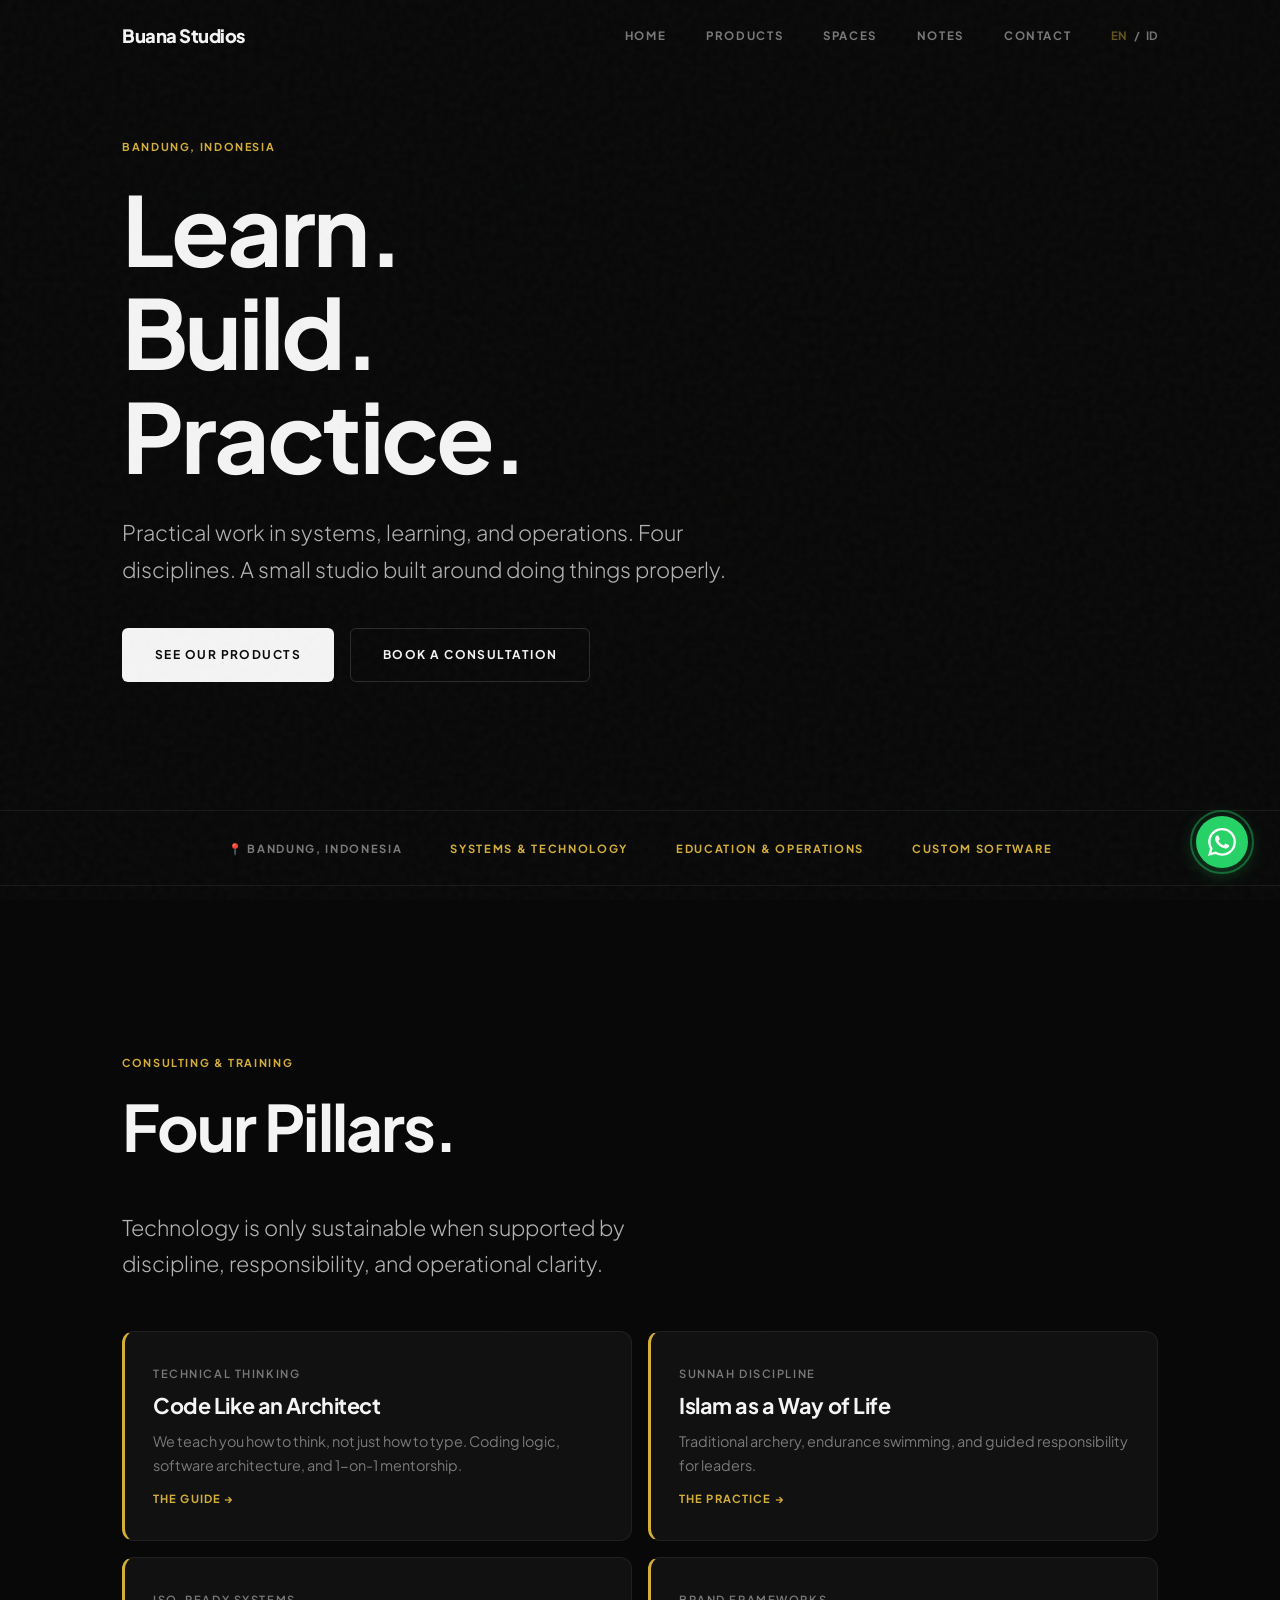
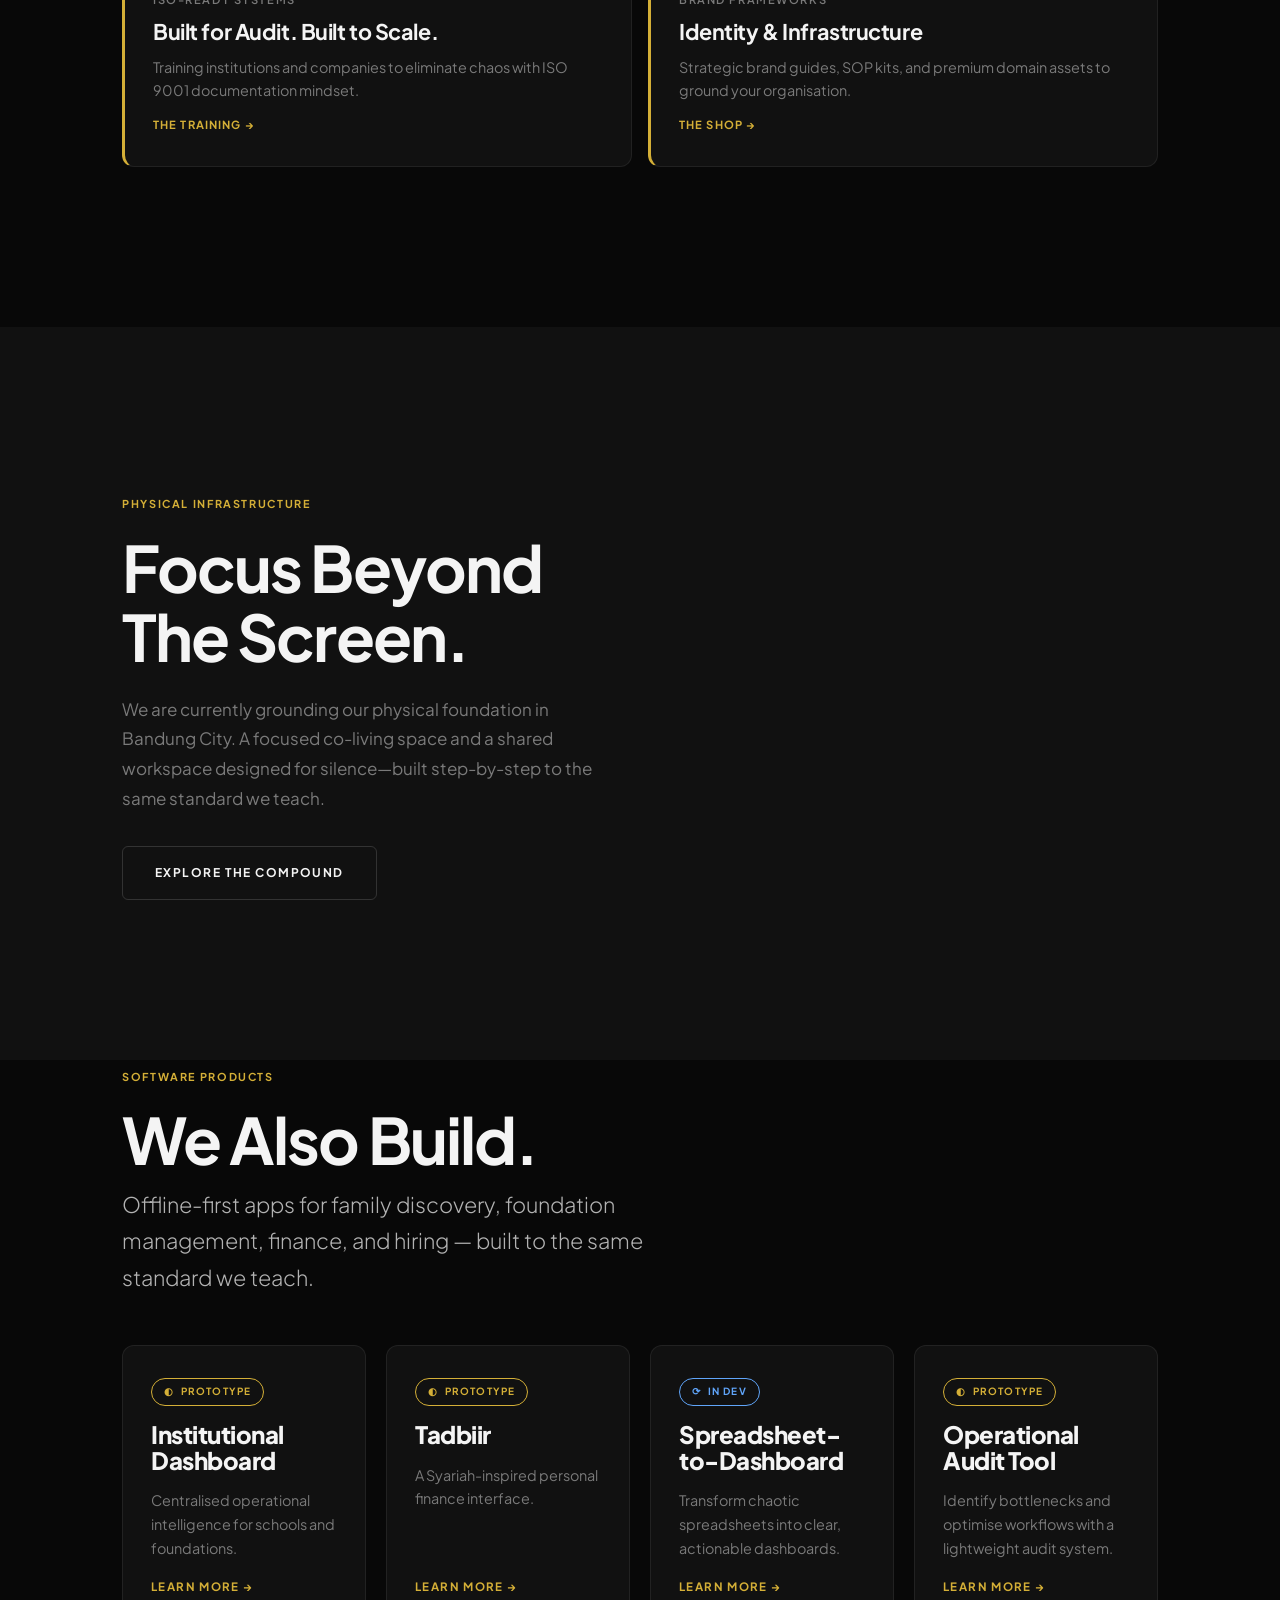
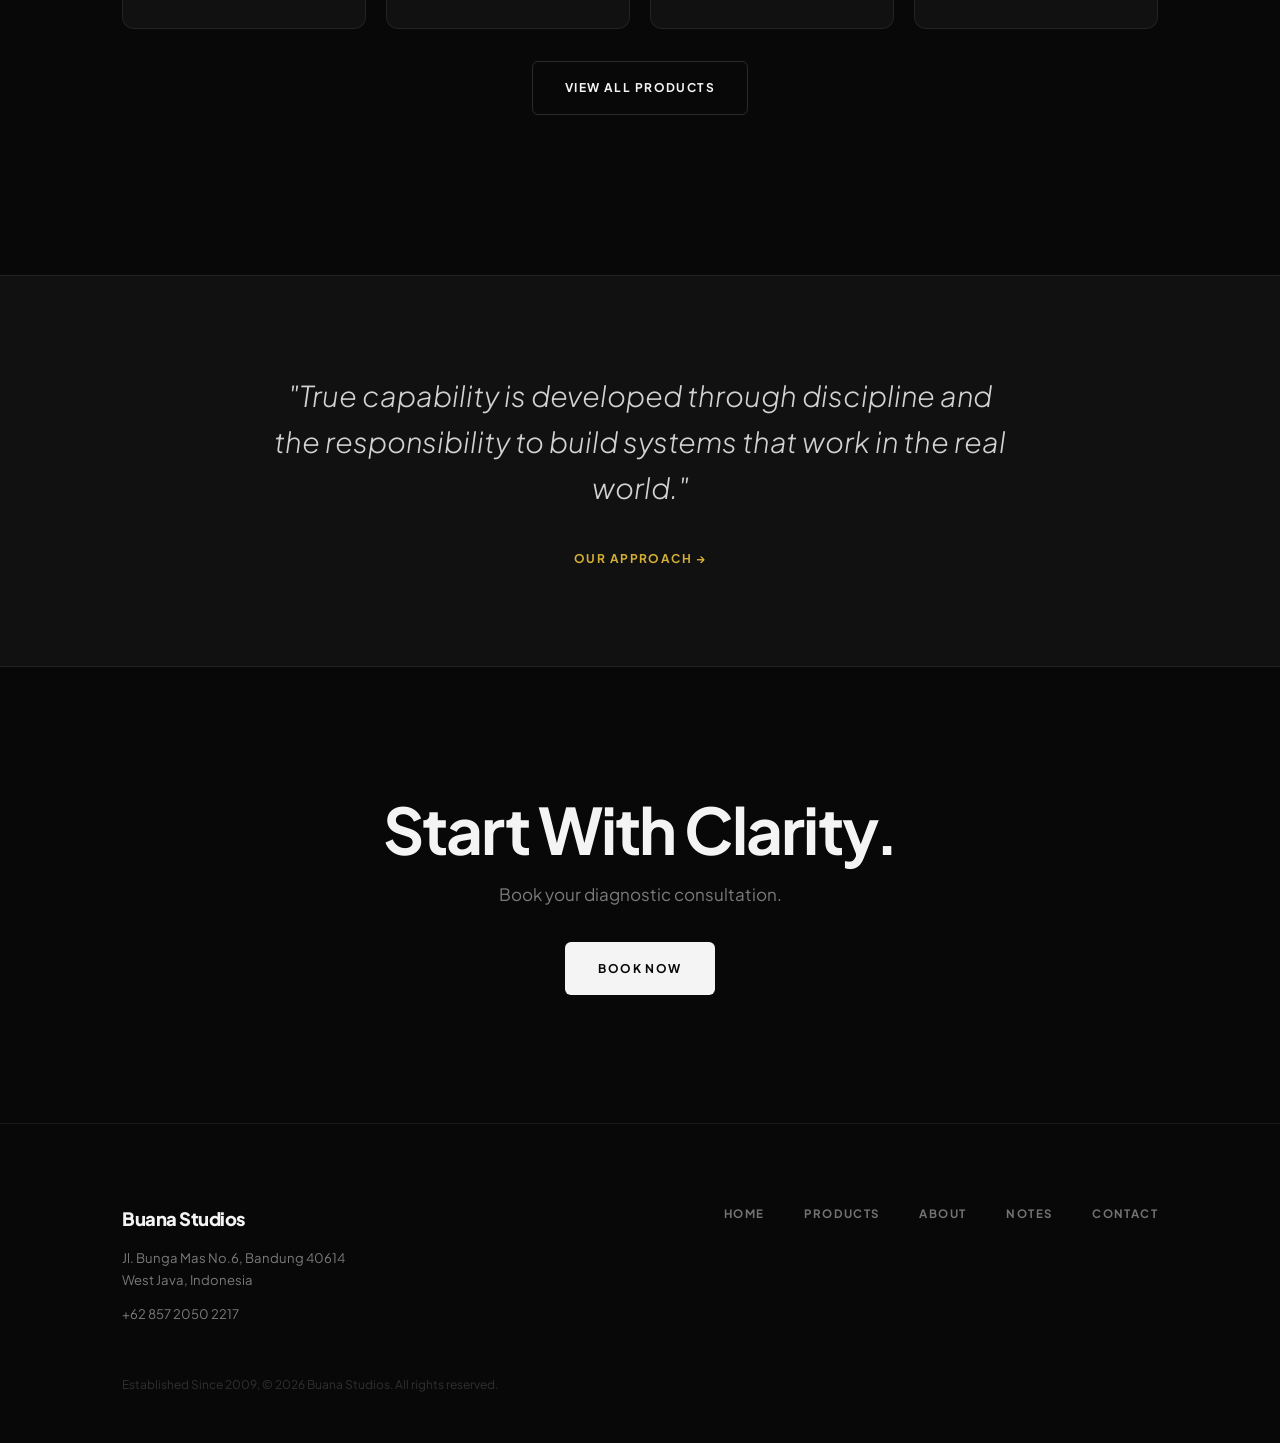
<file: v1/index.html>
<!DOCTYPE html>
<html lang="en">

<head>
  <meta charset="UTF-8">
  <meta name="viewport" content="width=device-width, initial-scale=1.0, maximum-scale=1.0, user-scalable=no">
  <title>Buana Studios | Learn. Build. Practice.</title>
  <meta name="description"
    content="Buana Studios — a focused studio offering technical mentorship, ISO systems consulting, Sunnah discipline training, and custom software products from Bandung, Indonesia.">
  <link href="https://fonts.googleapis.com/css2?family=Plus+Jakarta+Sans:wght@300;400;500;600;700;800&display=swap"
    rel="stylesheet">
  <link rel="stylesheet" href="css/style.css">
  <link rel="manifest" href="manifest.json">

  <!-- SEO & Social -->
  <meta property="og:title" content="Buana Studios | Learn. Build. Practice.">
  <meta property="og:description"
    content="Technical thinking, ISO-ready systems, and Sunnah discipline. A focused studio built around doing things properly.">
  <meta property="og:url" content="https://buanastudios.github.io/">
  <meta property="og:type" content="website">
  <meta name="twitter:card" content="summary_large_image">
  <meta name="theme-color" content="#080808">
</head>

<body data-lang="en">

  <!-- Navbar -->
  <nav class="navbar">
    <div class="container nav-inner">
      <a href="index.html" class="logo">Buana Studios</a>
      <div class="nav-links">
        <a href="index.html"><span class="en">Home</span><span class="id">Beranda</span></a>
        <a href="products.html"><span class="en">Products</span><span class="id">Produk</span></a>
        <a href="spaces.html"><span class="en">Spaces</span><span class="id">Ruang</span></a>
        <a href="journal.html"><span class="en">Notes</span><span class="id">Catatan</span></a>
        <a href="contact.html"><span class="en">Contact</span><span class="id">Kontak</span></a>
        <div class="lang-toggle" onclick="toggleLang()">
          <span id="btn-en">EN</span> / <span id="btn-id">ID</span>
        </div>
      </div>
    </div>
  </nav>

  <!-- Hero -->
  <section class="page-hero">
    <div class="container reveal">
      <span class="label"><span class="en">Bandung, Indonesia</span><span class="id">Bandung, Indonesia</span></span>
      <h1>
        <span class="en">Learn.<br>Build.<br>Practice.</span>
        <span class="id">Belajar.<br>Membangun.<br>Mengerjakan.</span>
      </h1>
      <p class="lead" style="max-width:620px; margin-top:1.75rem;">
        <span class="en">Practical work in systems, learning, and operations. Four disciplines. A small studio built
          around doing things properly.</span>
        <span class="id">Kerja nyata dalam sistem, pembelajaran, dan operasional. Empat disiplin. Di bangunan studio
          kecil inilah kita belajar mengerjakan sesuatu dengan baik &amp; benar.</span>
      </p>
      <div class="btn-group">
        <a href="products.html" class="btn btn-primary">
          <span class="en">See Our Products</span><span class="id">Lihat Produk</span>
        </a>
        <a href="contact.html" class="btn btn-ghost">
          <span class="en">Book a Consultation</span><span class="id">Konsultasi</span>
        </a>
      </div>
    </div>
  </section>

  <!-- Trust Bar -->
  <div class="trust-bar">
    <div class="container">
      <div class="trust-bar-inner">
        <span class="trust-item">📍 Bandung, Indonesia</span>
        <span class="trust-item"><span class="en">Systems &amp; Technology</span><span class="id">Sistem &amp;
            Teknologi</span></span>
        <span class="trust-item"><span class="en">Education &amp; Operations</span><span class="id">Pendidikan &amp;
            Operasional</span></span>
        <span class="trust-item"><span class="en">Custom Software</span><span class="id">Perangkat
            Lunak Sesuai Kebutuhan</span></span>
      </div>
    </div>
  </div>

  <!-- Wing 1: Consulting Pillars -->
  <section class="section">
    <div class="container reveal">
      <span class="label"><span class="en">Consulting &amp; Training</span><span class="id">Konsultasi &amp;
          Pelatihan</span></span>
      <h2 style="margin-bottom:3rem;">
        <span class="en">Four Pillars.</span>
        <span class="id">Empat Pilar.</span>
      </h2>
      <p class="lead" style="max-width:600px; margin-bottom:3rem;">
        <span class="en">Technology is only sustainable when supported by discipline, responsibility, and operational
          clarity.</span>
        <span class="id">Teknologi hanya bertahan jika didukung dengan kedisiplinan, tanggung-jawab, dan kejelasan
          operasional.</span>
      </p>
      <div class="pillar-grid">
        <a href="learning.html" class="pillar-card">
          <h4><span class="en">Technical Thinking</span><span class="id">Logika Berpikir</span></h4>
          <h3><span class="en">Code Like an Architect</span><span class="id">Menulis <i>code</i> layaknya Arsitek</span>
          </h3>
          <p><span class="en">We teach you how to think, not just how to type. Coding logic, software architecture, and
              1-on-1 mentorship.</span><span class="id">Kami mengajarkan cara berpikir, bukan sekadar mengetik. Logika
              kode, arsitektur, dan pendampingan 1-on-1.</span></p>
          <span class="go"><span class="en">The Guide →</span><span class="id">Panduan →</span></span>
        </a>
        <a href="practice.html" class="pillar-card">
          <h4><span class="en">Sunnah Discipline</span><span class="id">Disiplin Menerapkan Sunnah</span></h4>
          <h3><span class="en">Islam as a Way of Life</span><span class="id">Islam Sebagai Cara Hidup</span></h3>
          <p><span class="en">Traditional archery, endurance swimming, and guided responsibility for
              leaders.</span><span class="id">Solat Tepat Waktu, Memanah, Berenang, dan Bimbingan tanggung jawab bagi
              pemimpin.</span></p>
          <span class="go"><span class="en">The Practice →</span><span class="id">Praktik →</span></span>
        </a>
        <a href="systems.html" class="pillar-card">
          <h4><span class="en">ISO-Ready Systems</span><span class="id">Sistem Standar ISO</span></h4>
          <h3><span class="en">Built for Audit. Built to Scale.</span><span class="id">Siap Audit. Siap Tumbuh.</span>
          </h3>
          <p><span class="en">Training institutions and companies to eliminate chaos with ISO 9001 documentation
              mindset.</span><span class="id">Melatih institusi dan perusahaan menghilangkan kekacauan dengan pola pikir
              dokumentasi ISO 9001.</span></p>
          <span class="go"><span class="en">The Training →</span><span class="id">Pelatihan →</span></span>
        </a>
        <a href="essentials.html" class="pillar-card">
          <h4><span class="en">Brand Frameworks</span><span class="id">Kerangka Brand</span></h4>
          <h3><span class="en">Identity &amp; Infrastructure</span><span class="id">Identitas &amp; Infrastruktur</span>
          </h3>
          <p><span class="en">Strategic brand guides, SOP kits, and premium domain assets to ground your
              organisation.</span><span class="id">Panduan brand strategis, paket SOP, dan aset domain premium untuk
              memantapkan organisasi Anda.</span></p>
          <span class="go"><span class="en">The Shop →</span><span class="id">Produk →</span></span>
        </a>
      </div>
    </div>
  </section>

  <!-- Wing 2: Spaces & Infrastructure -->
  <section class="section" style="background:var(--bg-card); overflow:hidden;">
    <div class="container reveal">
      <div style="display:grid; grid-template-columns: 1fr; gap:3rem; align-items:center;">
        <div style="max-width:500px;">
          <span class="label"><span class="en">Physical Infrastructure</span><span class="id">Infrastruktur
              Fisik</span></span>
          <h2 style="margin-bottom:1.5rem;">
            <span class="en">Focus Beyond<br>The Screen.</span>
            <span class="id">Lebih Dari<br>Sekedar Layar.</span>
          </h2>
          <p class="text-muted" style="margin-bottom:2rem;">
            <span class="en">We are currently grounding our physical foundation in Bandung City. A focused co-living
              space
              and a shared workspace designed for silence—built step-by-step to the same standard we teach.</span>
            <span class="id">Kami sedang memantapkan fondasi fisik kami di Kota Bandung. Ruang hunian terfokus dan ruang
              kerja bersama yang dirancang untuk ketenangan—dibangun selangkah demi selangkah dengan standar yang sama
              dengan yang kami ajarkan.</span>
          </p>
          <a href="spaces.html" class="btn btn-ghost">
            <span class="en">Explore the Compound</span><span class="id">Jelajahi Kompleks</span>
          </a>
        </div>
      </div>
    </div>
  </section>

   <!-- Wing 2: Software Products teaser -->
   <section class="section" style="padding-top:0;">
     <div class="container reveal">
       <span class="label"><span class="en">Software Products</span><span class="id">Produk Perangkat Lunak</span></span>
       <h2 style="margin-bottom:0.75rem;">
         <span class="en">We Also Build.</span>
         <span class="id">Kami Juga Membangun.</span>
       </h2>
       <p class="lead" style="max-width:600px; margin-bottom:3rem;">
         <span class="en">Offline-first apps for family discovery, foundation management, finance, and hiring — built to
           the same standard we teach.</span>
         <span class="id">Aplikasi offline-first untuk silsilah keluarga, manajemen yayasan, keuangan, dan rekrutmen —
           dibangun dengan standar yang sama yang kami ajarkan.</span>
       </p>
       <div class="product-grid" id="home-product-grid">
         <!-- Products injected by JavaScript -->
       </div>
       <div style="margin-top:2rem; text-align:center;">
         <a href="products.html" class="btn btn-ghost"><span class="en">View All Products</span><span class="id">Semua
             Produk</span></a>
       </div>
     </div>
   </section>

  <!-- Quote -->
  <div class="quote-band reveal">
    <div class="container">
      <blockquote>
        <span class="en">"True capability is developed through discipline and the responsibility to build systems that
          work in the real world."</span>
        <span class="id">"Kemampuan sejati dikembangkan melalui disiplin dan tanggung jawab membangun sistem yang
          benar-benar bekerja di dunia nyata."</span>
      </blockquote>
      <a href="about.html" class="text-accent"
        style="font-size:0.75rem; font-weight:700; text-transform:uppercase; letter-spacing:0.12em;">
        <span class="en">Our Approach →</span><span class="id">Pendekatan Kami →</span>
      </a>
    </div>
  </div>

  <!-- CTA -->
  <section class="cta-section reveal">
    <div class="container">
      <h2><span class="en">Start With Clarity.</span><span class="id">Mulai Dengan Kejelasan.</span></h2>
      <p class="text-muted" style="margin-bottom:2rem;">
        <span class="en">Book your diagnostic consultation.</span>
        <span class="id">Jadwalkan konsultasi diagnostik Anda.</span>
      </p>
      <a href="contact.html" class="btn btn-primary">
        <span class="en">Book Now</span><span class="id">Pesan Sekarang</span>
      </a>
    </div>
  </section>

  <!-- Footer -->
  <footer class="footer">
    <div class="container">
      <div class="footer-inner">
        <div class="footer-brand">
          <span class="logo">Buana Studios</span>
          <span class="addr">Jl. Bunga Mas No.6, Bandung 40614<br>West Java, Indonesia</span>
          <a href="tel:+6285720502217" class="addr">+62 857 2050 2217</a>
        </div>
        <nav class="footer-nav">
          <a href="index.html"><span class="en">Home</span><span class="id">Beranda</span></a>
          <a href="products.html"><span class="en">Products</span><span class="id">Produk</span></a>
          <a href="about.html"><span class="en">About</span><span class="id">Tentang</span></a>
          <a href="journal.html"><span class="en">Notes</span><span class="id">Catatan</span></a>
          <a href="contact.html"><span class="en">Contact</span><span class="id">Kontak</span></a>
        </nav>
      </div>
      <p class="footer-copy">Established Since 2009, © 2026 Buana Studios. All rights reserved.</p>
    </div>
  </footer>

  <!-- Bottom Tab Bar -->
  <nav class="bottom-tab-bar">
    <a href="index.html" class="tab-item"><svg fill="none" viewBox="0 0 24 24" stroke="currentColor" stroke-width="1.8">
        <path stroke-linecap="round" stroke-linejoin="round"
          d="M3 9.75L12 3l9 6.75V21a.75.75 0 01-.75.75H15.75A.75.75 0 0115 21v-5.25H9V21a.75.75 0 01-.75.75H3.75A.75.75 0 013 21V9.75z" />
      </svg><span class="en">Home</span><span class="id">Beranda</span></a>
    <a href="products.html" class="tab-item"><svg fill="none" viewBox="0 0 24 24" stroke="currentColor"
        stroke-width="1.8">
        <path stroke-linecap="round" stroke-linejoin="round"
          d="M20.25 7.5l-.625 10.632a2.25 2.25 0 01-2.247 2.118H6.622a2.25 2.25 0 01-2.247-2.118L3.75 7.5M10 11.25h4M3.375 7.5h17.25c.621 0 1.125-.504 1.125-1.125v-1.5c0-.621-.504-1.125-1.125-1.125H3.375c-.621 0-1.125.504-1.125 1.125v1.5c0 .621.504 1.125 1.125 1.125z" />
      </svg><span class="en">Products</span><span class="id">Produk</span></a>
    <a href="spaces.html" class="tab-item"><svg fill="none" viewBox="0 0 24 24" stroke="currentColor"
        stroke-width="1.8">
        <path stroke-linecap="round" stroke-linejoin="round"
          d="M2.25 12l8.954-8.955c.44-.439 1.152-.439 1.591 0L21.75 12M4.5 9.75v10.125c0 .621.504 1.125 1.125 1.125H9.75v-4.875c0-.621.504-1.125 1.125-1.125h2.25c.621 0 1.125.504 1.125 1.125V21h4.125c.621 0 1.125-.504 1.125-1.125V9.75M8.25 21h8.25" />
      </svg><span class="en">Spaces</span><span class="id">Ruang</span></a>
    <a href="journal.html" class="tab-item"><svg fill="none" viewBox="0 0 24 24" stroke="currentColor"
        stroke-width="1.8">
        <path stroke-linecap="round" stroke-linejoin="round"
          d="M16.862 4.487l1.687-1.688a1.875 1.875 0 112.652 2.652L10.582 16.07a4.5 4.5 0 01-1.897 1.13L6 18l.8-2.685a4.5 4.5 0 011.13-1.897l8.932-8.931z" />
      </svg><span class="en">Notes</span><span class="id">Catatan</span></a>
    <a href="contact.html" class="tab-item"><svg fill="none" viewBox="0 0 24 24" stroke="currentColor"
        stroke-width="1.8">
        <path stroke-linecap="round" stroke-linejoin="round"
          d="M21.75 6.75v10.5a2.25 2.25 0 01-2.25 2.25h-15a2.25 2.25 0 01-2.25-2.25V6.75m19.5 0A2.25 2.25 0 0019.5 4.5h-15a2.25 2.25 0 00-2.25 2.25m19.5 0v.243a2.25 2.25 0 01-1.07 1.916l-7.5 4.615a2.25 2.25 0 01-2.36 0L3.32 8.91a2.25 2.25 0 01-1.07-1.916V6.75" />
      </svg><span class="en">Contact</span><span class="id">Kontak</span></a>
  </nav>

  <!-- WhatsApp FAB -->
  <a href="https://wa.me/628511778517?text=Hello%20Buana%20Studios%2C%20I%20found%20your%20website%20and%20would%20like%20to%20inquire."
    class="whatsapp-fab" target="_blank" rel="noopener" aria-label="WhatsApp">
    <svg viewBox="0 0 24 24" fill="white">
      <path
        d="M17.472 14.382c-.297-.149-1.758-.867-2.03-.967-.273-.099-.471-.148-.67.15-.197.297-.767.966-.94 1.164-.173.199-.347.223-.644.075-.297-.15-1.255-.463-2.39-1.475-.883-.788-1.48-1.761-1.653-2.059-.173-.297-.018-.458.13-.606.134-.133.298-.347.446-.52.149-.174.198-.298.298-.497.099-.198.05-.371-.025-.52-.075-.149-.669-1.612-.916-2.207-.242-.579-.487-.5-.669-.51-.173-.008-.371-.01-.57-.01-.198 0-.52.074-.792.372-.272.297-1.04 1.016-1.04 2.479 0 1.462 1.065 2.875 1.213 3.074.149.198 2.096 3.2 5.077 4.487.709.306 1.262.489 1.694.625.712.227 1.36.195 1.871.118.571-.085 1.758-.719 2.006-1.413.248-.694.248-1.289.173-1.413-.074-.124-.272-.198-.57-.347m-5.421 7.403h-.004a9.87 9.87 0 01-5.031-1.378l-.361-.214-3.741.982.998-3.648-.235-.374a9.86 9.86 0 01-1.51-5.26c.001-5.45 4.436-9.884 9.888-9.884 2.64 0 5.122 1.03 6.988 2.898a9.825 9.825 0 012.893 6.994c-.003 5.45-4.437 9.884-9.885 9.884m8.413-18.297A11.815 11.815 0 0012.05 0C5.495 0 .16 5.335.157 11.892c0 2.096.547 4.142 1.588 5.945L.057 24l6.305-1.654a11.882 11.882 0 005.683 1.448h.005c6.554 0 11.89-5.335 11.893-11.893a11.821 11.821 0 00-3.48-8.413z" />
    </svg>
  </a>

  <script src="js/main.js"></script>
</body>

</html>
</file>
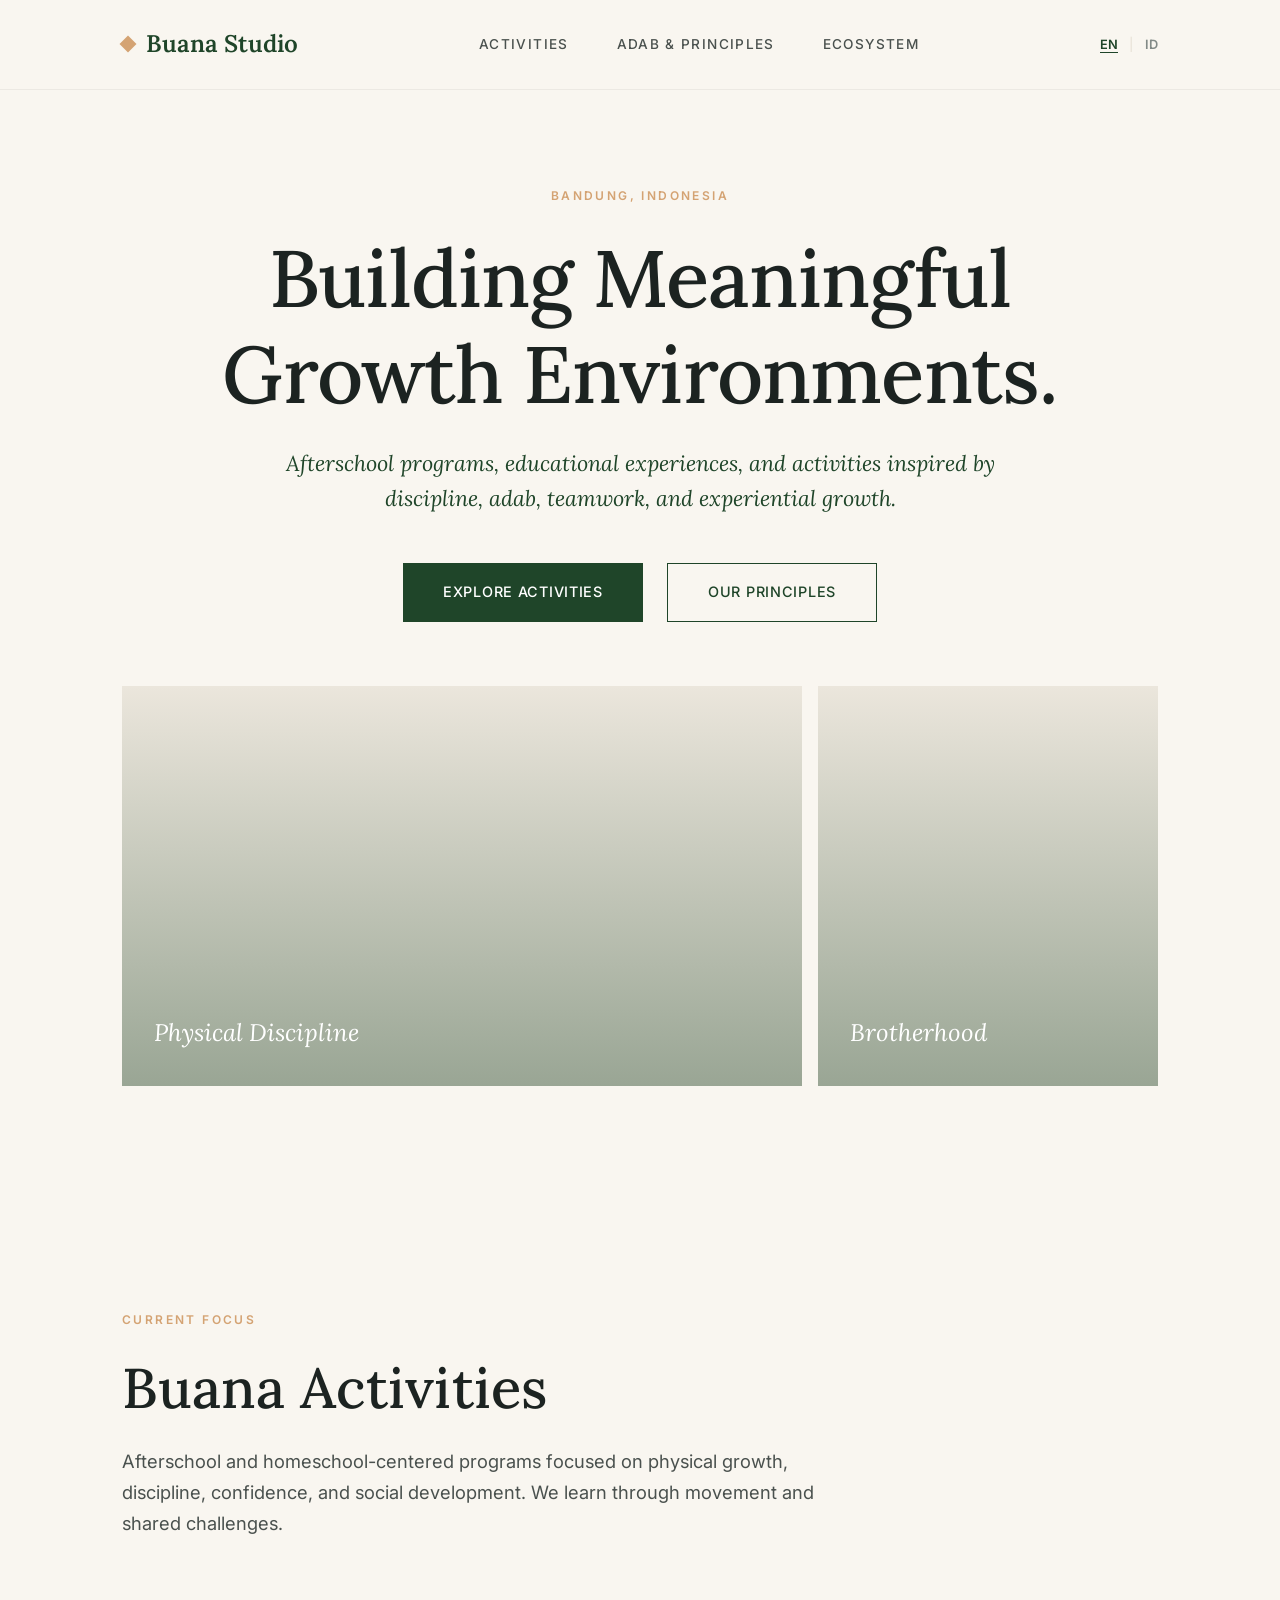
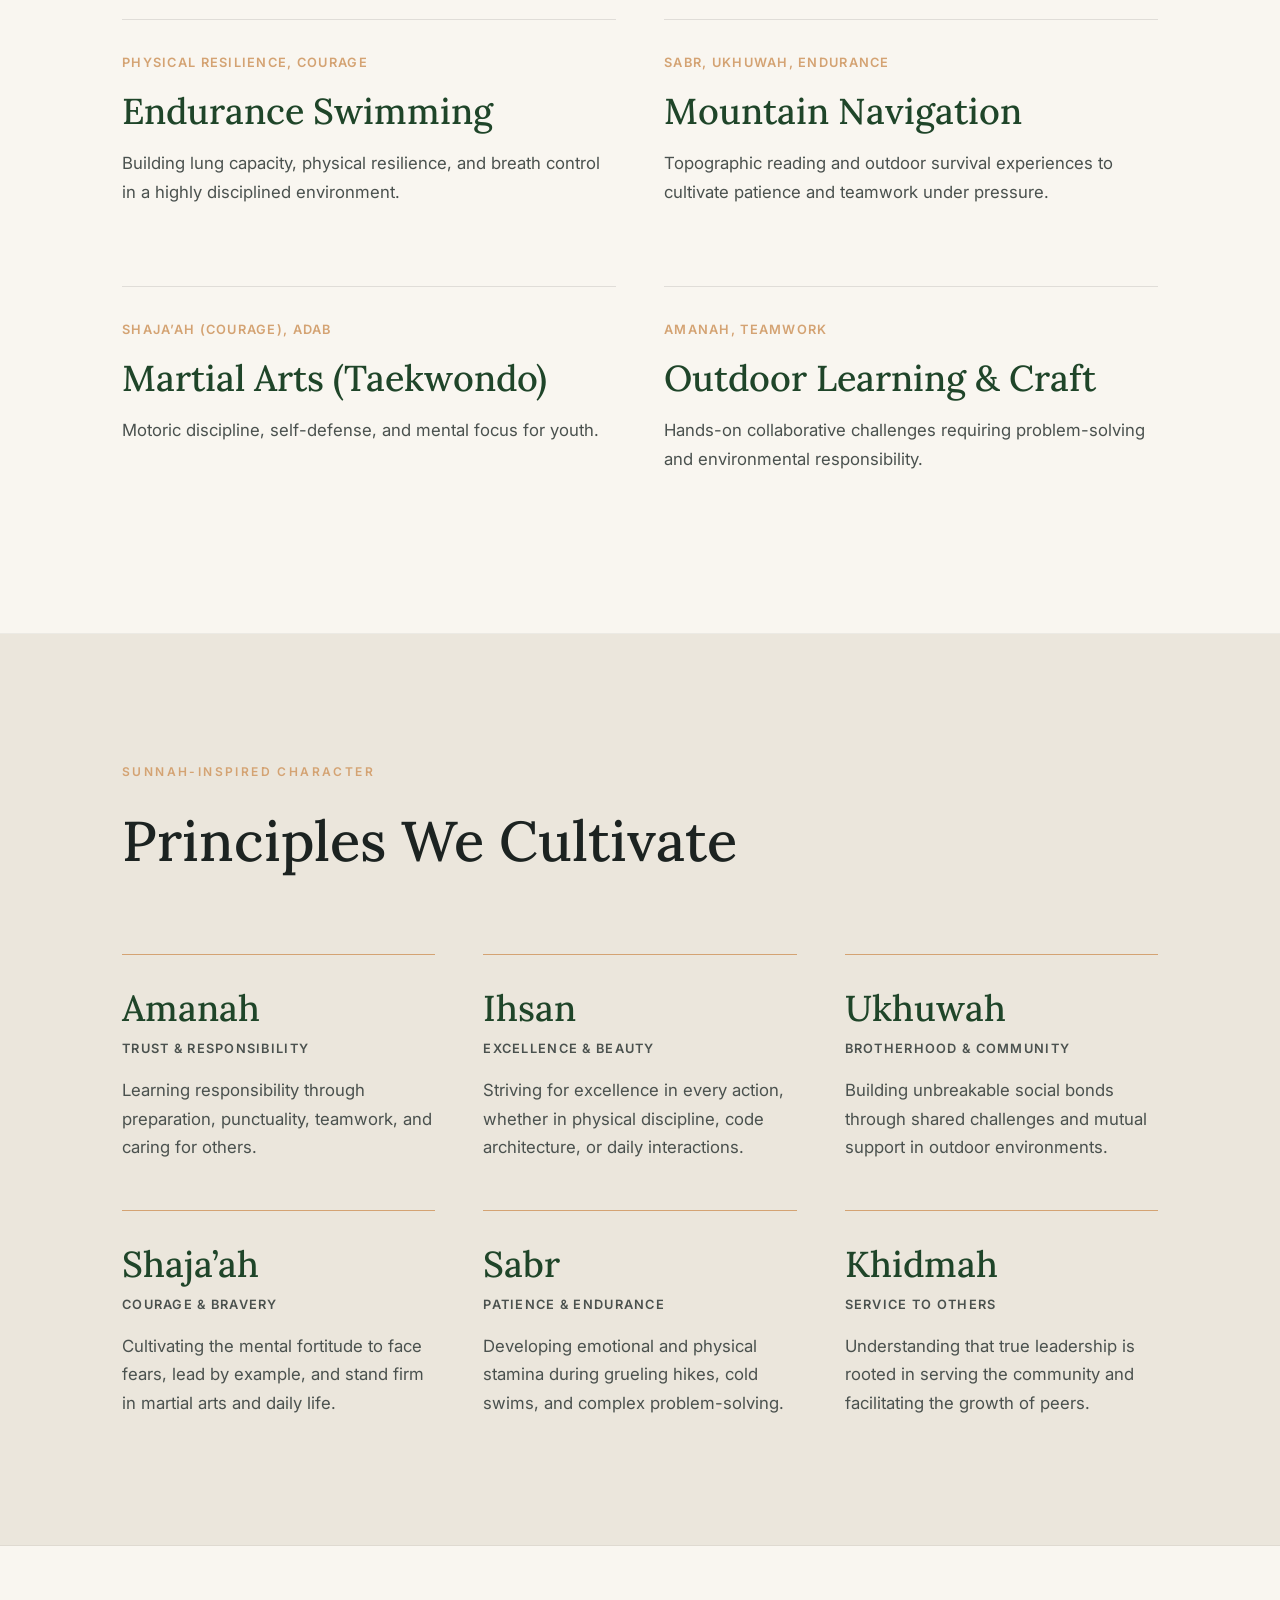
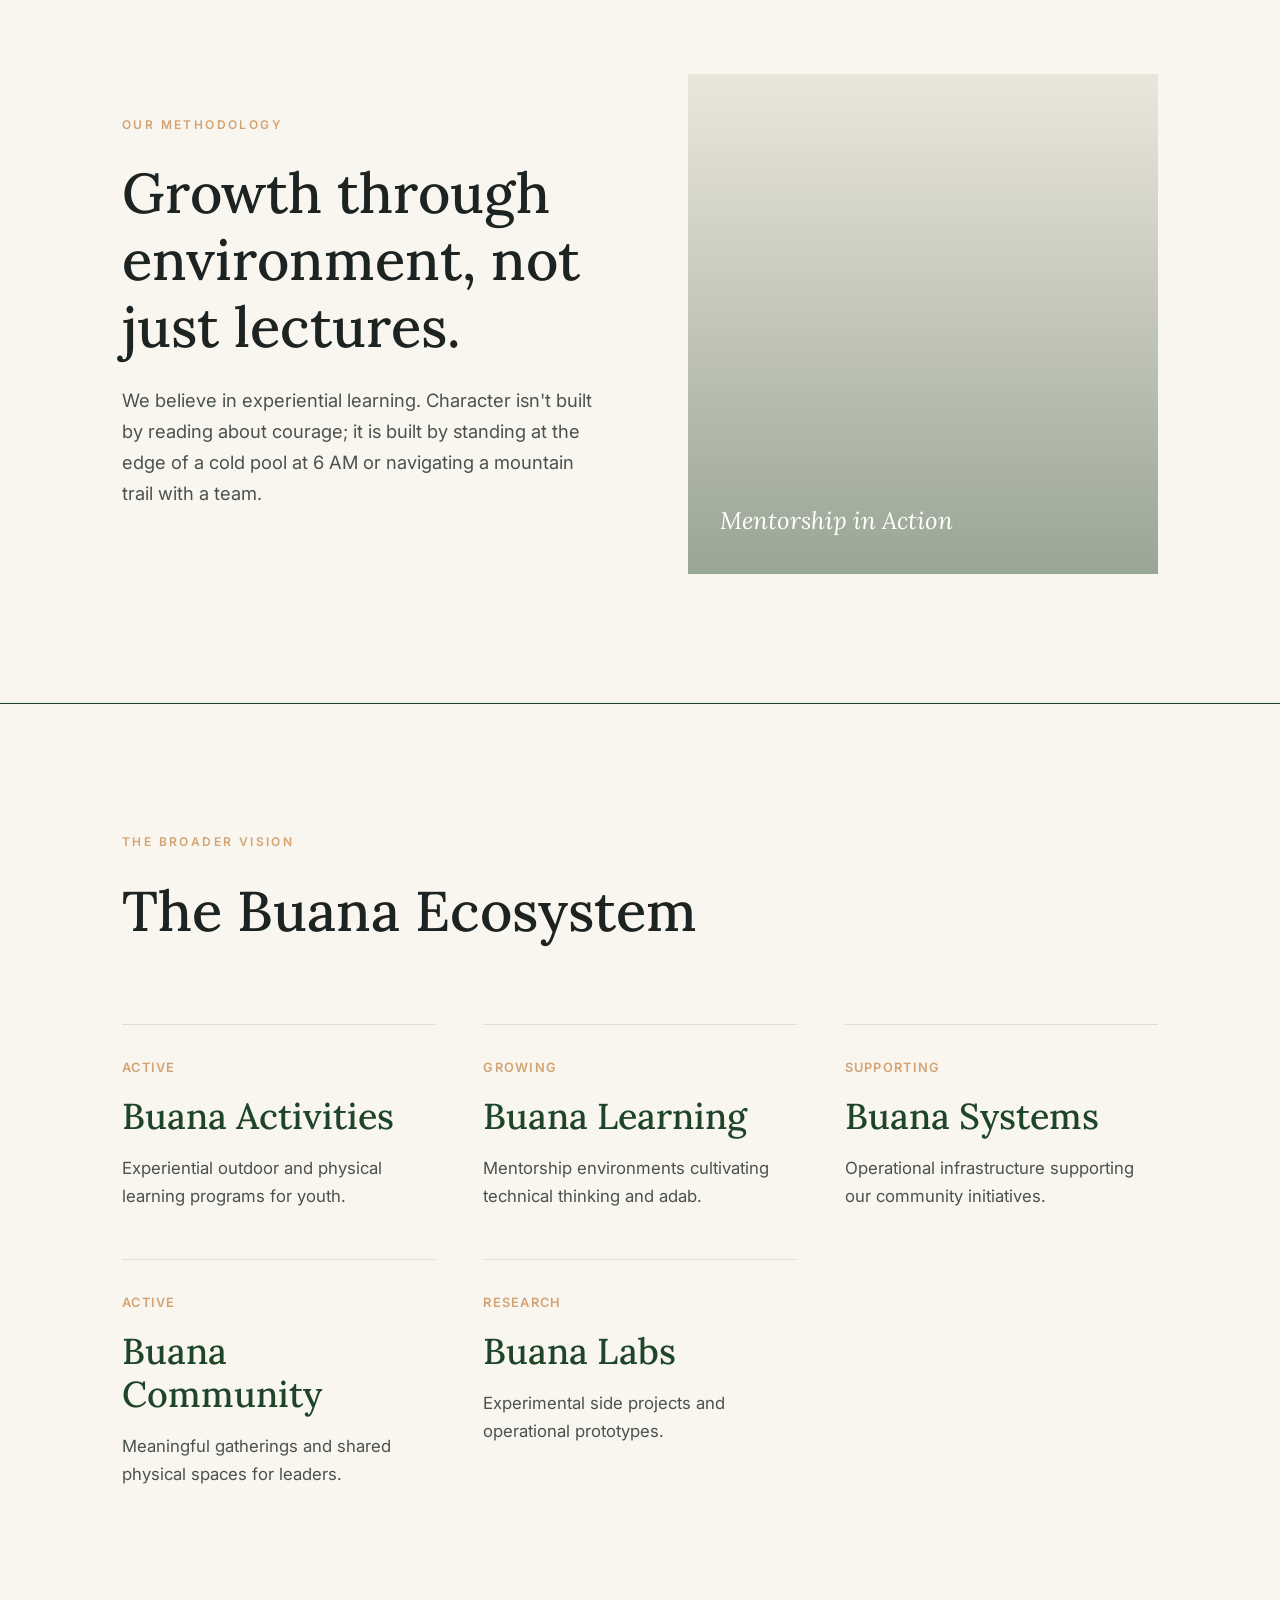
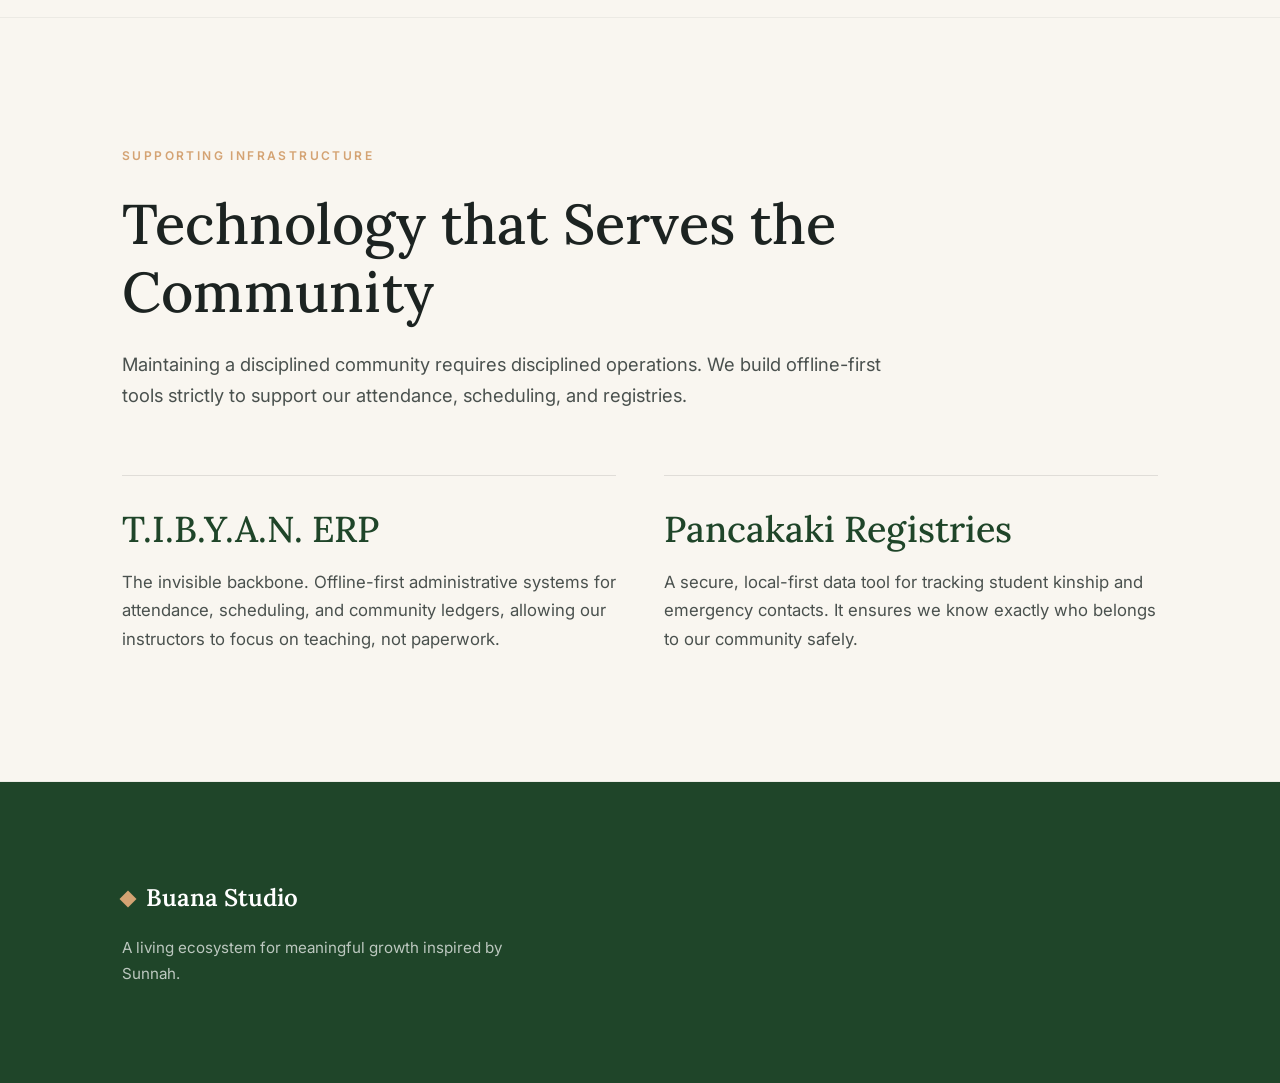
<file: v2/index.html>
<!DOCTYPE html>
<html lang="en">
<head>
  <meta charset="UTF-8">
  <meta name="viewport" content="width=device-width, initial-scale=1.0">
  <title>Buana Studio | Sunnah-Inspired Ecosystem</title>
  <link rel="stylesheet" href="style.css">
</head>
<body data-lang="en">

  <nav class="navbar">
    <div class="container flex-between">
      <a href="#" class="logo">
        <span class="logo-mark"></span>
        Buana Studio
      </a>
      <div class="nav-links">
        <a href="#activities"><span class="en">Activities</span><span class="id">Aktivitas</span></a>
        <a href="#principles"><span class="en">Adab & Principles</span><span class="id">Adab & Prinsip</span></a>
        <a href="#ecosystem"><span class="en">Ecosystem</span><span class="id">Ekosistem</span></a>
      </div>
      <div class="lang-switch" id="lang-switch">
        <span id="btn-en" class="active">EN</span> <span style="color:var(--bg-secondary); margin:0 0.5rem;">|</span> <span id="btn-id">ID</span>
      </div>
    </div>
  </nav>

  <!-- Hero Section -->
  <header class="section hero">
    <div class="container">
      <div class="hero-content reveal">
        <span class="section-label">
          <span class="en">Bandung, Indonesia</span><span class="id">Bandung, Indonesia</span>
        </span>
        <h1>
          <span class="en">Building Meaningful Growth Environments.</span>
          <span class="id">Membangun Lingkungan Pertumbuhan Bermakna.</span>
        </h1>
        <p class="lead" style="margin: 0 auto 3rem;">
          <span class="en">Afterschool programs, educational experiences, and activities inspired by discipline, adab, teamwork, and experiential growth.</span>
          <span class="id">Program pascasekolah, pengalaman pendidikan, dan kegiatan yang terinspirasi oleh disiplin, adab, kerja sama tim, dan pertumbuhan berbasis pengalaman.</span>
        </p>
        <div style="display: flex; gap: 1.5rem; justify-content: center; flex-wrap: wrap;">
          <a href="#activities" class="btn btn-primary">
            <span class="en">Explore Activities</span><span class="id">Jelajahi Aktivitas</span>
          </a>
          <a href="#principles" class="btn btn-outline">
            <span class="en">Our Principles</span><span class="id">Prinsip Kami</span>
          </a>
        </div>
      </div>

      <div class="photo-showcase reveal" style="transition-delay: 0.2s;">
        <div class="photo-frame">
          <div class="pf-label"><span class="en">Physical Discipline</span><span class="id">Disiplin Fisik</span></div>
        </div>
        <div class="photo-frame">
          <div class="pf-label"><span class="en">Brotherhood</span><span class="id">Persaudaraan</span></div>
        </div>
      </div>
    </div>
  </header>

  <!-- Current Initiative -->
  <section id="activities" class="section">
    <div class="container">
      <div class="reveal" style="max-width: 800px; margin-bottom: 5rem;">
        <span class="section-label">
          <span class="en">Current Focus</span><span class="id">Fokus Saat Ini</span>
        </span>
        <h2>
          <span class="en">Buana Activities</span><span class="id">Aktivitas Buana</span>
        </h2>
        <p style="font-size: 1.15rem; max-width: 700px;">
          <span class="en">Afterschool and homeschool-centered programs focused on physical growth, discipline, confidence, and social development. We learn through movement and shared challenges.</span>
          <span class="id">Program berpusat pada pascasekolah dan homeschool yang difokuskan pada pertumbuhan fisik, disiplin, kepercayaan diri, dan perkembangan sosial. Kami belajar melalui gerakan dan tantangan bersama.</span>
        </p>
      </div>
      <div id="activities-container" class="grid grid-2"></div>
    </div>
  </section>

  <!-- Principles We Cultivate -->
  <section id="principles" class="section" style="background: var(--bg-secondary);">
    <div class="container">
      <div class="reveal" style="margin-bottom: 5rem;">
        <span class="section-label">
          <span class="en">Sunnah-Inspired Character</span><span class="id">Karakter Terinspirasi Sunnah</span>
        </span>
        <h2>
          <span class="en">Principles We Cultivate</span><span class="id">Prinsip yang Kami Tanamkan</span>
        </h2>
      </div>
      <div id="principles-container" class="grid grid-3"></div>
    </div>
  </section>

  <!-- How We Learn -->
  <section class="section">
    <div class="container">
      <div class="grid grid-2" style="align-items: center; gap: 6rem;">
        <div class="reveal">
          <span class="section-label">
            <span class="en">Our Methodology</span><span class="id">Metodologi Kami</span>
          </span>
          <h2>
            <span class="en">Growth through environment, not just lectures.</span>
            <span class="id">Pertumbuhan melalui lingkungan, bukan sekadar ceramah.</span>
          </h2>
          <p style="font-size: 1.15rem; margin-bottom: 1.5rem;">
            <span class="en">We believe in experiential learning. Character isn't built by reading about courage; it is built by standing at the edge of a cold pool at 6 AM or navigating a mountain trail with a team.</span>
            <span class="id">Kami percaya pada pembelajaran berbasis pengalaman. Karakter tidak dibangun dengan membaca tentang keberanian; ia dibangun dengan berdiri di tepi kolam dingin pada jam 6 pagi atau menavigasi jalur pegunungan bersama tim.</span>
          </p>
        </div>
        <div class="photo-frame reveal" style="height: 500px;">
          <div class="pf-label"><span class="en">Mentorship in Action</span><span class="id">Mentorship Beraksi</span></div>
        </div>
      </div>
    </div>
  </section>

  <!-- Ecosystem Pillars -->
  <section id="ecosystem" class="section" style="border-top: 1px solid var(--accent-pine);">
    <div class="container reveal">
      <div style="margin-bottom: 5rem;">
        <span class="section-label">
          <span class="en">The Broader Vision</span><span class="id">Visi yang Lebih Luas</span>
        </span>
        <h2>
          <span class="en">The Buana Ecosystem</span><span class="id">Ekosistem Buana</span>
        </h2>
      </div>
      <div id="pillars-container" class="grid grid-3"></div>
    </div>
  </section>

  <!-- Systems (Supporting Layer) -->
  <section id="systems" class="section">
    <div class="container">
      <div class="reveal" style="max-width: 800px; margin-bottom: 4rem;">
        <span class="section-label">
          <span class="en">Supporting Infrastructure</span><span class="id">Infrastruktur Pendukung</span>
        </span>
        <h2>
          <span class="en">Technology that Serves the Community</span><span class="id">Teknologi yang Melayani Komunitas</span>
        </h2>
        <p style="font-size: 1.15rem;">
          <span class="en">Maintaining a disciplined community requires disciplined operations. We build offline-first tools strictly to support our attendance, scheduling, and registries.</span>
          <span class="id">Menjaga komunitas yang disiplin membutuhkan operasi yang disiplin. Kami membangun alat offline-first secara khusus untuk mendukung kehadiran, penjadwalan, dan registri kami.</span>
        </p>
      </div>
      <div id="systems-container" class="grid grid-2"></div>
    </div>
  </section>

  <!-- Footer -->
  <footer style="background: var(--accent-pine); color: #fff; padding: 6rem 0;">
    <div class="container flex-between" style="flex-wrap: wrap; gap: 2rem;">
      <div>
        <div class="logo" style="margin-bottom: 1rem; color: #fff;">
          <span class="logo-mark"></span> Buana Studio
        </div>
        <p style="color: rgba(255,255,255,0.7); font-size: 0.95rem; max-width: 400px;">
          <span class="en">A living ecosystem for meaningful growth inspired by Sunnah.</span>
          <span class="id">Ekosistem hidup untuk pertumbuhan bermakna yang terinspirasi oleh Sunnah.</span>
        </p>
      </div>
    </div>
  </footer>

  <script src="data.js"></script>
  <script src="app.js"></script>
</body>
</html>
</file>
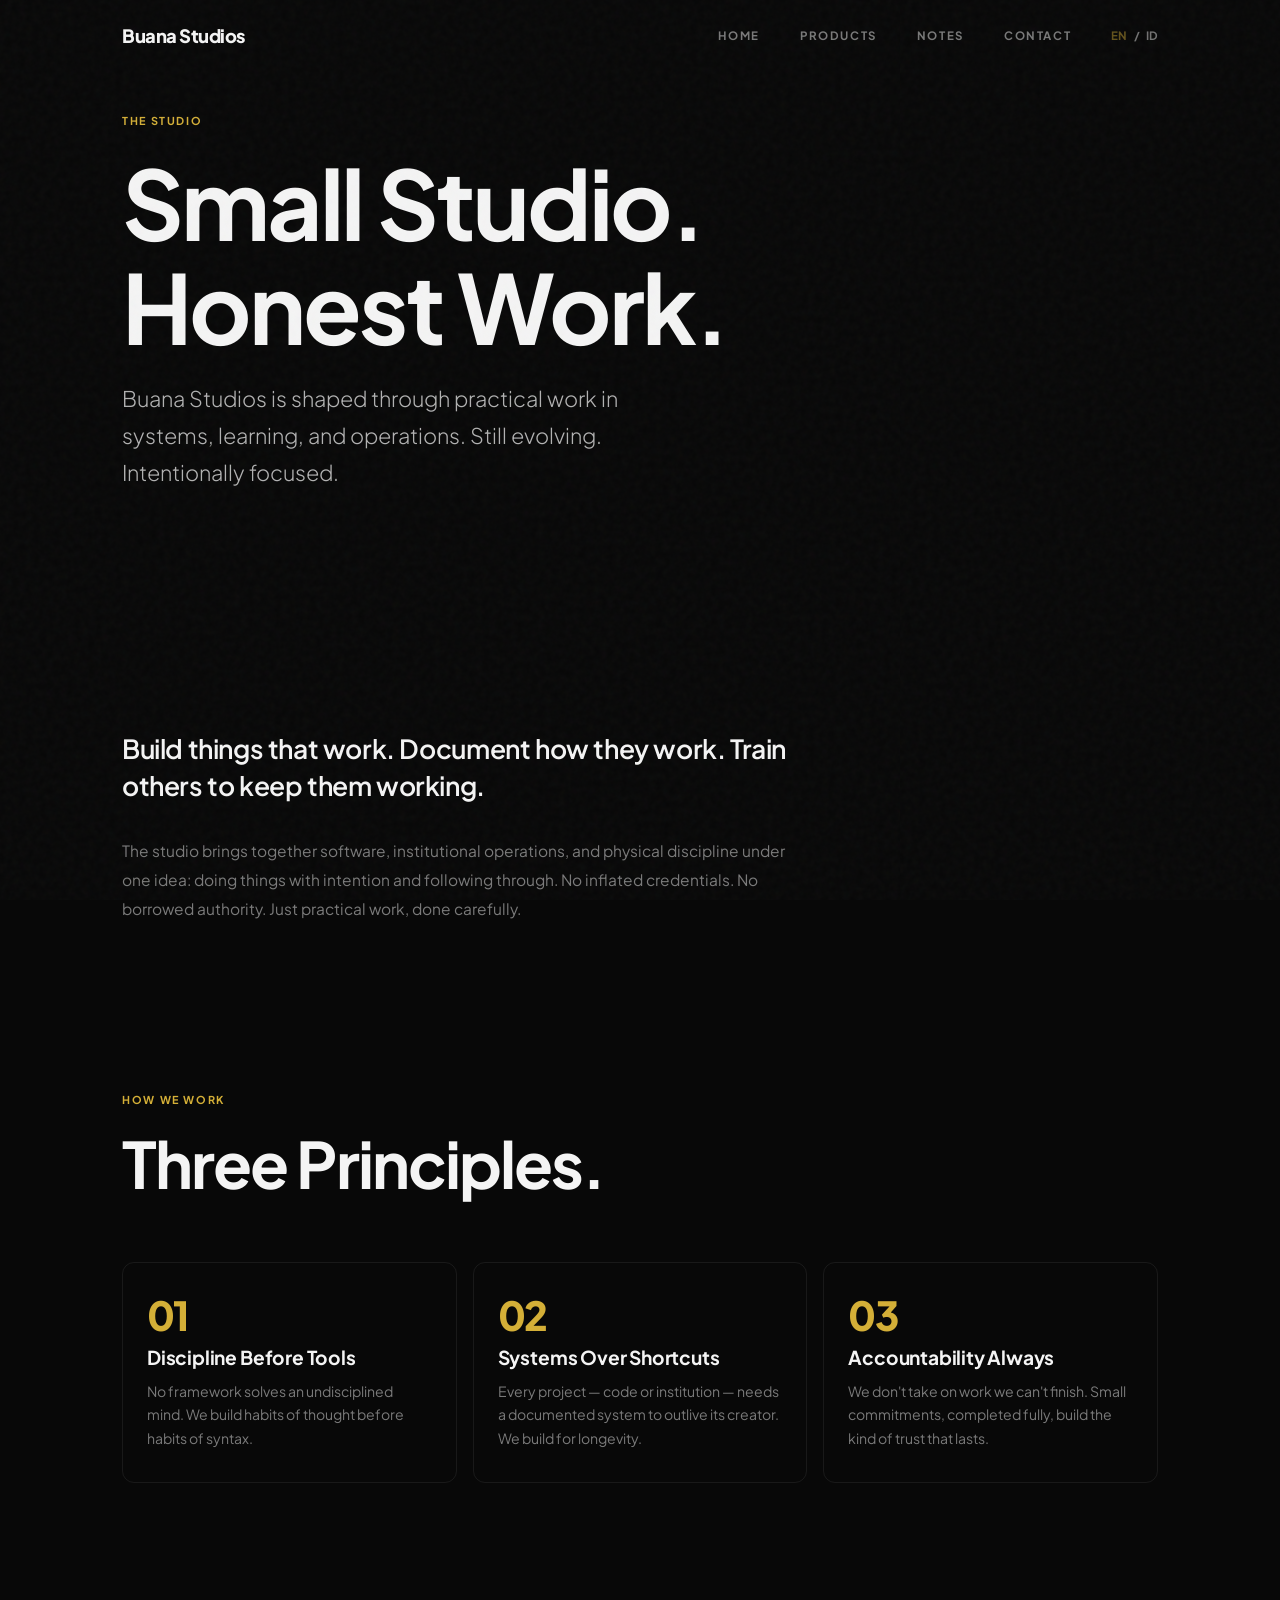
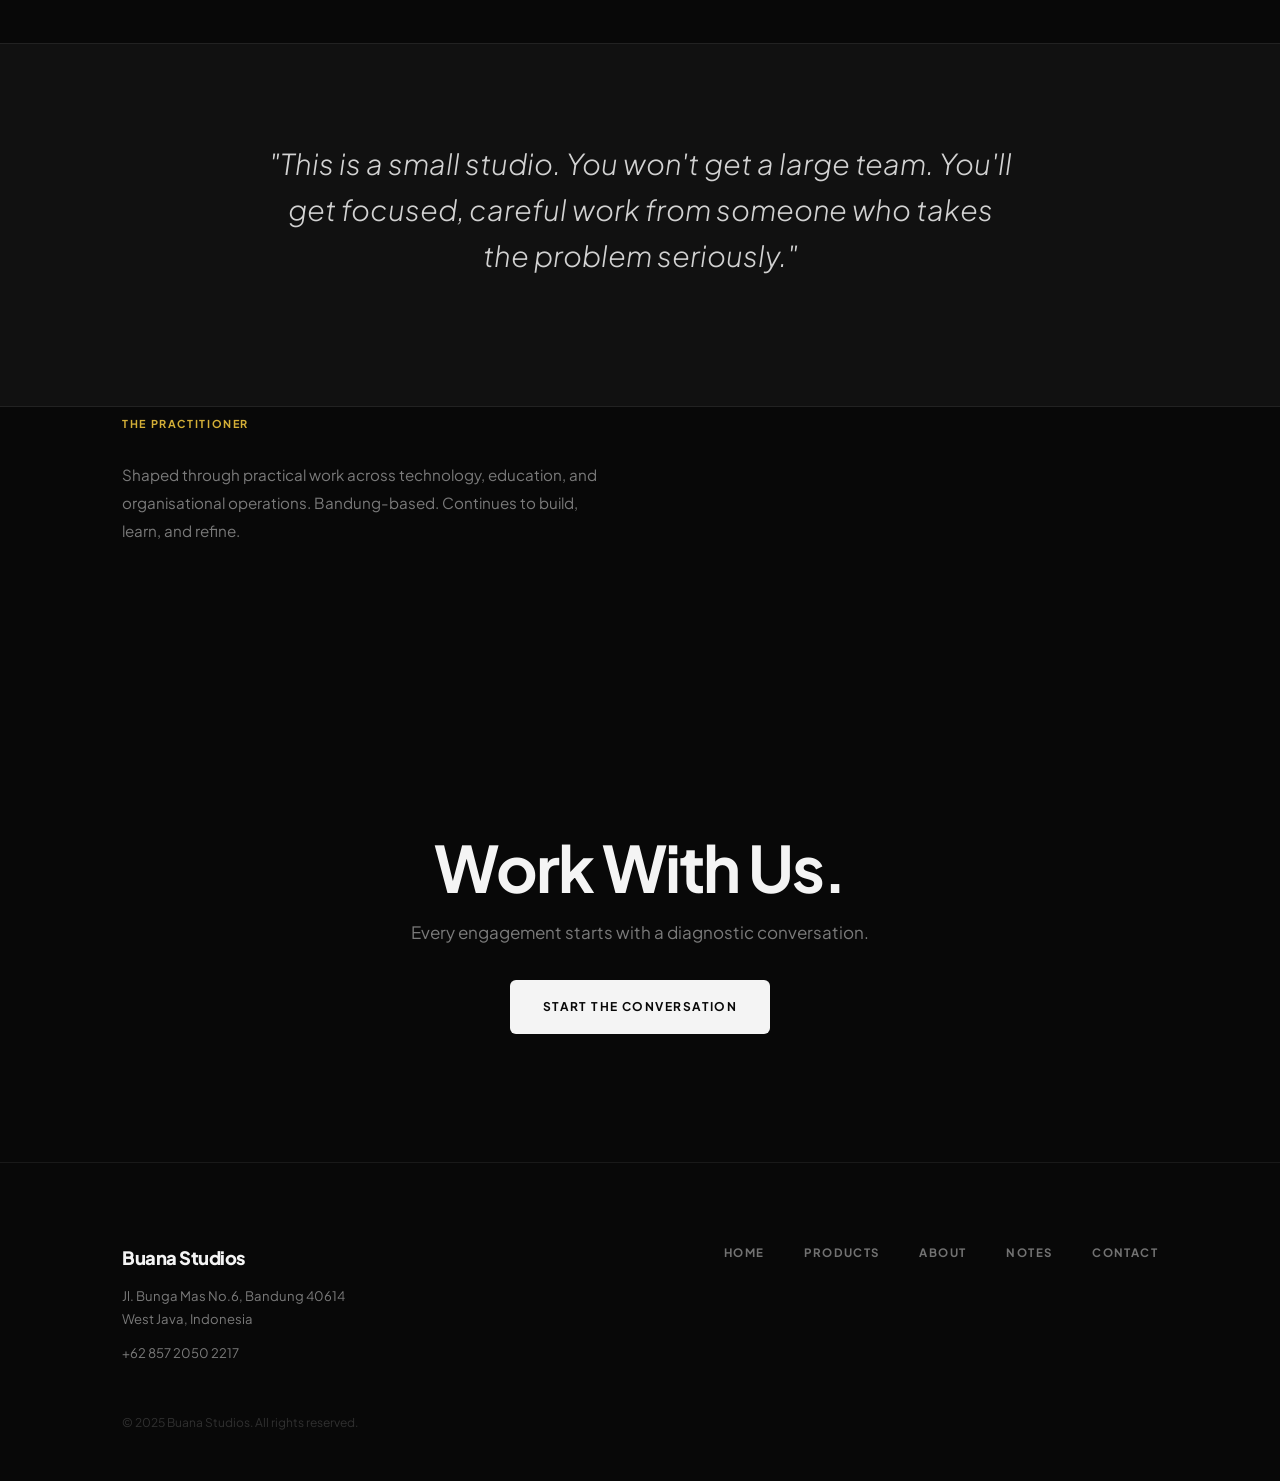
<file: v1/about.html>
<!DOCTYPE html>
<html lang="en">
<head>
  <meta charset="UTF-8">
  <meta name="viewport" content="width=device-width, initial-scale=1.0, maximum-scale=1.0, user-scalable=no">
  <title>Buana Studios | About the Studio</title>
  <meta name="description" content="Buana Studios — a small, focused studio with 18+ years spanning banking architecture, institutional administration, and technical mentorship.">
  <link href="https://fonts.googleapis.com/css2?family=Plus+Jakarta+Sans:wght@300;400;500;600;700;800&display=swap" rel="stylesheet">
  <link rel="stylesheet" href="css/style.css">
  <link rel="manifest" href="manifest.json">
</head>
<body data-lang="en">

  <nav class="navbar scrolled">
    <div class="container nav-inner">
      <a href="index.html" class="logo">Buana Studios</a>
      <div class="nav-links">
        <a href="index.html"><span class="en">Home</span><span class="id">Beranda</span></a>
        <a href="products.html"><span class="en">Products</span><span class="id">Produk</span></a>
        <a href="journal.html"><span class="en">Notes</span><span class="id">Catatan</span></a>
        <a href="contact.html"><span class="en">Contact</span><span class="id">Kontak</span></a>
        <div class="lang-toggle" onclick="toggleLang()">
          <span id="btn-en">EN</span> / <span id="btn-id">ID</span>
        </div>
      </div>
    </div>
  </nav>

  <!-- Hero -->
  <section class="subpage-hero">
    <div class="container reveal">
      <span class="label"><span class="en">The Studio</span><span class="id">Studio Kami</span></span>
      <h1>
        <span class="en">Small Studio.<br>Honest Work.</span>
        <span class="id">Studio Kecil.<br>Kerja Jujur.</span>
      </h1>
      <p class="lead" style="max-width:540px; margin-top:1.5rem;">
        <span class="en">Buana Studios is shaped through practical work in systems, learning, and operations. Still evolving. Intentionally focused.</span>
        <span class="id">Buana Studios dibentuk melalui kerja nyata dalam sistem, pembelajaran, dan operasional. Masih berkembang. Terfokus dengan niat.</span>
      </p>
    </div>
  </section>

  <!-- Philosophy -->
  <section class="section">
    <div class="container reveal">
      <div style="max-width:680px;">
        <p style="font-size:clamp(1.1rem, 2.5vw, 1.65rem); font-weight:600; line-height:1.4; letter-spacing:-0.015em; margin-bottom:2rem;">
          <span class="en">Build things that work. Document how they work. Train others to keep them working.</span>
          <span class="id">Bangun sesuatu yang berjalan. Dokumentasikan cara kerjanya. Latih orang lain untuk mempertahankannya.</span>
        </p>
        <p class="text-muted" style="line-height:1.85; font-size:0.97rem;">
          <span class="en">The studio brings together software, institutional operations, and physical discipline under one idea: doing things with intention and following through. No inflated credentials. No borrowed authority. Just practical work, done carefully.</span>
          <span class="id">Studio ini menyatukan perangkat lunak, operasional institusional, dan disiplin fisik dalam satu gagasan: mengerjakan sesuatu dengan niat dan menyelesaikannya. Tanpa kredensial berlebihan. Tanpa otoritas pinjaman. Hanya kerja nyata, dilakukan dengan teliti.</span>
        </p>
      </div>
    </div>
  </section>

  <!-- Three Principles -->
  <section class="section" style="padding-top:0;">
    <div class="container">
      <div class="reveal">
        <span class="label"><span class="en">How We Work</span><span class="id">Cara Kami Bekerja</span></span>
        <h2><span class="en">Three Principles.</span><span class="id">Tiga Prinsip.</span></h2>
      </div>
      <div class="principle-grid">
        <div class="principle-card reveal">
          <span class="num">01</span>
          <h3><span class="en">Discipline Before Tools</span><span class="id">Disiplin Sebelum Alat</span></h3>
          <p><span class="en">No framework solves an undisciplined mind. We build habits of thought before habits of syntax.</span><span class="id">Tidak ada framework yang bisa mengatasi pikiran yang tidak disiplin. Kami membangun kebiasaan berpikir sebelum kebiasaan sintaksis.</span></p>
        </div>
        <div class="principle-card reveal">
          <span class="num">02</span>
          <h3><span class="en">Systems Over Shortcuts</span><span class="id">Sistem di Atas Jalan Pintas</span></h3>
          <p><span class="en">Every project — code or institution — needs a documented system to outlive its creator. We build for longevity.</span><span class="id">Setiap proyek — kode maupun institusi — membutuhkan sistem yang terdokumentasi untuk bertahan melampaui penciptanya. Kami membangun untuk ketahanan jangka panjang.</span></p>
        </div>
        <div class="principle-card reveal">
          <span class="num">03</span>
          <h3><span class="en">Accountability Always</span><span class="id">Akuntabilitas Selalu</span></h3>
          <p><span class="en">We don't take on work we can't finish. Small commitments, completed fully, build the kind of trust that lasts.</span><span class="id">Kami tidak mengambil pekerjaan yang tidak bisa kami selesaikan. Komitmen kecil yang diselesaikan sepenuhnya membangun kepercayaan yang bertahan lama.</span></p>
        </div>
      </div>
    </div>
  </section>

  <!-- Honest note -->
  <div class="quote-band reveal">
    <div class="container">
      <blockquote>
        <span class="en">"This is a small studio. You won't get a large team. You'll get focused, careful work from someone who takes the problem seriously."</span>
        <span class="id">"Ini adalah studio kecil. Anda tidak akan mendapatkan tim besar. Anda akan mendapatkan pekerjaan yang terfokus dan teliti dari seseorang yang menganggap serius masalah Anda."</span>
      </blockquote>
    </div>
  </div>

  <!-- Founder note -->
  <section class="section" style="padding-top:0;">
    <div class="container reveal">
      <div style="max-width:480px;">
        <span class="label"><span class="en">The Practitioner</span><span class="id">Praktisi</span></span>
        <p style="margin-top:0.5rem; font-size:0.95rem; line-height:1.85; color:var(--text-muted);">
          <span class="en">Shaped through practical work across technology, education, and organisational operations. Bandung-based. Continues to build, learn, and refine.</span>
          <span class="id">Dibentuk melalui kerja nyata di bidang teknologi, pendidikan, dan operasional organisasi. Berbasis di Bandung. Terus membangun, belajar, dan menyempurnakan.</span>
        </p>
      </div>
    </div>
  </section>

  <!-- CTA -->
  <section class="cta-section reveal">
    <div class="container">
      <h2><span class="en">Work With Us.</span><span class="id">Bekerja Sama.</span></h2>
      <p class="text-muted" style="margin-bottom:2rem;">
        <span class="en">Every engagement starts with a diagnostic conversation.</span>
        <span class="id">Setiap keterlibatan dimulai dengan percakapan diagnostik.</span>
      </p>
      <a href="contact.html" class="btn btn-primary">
        <span class="en">Start the Conversation</span><span class="id">Mulai Percakapan</span>
      </a>
    </div>
  </section>

  <!-- Footer -->
  <footer class="footer">
    <div class="container">
      <div class="footer-inner">
        <div class="footer-brand">
          <span class="logo">Buana Studios</span>
          <span class="addr">Jl. Bunga Mas No.6, Bandung 40614<br>West Java, Indonesia</span>
          <a href="tel:+6285720502217" class="addr">+62 857 2050 2217</a>
        </div>
        <nav class="footer-nav">
          <a href="index.html"><span class="en">Home</span><span class="id">Beranda</span></a>
          <a href="products.html"><span class="en">Products</span><span class="id">Produk</span></a>
          <a href="about.html"><span class="en">About</span><span class="id">Tentang</span></a>
          <a href="journal.html"><span class="en">Notes</span><span class="id">Catatan</span></a>
          <a href="contact.html"><span class="en">Contact</span><span class="id">Kontak</span></a>
        </nav>
      </div>
      <p class="footer-copy">© 2025 Buana Studios. All rights reserved.</p>
    </div>
  </footer>

  <nav class="bottom-tab-bar">
    <a href="index.html" class="tab-item"><svg fill="none" viewBox="0 0 24 24" stroke="currentColor" stroke-width="1.8"><path stroke-linecap="round" stroke-linejoin="round" d="M3 9.75L12 3l9 6.75V21a.75.75 0 01-.75.75H15.75A.75.75 0 0115 21v-5.25H9V21a.75.75 0 01-.75.75H3.75A.75.75 0 013 21V9.75z"/></svg><span class="en">Home</span><span class="id">Beranda</span></a>
    <a href="products.html" class="tab-item"><svg fill="none" viewBox="0 0 24 24" stroke="currentColor" stroke-width="1.8"><path stroke-linecap="round" stroke-linejoin="round" d="M20.25 7.5l-.625 10.632a2.25 2.25 0 01-2.247 2.118H6.622a2.25 2.25 0 01-2.247-2.118L3.75 7.5M10 11.25h4M3.375 7.5h17.25c.621 0 1.125-.504 1.125-1.125v-1.5c0-.621-.504-1.125-1.125-1.125H3.375c-.621 0-1.125.504-1.125 1.125v1.5c0 .621.504 1.125 1.125 1.125z"/></svg><span class="en">Products</span><span class="id">Produk</span></a>
    <a href="spaces.html" class="tab-item"><svg fill="none" viewBox="0 0 24 24" stroke="currentColor" stroke-width="1.8"><path stroke-linecap="round" stroke-linejoin="round" d="M2.25 12l8.954-8.955c.44-.439 1.152-.439 1.591 0L21.75 12M4.5 9.75v10.125c0 .621.504 1.125 1.125 1.125H9.75v-4.875c0-.621.504-1.125 1.125-1.125h2.25c.621 0 1.125.504 1.125 1.125V21h4.125c.621 0 1.125-.504 1.125-1.125V9.75M8.25 21h8.25"/></svg><span class="en">Spaces</span><span class="id">Ruang</span></a>
    <a href="journal.html" class="tab-item"><svg fill="none" viewBox="0 0 24 24" stroke="currentColor" stroke-width="1.8"><path stroke-linecap="round" stroke-linejoin="round" d="M16.862 4.487l1.687-1.688a1.875 1.875 0 112.652 2.652L10.582 16.07a4.5 4.5 0 01-1.897 1.13L6 18l.8-2.685a4.5 4.5 0 011.13-1.897l8.932-8.931z"/></svg><span class="en">Notes</span><span class="id">Catatan</span></a>
    <a href="contact.html" class="tab-item"><svg fill="none" viewBox="0 0 24 24" stroke="currentColor" stroke-width="1.8"><path stroke-linecap="round" stroke-linejoin="round" d="M21.75 6.75v10.5a2.25 2.25 0 01-2.25 2.25h-15a2.25 2.25 0 01-2.25-2.25V6.75m19.5 0A2.25 2.25 0 0019.5 4.5h-15a2.25 2.25 0 00-2.25 2.25m19.5 0v.243a2.25 2.25 0 01-1.07 1.916l-7.5 4.615a2.25 2.25 0 01-2.36 0L3.32 8.91a2.25 2.25 0 01-1.07-1.916V6.75"/></svg><span class="en">Contact</span><span class="id">Kontak</span></a>

  <a href="https://wa.me/6285720502217?text=Hello%20Buana%20Studios%2C%20I%20found%20your%20website%20and%20would%20like%20to%20inquire." class="whatsapp-fab" target="_blank" rel="noopener" aria-label="WhatsApp">
    <svg viewBox="0 0 24 24" fill="white"><path d="M17.472 14.382c-.297-.149-1.758-.867-2.03-.967-.273-.099-.471-.148-.67.15-.197.297-.767.966-.94 1.164-.173.199-.347.223-.644.075-.297-.15-1.255-.463-2.39-1.475-.883-.788-1.48-1.761-1.653-2.059-.173-.297-.018-.458.13-.606.134-.133.298-.347.446-.52.149-.174.198-.298.298-.497.099-.198.05-.371-.025-.52-.075-.149-.669-1.612-.916-2.207-.242-.579-.487-.5-.669-.51-.173-.008-.371-.01-.57-.01-.198 0-.52.074-.792.372-.272.297-1.04 1.016-1.04 2.479 0 1.462 1.065 2.875 1.213 3.074.149.198 2.096 3.2 5.077 4.487.709.306 1.262.489 1.694.625.712.227 1.36.195 1.871.118.571-.085 1.758-.719 2.006-1.413.248-.694.248-1.289.173-1.413-.074-.124-.272-.198-.57-.347m-5.421 7.403h-.004a9.87 9.87 0 01-5.031-1.378l-.361-.214-3.741.982.998-3.648-.235-.374a9.86 9.86 0 01-1.51-5.26c.001-5.45 4.436-9.884 9.888-9.884 2.64 0 5.122 1.03 6.988 2.898a9.825 9.825 0 012.893 6.994c-.003 5.45-4.437 9.884-9.885 9.884m8.413-18.297A11.815 11.815 0 0012.05 0C5.495 0 .16 5.335.157 11.892c0 2.096.547 4.142 1.588 5.945L.057 24l6.305-1.654a11.882 11.882 0 005.683 1.448h.005c6.554 0 11.89-5.335 11.893-11.893a11.821 11.821 0 00-3.48-8.413z"/></svg>
  </a>

  <script src="js/main.js"></script>
</body>
</html>
</file>
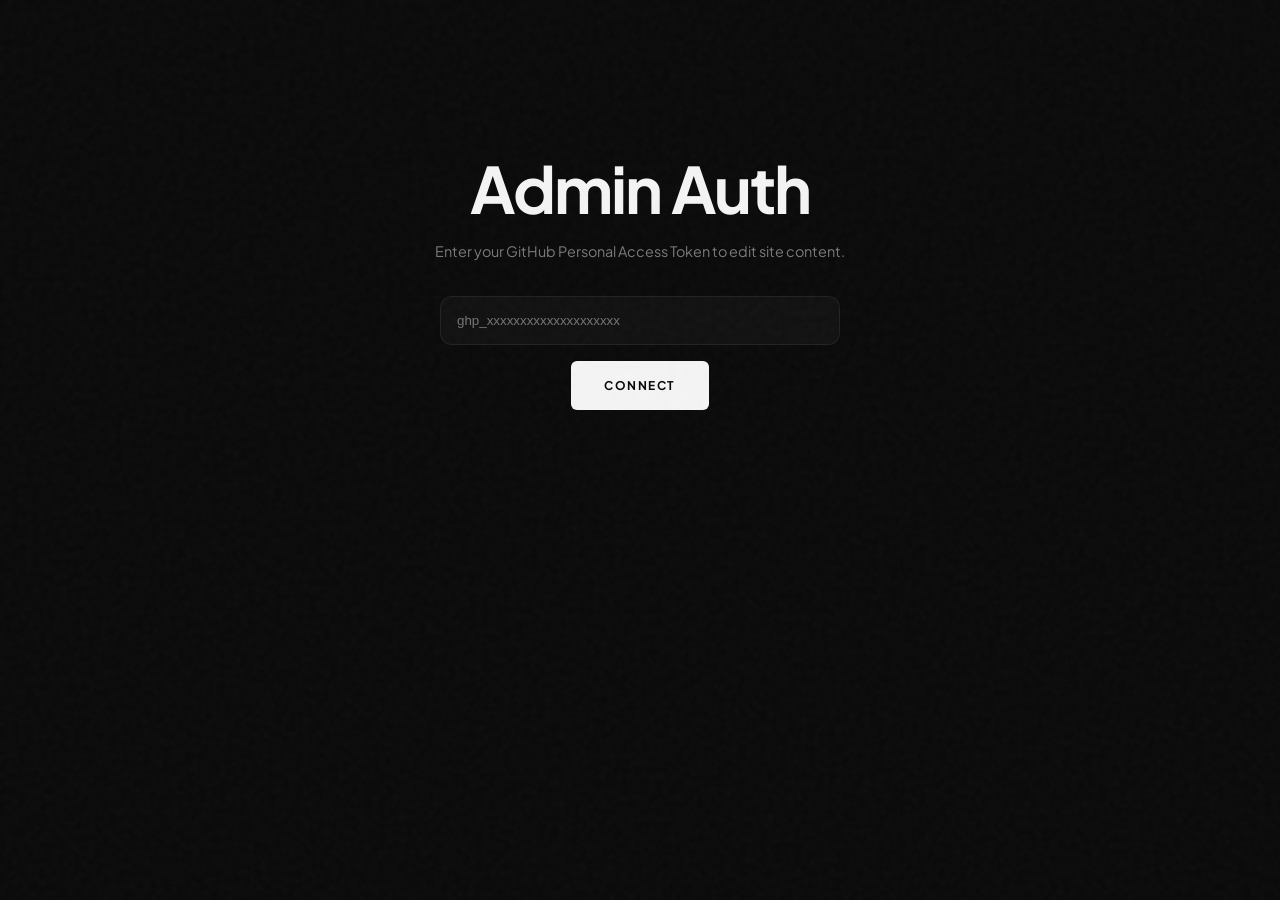
<file: v1/admin.html>
<!DOCTYPE html>
<html lang="en">
<head>
  <meta charset="UTF-8">
  <meta name="viewport" content="width=device-width, initial-scale=1.0">
  <title>Buana Studios | Admin CMS</title>
  <link href="https://fonts.googleapis.com/css2?family=Plus+Jakarta+Sans:wght@400;600;700&display=swap" rel="stylesheet">
  <link rel="stylesheet" href="css/style.css">
  <style>
    /* Admin specific styles */
    body { background: #0a0a0a; display: flex; flex-direction: column; min-height: 100vh; }
    .admin-container { max-width: 800px; margin: 4rem auto; padding: 0 1.5rem; width: 100%; }
    
    #login-screen { text-align: center; margin-top: 10vh; }
    #login-screen input { width: 100%; max-width: 400px; padding: 1rem; margin-bottom: 1rem; background: #111; border: 1px solid var(--border); color: #fff; border-radius: var(--radius); }
    
    #dashboard { display: none; }
    .admin-header { display: flex; justify-content: space-between; align-items: center; margin-bottom: 3rem; padding-bottom: 1.5rem; border-bottom: 1px solid var(--border); }
    
    .editor-section { background: #111; border: 1px solid var(--border); border-radius: var(--radius); padding: 2rem; margin-bottom: 2rem; }
    .editor-section h3 { margin-bottom: 1.5rem; color: var(--accent); }
    
    .form-group { margin-bottom: 1.5rem; }
    .form-group label { display: block; font-size: 0.75rem; font-weight: 700; text-transform: uppercase; color: var(--text-muted); margin-bottom: 0.5rem; letter-spacing: 0.1em; }
    .form-group input, .form-group textarea { width: 100%; padding: 0.75rem; background: #080808; border: 1px solid var(--border-strong); color: #fff; border-radius: 4px; font-family: inherit; }
    .form-group textarea { resize: vertical; min-height: 100px; }
    .form-group input:focus, .form-group textarea:focus { border-color: var(--accent); outline: none; }
    
    .product-list { display: flex; flex-direction: column; gap: 1rem; }
    .product-row { display: flex; justify-content: space-between; align-items: center; padding: 1rem; background: #080808; border: 1px solid var(--border); border-radius: 4px; cursor: pointer; transition: border-color 0.2s; }
    .product-row:hover { border-color: var(--accent); }
    
    #product-editor { display: none; margin-top: 2rem; padding-top: 2rem; border-top: 1px solid var(--border); }
    
    .save-bar { position: sticky; bottom: 0; background: rgba(10,10,10,0.9); backdrop-filter: blur(10px); padding: 1.5rem 0; border-top: 1px solid var(--border); display: flex; justify-content: space-between; align-items: center; z-index: 100; }
    
    .status-msg { font-size: 0.85rem; color: var(--text-muted); }
  </style>
</head>
<body>

  <div class="admin-container">
    
    <!-- Login Screen -->
    <div id="login-screen" class="reveal visible">
      <h2 style="margin-bottom: 1rem;">Admin Auth</h2>
      <p class="text-muted" style="margin-bottom: 2rem; font-size: 0.9rem;">Enter your GitHub Personal Access Token to edit site content.</p>
      <input type="password" id="gh-token" placeholder="ghp_xxxxxxxxxxxxxxxxxxxx">
      <br>
      <button class="btn btn-primary" id="btn-login">Connect</button>
      <p id="login-error" style="color: #e05555; margin-top: 1rem; font-size: 0.85rem; display: none;">Invalid token or repository access denied.</p>
    </div>

    <!-- Dashboard -->
    <div id="dashboard">
      <div class="admin-header">
        <h2>Content Manager</h2>
        <button class="btn btn-ghost" id="btn-logout" style="padding: 0.5rem 1rem; font-size: 0.65rem;">Logout</button>
      </div>
      
      <!-- Global Settings -->
      <div class="editor-section">
        <h3>Global Settings</h3>
        <div id="global-editor"></div>
      </div>
      
      <!-- Products List -->
      <div class="editor-section">
        <h3>Products</h3>
        <div class="product-list" id="products-list"></div>
        
        <!-- Individual Product Editor -->
        <div id="product-editor">
          <div style="display:flex; justify-content:space-between; align-items:center; margin-bottom:1.5rem;">
            <h4 id="editing-product-title" style="color:#fff;">Editing...</h4>
            <button class="btn btn-ghost" id="btn-close-product" style="padding: 0.3rem 0.8rem; font-size: 0.6rem;">Close</button>
          </div>
          <div id="product-form-fields"></div>
        </div>
      </div>

      <!-- Journal List -->
      <div class="editor-section">
        <div style="display:flex; justify-content:space-between; align-items:center; margin-bottom:1.5rem;">
          <h3 style="margin:0;">Journal Notes</h3>
          <button class="btn btn-ghost" id="btn-add-journal" style="padding: 0.3rem 0.8rem; font-size: 0.6rem;">+ Add Note</button>
        </div>
        <div class="product-list" id="journal-list"></div>
        
        <!-- Individual Journal Editor -->
        <div id="journal-editor" style="display:none; margin-top: 2rem; padding-top: 2rem; border-top: 1px solid var(--border);">
          <div style="display:flex; justify-content:space-between; align-items:center; margin-bottom:1.5rem;">
            <h4 id="editing-journal-title" style="color:#fff;">Editing Note...</h4>
            <div style="display:flex; gap:0.5rem;">
              <button class="btn btn-ghost" id="btn-delete-journal" style="padding: 0.3rem 0.8rem; font-size: 0.6rem; color:#e05555; border-color:#e05555;">Delete</button>
              <button class="btn btn-ghost" id="btn-close-journal" style="padding: 0.3rem 0.8rem; font-size: 0.6rem;">Close</button>
            </div>
          </div>
          <div id="journal-form-fields"></div>
        </div>
      </div>
    </div>
    
  </div>

  <!-- Save Bar -->
  <div class="save-bar" id="save-bar" style="display:none;">
    <div class="container" style="display:flex; justify-content:space-between; align-items:center; width:100%; max-width:800px; padding:0 1.5rem;">
      <div class="status-msg" id="save-status">Unsaved changes</div>
      <div style="display:flex; gap:1rem;">
        <button class="btn btn-ghost" id="btn-preview" style="border-color:var(--accent); color:var(--accent);">Preview Locally</button>
        <button class="btn btn-primary" id="btn-save">Commit to GitHub</button>
      </div>
    </div>
  </div>

  <script src="js/admin.js"></script>
</body>
</html>
</file>
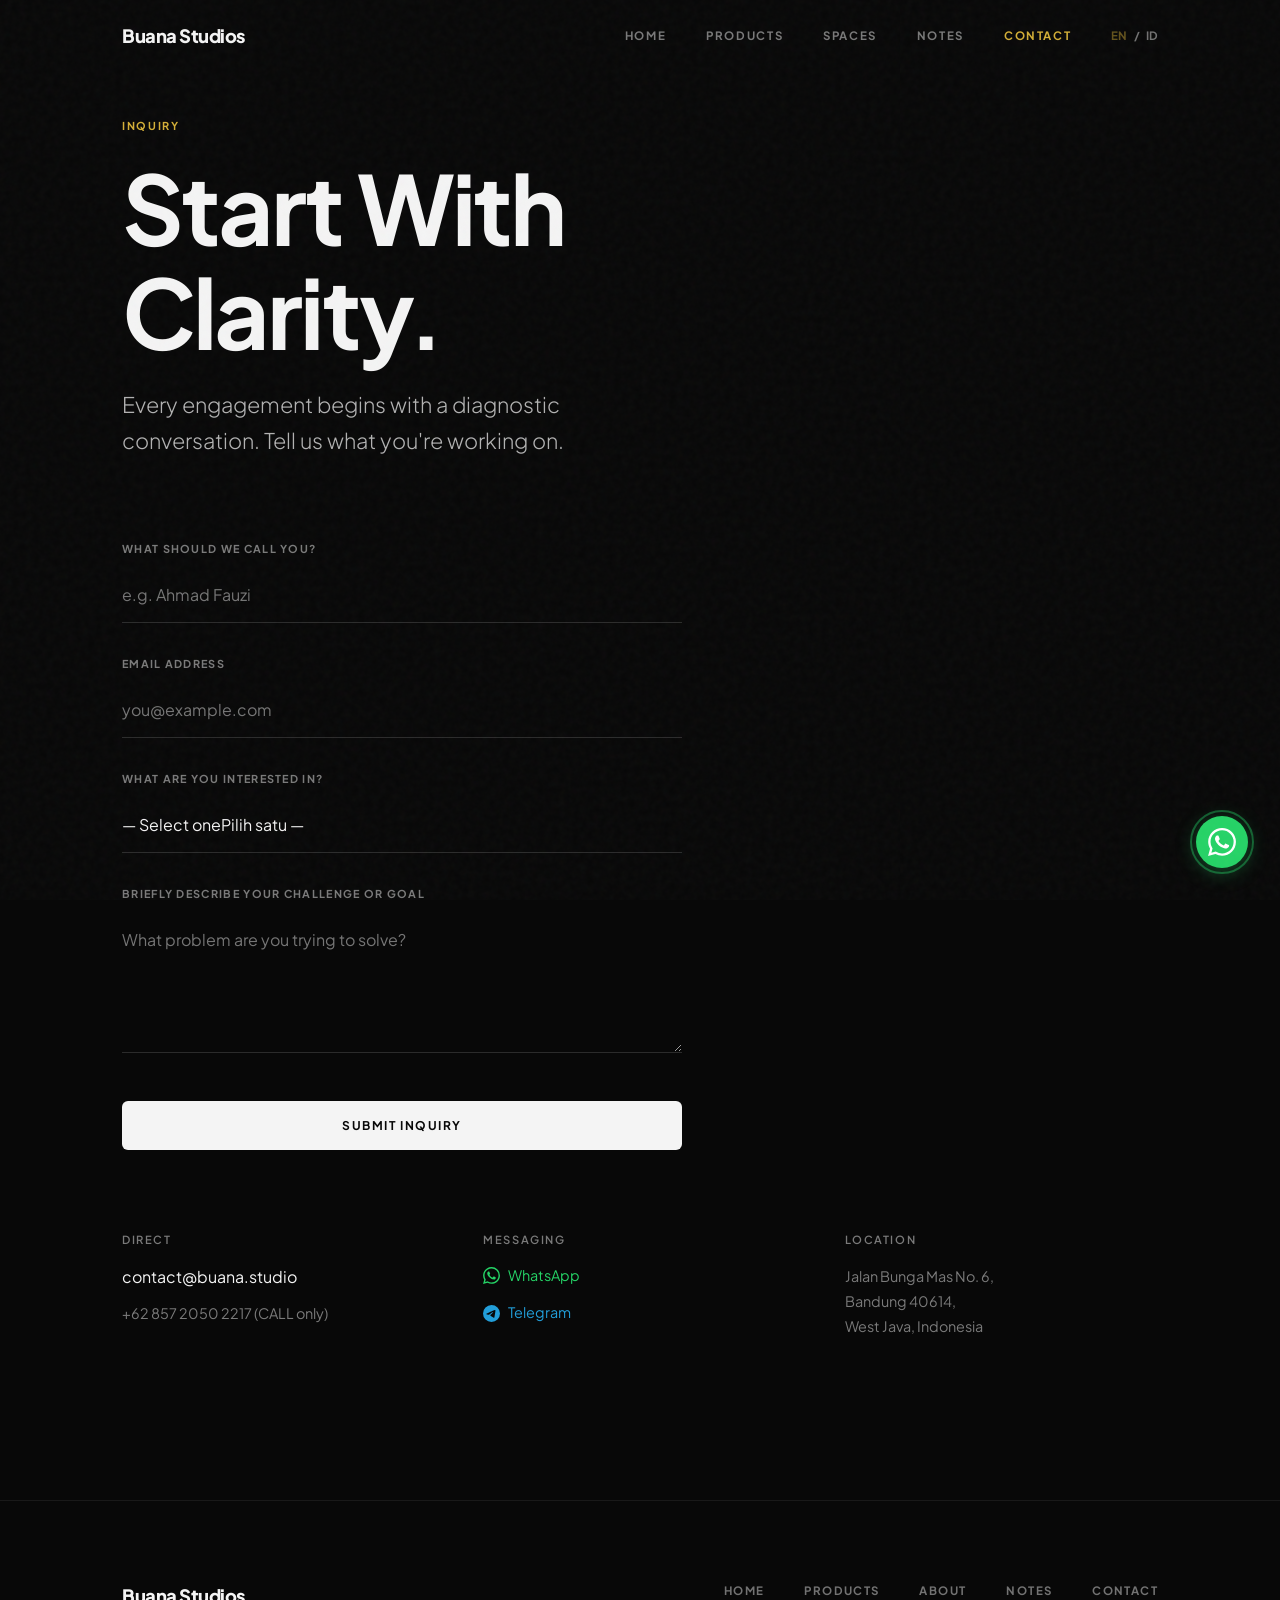
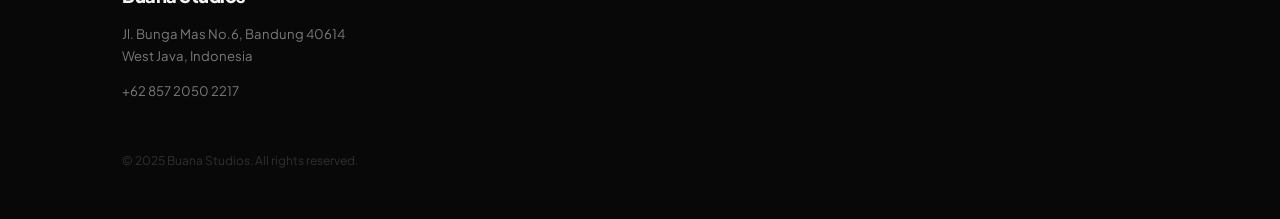
<file: v1/contact.html>
<!DOCTYPE html>
<html lang="en">

<head>
  <meta charset="UTF-8">
  <meta name="viewport" content="width=device-width, initial-scale=1.0, maximum-scale=1.0, user-scalable=no">
  <title>Buana Studios | Contact & Inquiry</title>
  <meta name="description"
    content="Start a conversation with Buana Studios. Book a consultation or request a software demo.">
  <link href="https://fonts.googleapis.com/css2?family=Plus+Jakarta+Sans:wght@300;400;500;600;700;800&display=swap"
    rel="stylesheet">
  <link rel="stylesheet" href="css/style.css">
  <link rel="manifest" href="manifest.json">
</head>

<body data-lang="en">

  <nav class="navbar scrolled">
    <div class="container nav-inner">
      <a href="index.html" class="logo">Buana Studios</a>
      <div class="nav-links">
        <a href="index.html"><span class="en">Home</span><span class="id">Beranda</span></a>
        <a href="products.html"><span class="en">Products</span><span class="id">Produk</span></a>
        <a href="spaces.html"><span class="en">Spaces</span><span class="id">Ruang</span></a>
        <a href="journal.html"><span class="en">Notes</span><span class="id">Catatan</span></a>
        <a href="contact.html" class="active"><span class="en">Contact</span><span class="id">Kontak</span></a>
        <div class="lang-toggle" onclick="toggleLang()">
          <span id="btn-en">EN</span> / <span id="btn-id">ID</span>
        </div>
      </div>
    </div>
  </nav>

  <!-- Hero -->
  <section class="subpage-hero">
    <div class="container reveal">
      <span class="label"><span class="en">Inquiry</span><span class="id">Kontak</span></span>
      <h1>
        <span class="en">Start With<br>Clarity.</span>
        <span class="id">Mulai Dengan<br>Kejelasan.</span>
      </h1>
      <p class="lead" style="max-width:540px; margin-top:1.5rem;">
        <span class="en">Every engagement begins with a diagnostic conversation. Tell us what you're working on.</span>
        <span class="id">Setiap keterlibatan dimulai dengan percakapan diagnostik. Ceritakanlah apa yang sedang Anda
          kerjakan dan apa yang bisa Kami bantu.</span>
      </p>
    </div>
  </section>

  <!-- Form + Info -->
  <section class="section" style="padding-top:0;">
    <div class="container">
      <div style="display:grid; grid-template-columns:1fr; gap:5rem;">

        <!-- Form -->
        <div class="reveal" style="max-width:560px;">
          <form id="inquiry-form">

            <div class="form-field">
              <label for="f-name"><span class="en">What Should We Call You?</span><span class="id">Sebaiknya Kami
                  Memanggil
                  Anda Dengan Nama Apa?</span></label>
              <input type="text" id="f-name" name="name" placeholder="e.g. Ahmad Fauzi" required>
            </div>

            <div class="form-field">
              <label for="f-email"><span class="en">Email Address</span><span class="id">Alamat Email</span></label>
              <input type="email" id="f-email" name="email" placeholder="you@example.com" required>
            </div>

            <div class="form-field">
              <label for="f-service"><span class="en">What are you interested in?</span><span class="id">Apa yang Anda
                  minati?</span></label>
              <select id="f-service" name="service" required>
                <option value="" disabled selected>— <span class="en">Select one</span><span class="id">Pilih
                    satu</span> —</option>
                <optgroup label="── Software Products ──">
                  <option value="pancakaki">Pancakaki — Family Tree App</option>
                  <option value="tibyan">T.I.B.Y.A.N. — Foundation Management</option>
                  <option value="tadbiir">Tadbiir — Personal Finance</option>
                  <option value="hiring">Hiring Platform — Recruitment</option>
                  <option value="custom">Custom Software Development</option>
                </optgroup>
                <optgroup label="── Consulting & Training ──">
                  <option value="technical">Technical Thinking / Mentorship</option>
                  <option value="sunnah">Sunnah Discipline (Archery / Swimming)</option>
                  <option value="iso">ISO-Ready Systems / Documentation</option>
                  <option value="brand">Brand Frameworks / SOP Kits</option>
                </optgroup>
                <optgroup label="── Spaces & Infrastructure ──">
                  <option value="coliving">Buana Co-living — Private Rooms</option>
                  <option value="workspace">Shared Workspace — Studio Hall</option>
                </optgroup>
                <option value="other">Something else</option>
              </select>
            </div>

            <div class="form-field">
              <label for="f-message"><span class="en">Briefly describe your challenge or goal</span><span
                  class="id">Jelaskan tantangan &amp; tujuan Anda dengan singkat</span></label>
              <textarea id="f-message" name="message" rows="5"
                placeholder="What problem are you trying to solve?"></textarea>
            </div>

            <button type="submit" class="btn btn-primary" style="width:100%; margin-top:1rem;">
              <span class="en">Submit Inquiry</span><span class="id">Kirim Sekarang<br /><small>Agar Kita Segera
                  Mulai
                  Berinteraksi</small></span>
            </button>
          </form>

          <div id="form-success" class="form-success">
            <p style="font-size:1.5rem; margin-bottom:0.5rem;">✓</p>
            <span class="en">Thank you. We'll respond within 24 hours.<br>Or reach us directly on WhatsApp below.</span>
            <span class="id">Terima kasih. Kami akan merespons dalam 24 jam.<br>Atau hubungi kami langsung via WhatsApp
              di bawah.</span>
          </div>
        </div>

        <!-- Contact info -->
        <div class="reveal"
          style="display:grid; grid-template-columns:repeat(auto-fit,minmax(200px,1fr)); gap:3rem; align-content:start;">
          <div>
            <h4 style="margin-bottom:1rem;"><span class="en">Direct</span><span class="id">Hubungi Langsung</span></h4>
            <a href="mailto:contact@buana.studio"
              style="display:block; font-size:1rem; margin-bottom:0.5rem;">contact@buana.studio</a>
            <a href="tel:+6285720502217" class="text-muted" style="font-size:0.9rem;">+62 857 2050 2217 (CALL only)</a>
          </div>
          <div>
            <h4 style="margin-bottom:1rem;"><span class="en">Messaging</span><span class="id">Tinggalkan Pesan</span>
            </h4>
            <a href="https://wa.me/628511758517?text=Hello%20Buana%20Studios" target="_blank" rel="noopener"
              style="display:flex; align-items:center; gap:0.5rem; font-size:0.9rem; color:#25D366; margin-bottom:0.85rem;">
              <svg width="17" height="17" viewBox="0 0 24 24" fill="#25D366">
                <path
                  d="M17.472 14.382c-.297-.149-1.758-.867-2.03-.967-.273-.099-.471-.148-.67.15-.197.297-.767.966-.94 1.164-.173.199-.347.223-.644.075-.297-.15-1.255-.463-2.39-1.475-.883-.788-1.48-1.761-1.653-2.059-.173-.297-.018-.458.13-.606.134-.133.298-.347.446-.52.149-.174.198-.298.298-.497.099-.198.05-.371-.025-.52-.075-.149-.669-1.612-.916-2.207-.242-.579-.487-.5-.669-.51-.173-.008-.371-.01-.57-.01-.198 0-.52.074-.792.372-.272.297-1.04 1.016-1.04 2.479 0 1.462 1.065 2.875 1.213 3.074.149.198 2.096 3.2 5.077 4.487.709.306 1.262.489 1.694.625.712.227 1.36.195 1.871.118.571-.085 1.758-.719 2.006-1.413.248-.694.248-1.289.173-1.413-.074-.124-.272-.198-.57-.347m-5.421 7.403h-.004a9.87 9.87 0 01-5.031-1.378l-.361-.214-3.741.982.998-3.648-.235-.374a9.86 9.86 0 01-1.51-5.26c.001-5.45 4.436-9.884 9.888-9.884 2.64 0 5.122 1.03 6.988 2.898a9.825 9.825 0 012.893 6.994c-.003 5.45-4.437 9.884-9.885 9.884m8.413-18.297A11.815 11.815 0 0012.05 0C5.495 0 .16 5.335.157 11.892c0 2.096.547 4.142 1.588 5.945L.057 24l6.305-1.654a11.882 11.882 0 005.683 1.448h.005c6.554 0 11.89-5.335 11.893-11.893a11.821 11.821 0 00-3.48-8.413z" />
              </svg>
              <span class="en">WhatsApp</span><span class="id">WhatsApp</span>
            </a>
            <a href="https://t.me/+PIjyoaALqT5NJUPl" target="_blank" rel="noopener"
              style="display:flex; align-items:center; gap:0.5rem; font-size:0.9rem; color:#229ED9;">
              <svg width="17" height="17" viewBox="0 0 24 24" fill="#229ED9">
                <path
                  d="M11.944 0A12 12 0 0 0 0 12a12 12 0 0 0 12 12 12 12 0 0 0 12-12A12 12 0 0 0 12 0a12 12 0 0 0-.056 0zm4.962 7.224c.1-.002.321.023.465.14a.506.506 0 0 1 .171.325c.016.093.036.306.02.472-.18 1.898-.962 6.502-1.36 8.627-.168.9-.499 1.201-.82 1.23-.696.065-1.225-.46-1.9-.902-1.056-.693-1.653-1.124-2.678-1.8-1.185-.78-.417-1.21.258-1.91.177-.184 3.247-2.977 3.307-3.23.007-.032.014-.15-.056-.212s-.174-.041-.249-.024c-.106.024-1.793 1.14-5.061 3.345-.48.33-.913.49-1.302.48-.428-.008-1.252-.241-1.865-.44-.752-.245-1.349-.374-1.297-.789.027-.216.325-.437.893-.663 3.498-1.524 5.83-2.529 6.998-3.014 3.332-1.386 4.025-1.627 4.476-1.635z" />
              </svg>
              <span class="en">Telegram</span><span class="id">Telegram</span>
            </a>
          </div>
          <div>
            <h4 style="margin-bottom:1rem;"><span class="en">Location</span><span class="id">Lokasi</span></h4>
            <p class="text-muted" style="font-size:0.9rem; line-height:1.75;">
              Jalan Bunga Mas No. 6,<br>
              Bandung 40614,<br>
              West Java, Indonesia
            </p>
          </div>
        </div>

      </div>
    </div>
  </section>

  <!-- Footer -->
  <footer class="footer">
    <div class="container">
      <div class="footer-inner">
        <div class="footer-brand">
          <span class="logo">Buana Studios</span>
          <span class="addr">Jl. Bunga Mas No.6, Bandung 40614<br>West Java, Indonesia</span>
          <a href="tel:+6285720502217" class="addr">+62 857 2050 2217</a>
        </div>
        <nav class="footer-nav">
          <a href="index.html"><span class="en">Home</span><span class="id">Beranda</span></a>
          <a href="products.html"><span class="en">Products</span><span class="id">Produk</span></a>
          <a href="about.html"><span class="en">About</span><span class="id">Tentang</span></a>
          <a href="journal.html"><span class="en">Notes</span><span class="id">Catatan</span></a>
          <a href="contact.html"><span class="en">Contact</span><span class="id">Kontak</span></a>
        </nav>
      </div>
      <p class="footer-copy">© 2025 Buana Studios. All rights reserved.</p>
    </div>
  </footer>

  <nav class="bottom-tab-bar">
    <a href="index.html" class="tab-item"><svg fill="none" viewBox="0 0 24 24" stroke="currentColor" stroke-width="1.8">
        <path stroke-linecap="round" stroke-linejoin="round"
          d="M3 9.75L12 3l9 6.75V21a.75.75 0 01-.75.75H15.75A.75.75 0 0115 21v-5.25H9V21a.75.75 0 01-.75.75H3.75A.75.75 0 013 21V9.75z" />
      </svg><span class="en">Home</span><span class="id">Beranda</span></a>
    <a href="products.html" class="tab-item"><svg fill="none" viewBox="0 0 24 24" stroke="currentColor"
        stroke-width="1.8">
        <path stroke-linecap="round" stroke-linejoin="round"
          d="M20.25 7.5l-.625 10.632a2.25 2.25 0 01-2.247 2.118H6.622a2.25 2.25 0 01-2.247-2.118L3.75 7.5M10 11.25h4M3.375 7.5h17.25c.621 0 1.125-.504 1.125-1.125v-1.5c0-.621-.504-1.125-1.125-1.125H3.375c-.621 0-1.125.504-1.125 1.125v1.5c0 .621.504 1.125 1.125 1.125z" />
      </svg><span class="en">Products</span><span class="id">Produk</span></a>
    <a href="spaces.html" class="tab-item"><svg fill="none" viewBox="0 0 24 24" stroke="currentColor"
        stroke-width="1.8">
        <path stroke-linecap="round" stroke-linejoin="round"
          d="M2.25 12l8.954-8.955c.44-.439 1.152-.439 1.591 0L21.75 12M4.5 9.75v10.125c0 .621.504 1.125 1.125 1.125H9.75v-4.875c0-.621.504-1.125 1.125-1.125h2.25c.621 0 1.125.504 1.125 1.125V21h4.125c.621 0 1.125-.504 1.125-1.125V9.75M8.25 21h8.25" />
      </svg><span class="en">Spaces</span><span class="id">Ruang</span></a>
    <a href="journal.html" class="tab-item"><svg fill="none" viewBox="0 0 24 24" stroke="currentColor"
        stroke-width="1.8">
        <path stroke-linecap="round" stroke-linejoin="round"
          d="M16.862 4.487l1.687-1.688a1.875 1.875 0 112.652 2.652L10.582 16.07a4.5 4.5 0 01-1.897 1.13L6 18l.8-2.685a4.5 4.5 0 011.13-1.897l8.932-8.931z" />
      </svg><span class="en">Notes</span><span class="id">Catatan</span></a>
    <a href="contact.html" class="tab-item"><svg fill="none" viewBox="0 0 24 24" stroke="currentColor"
        stroke-width="1.8">
        <path stroke-linecap="round" stroke-linejoin="round"
          d="M21.75 6.75v10.5a2.25 2.25 0 01-2.25 2.25h-15a2.25 2.25 0 01-2.25-2.25V6.75m19.5 0A2.25 2.25 0 0019.5 4.5h-15a2.25 2.25 0 00-2.25 2.25m19.5 0v.243a2.25 2.25 0 01-1.07 1.916l-7.5 4.615a2.25 2.25 0 01-2.36 0L3.32 8.91a2.25 2.25 0 01-1.07-1.916V6.75" />
      </svg><span class="en">Contact</span><span class="id">Kontak</span></a>
  </nav>

  <a href="https://wa.me/6285720502217?text=Hello%20Buana%20Studios%2C%20I%20found%20your%20website%20and%20would%20like%20to%20inquire."
    class="whatsapp-fab" target="_blank" rel="noopener" aria-label="WhatsApp">
    <svg viewBox="0 0 24 24" fill="white">
      <path
        d="M17.472 14.382c-.297-.149-1.758-.867-2.03-.967-.273-.099-.471-.148-.67.15-.197.297-.767.966-.94 1.164-.173.199-.347.223-.644.075-.297-.15-1.255-.463-2.39-1.475-.883-.788-1.48-1.761-1.653-2.059-.173-.297-.018-.458.13-.606.134-.133.298-.347.446-.52.149-.174.198-.298.298-.497.099-.198.05-.371-.025-.52-.075-.149-.669-1.612-.916-2.207-.242-.579-.487-.5-.669-.51-.173-.008-.371-.01-.57-.01-.198 0-.52.074-.792.372-.272.297-1.04 1.016-1.04 2.479 0 1.462 1.065 2.875 1.213 3.074.149.198 2.096 3.2 5.077 4.487.709.306 1.262.489 1.694.625.712.227 1.36.195 1.871.118.571-.085 1.758-.719 2.006-1.413.248-.694.248-1.289.173-1.413-.074-.124-.272-.198-.57-.347m-5.421 7.403h-.004a9.87 9.87 0 01-5.031-1.378l-.361-.214-3.741.982.998-3.648-.235-.374a9.86 9.86 0 01-1.51-5.26c.001-5.45 4.436-9.884 9.888-9.884 2.64 0 5.122 1.03 6.988 2.898a9.825 9.825 0 012.893 6.994c-.003 5.45-4.437 9.884-9.885 9.884m8.413-18.297A11.815 11.815 0 0012.05 0C5.495 0 .16 5.335.157 11.892c0 2.096.547 4.142 1.588 5.945L.057 24l6.305-1.654a11.882 11.882 0 005.683 1.448h.005c6.554 0 11.89-5.335 11.893-11.893a11.821 11.821 0 00-3.48-8.413z" />
    </svg>
  </a>

  <script src="js/main.js"></script>
</body>

</html>
</file>
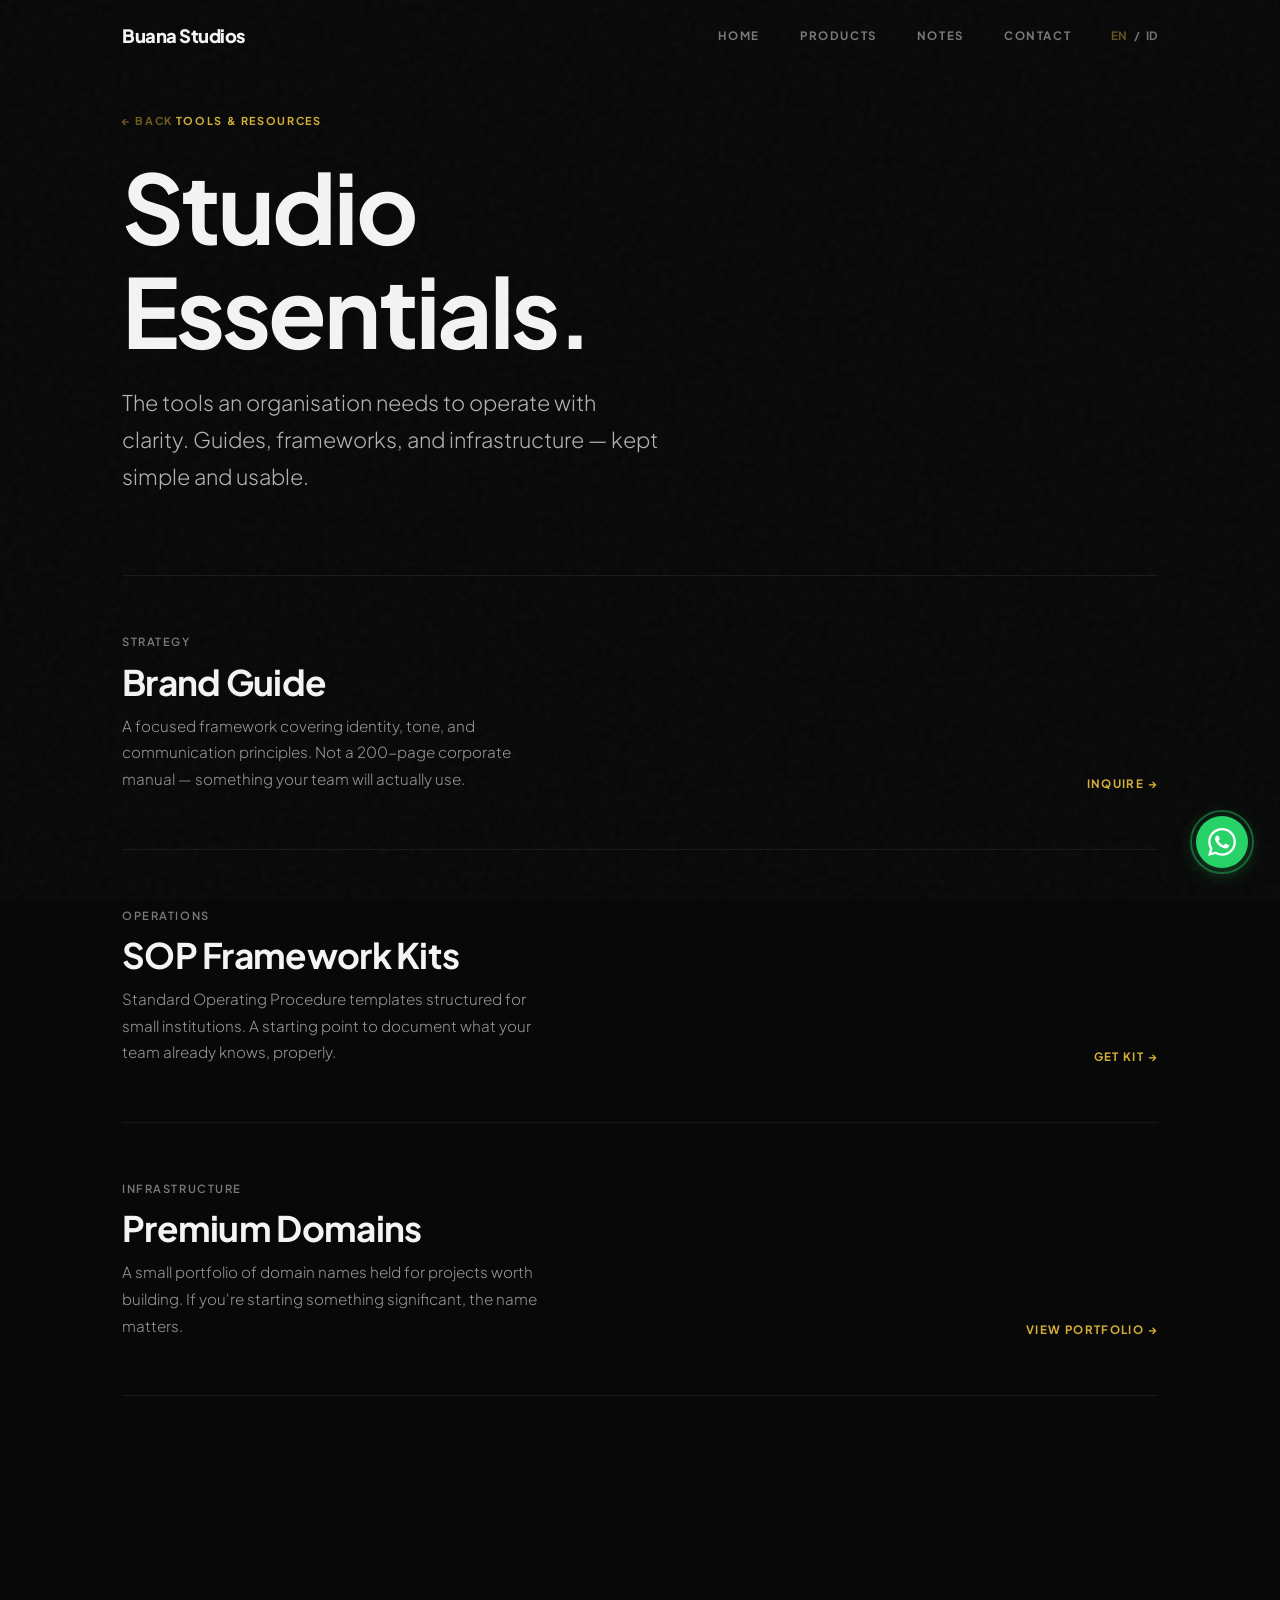
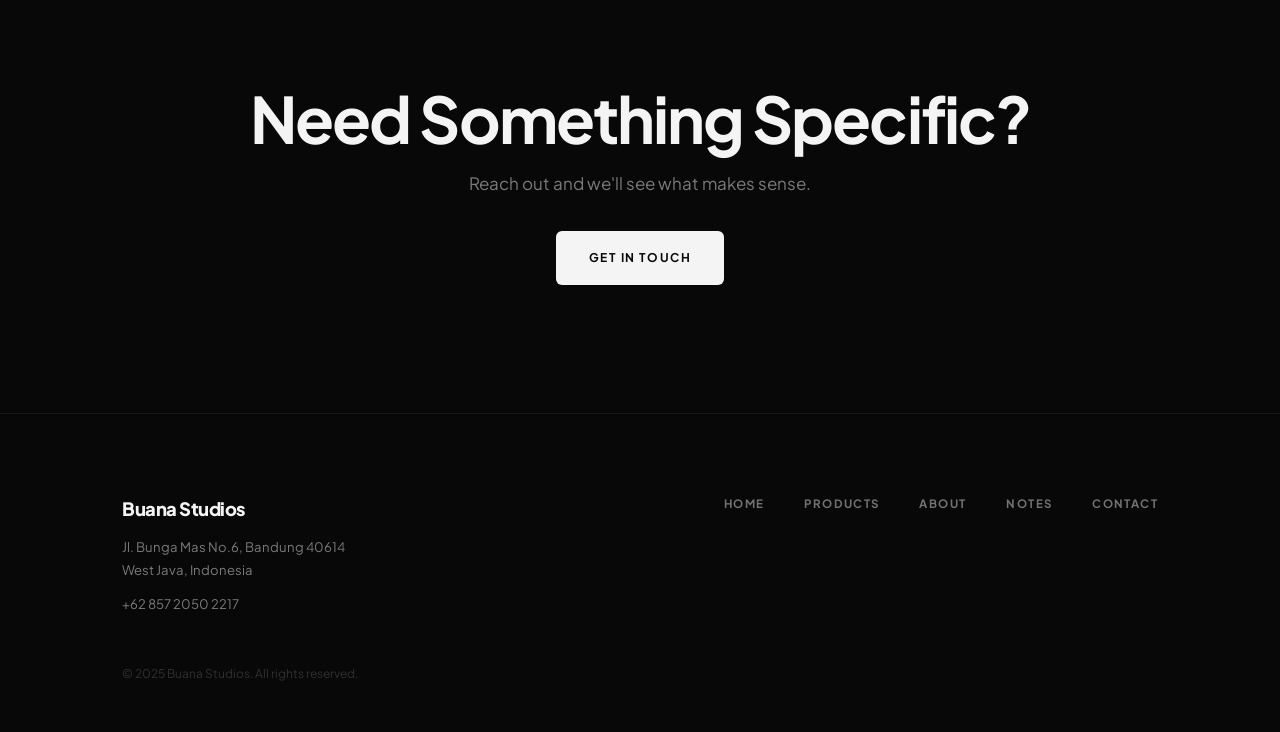
<file: v1/essentials.html>
<!DOCTYPE html>
<html lang="en">
<head>
  <meta charset="UTF-8">
  <meta name="viewport" content="width=device-width, initial-scale=1.0, maximum-scale=1.0, user-scalable=no">
  <title>Buana Studios | Essentials</title>
  <meta name="description" content="Brand guides, SOP framework kits, and premium domains from Buana Studios.">
  <link href="https://fonts.googleapis.com/css2?family=Plus+Jakarta+Sans:wght@300;400;500;600;700;800&display=swap" rel="stylesheet">
  <link rel="stylesheet" href="css/style.css">
  <link rel="manifest" href="manifest.json">
</head>
<body data-lang="en">

  <nav class="navbar scrolled">
    <div class="container nav-inner">
      <a href="index.html" class="logo">Buana Studios</a>
      <div class="nav-links">
        <a href="index.html"><span class="en">Home</span><span class="id">Beranda</span></a>
        <a href="products.html"><span class="en">Products</span><span class="id">Produk</span></a>
        <a href="journal.html"><span class="en">Notes</span><span class="id">Catatan</span></a>
        <a href="contact.html"><span class="en">Contact</span><span class="id">Kontak</span></a>
        <div class="lang-toggle" onclick="toggleLang()"><span id="btn-en">EN</span> / <span id="btn-id">ID</span></div>
      </div>
    </div>
  </nav>

  <section class="subpage-hero">
    <div class="container reveal">
      <a href="index.html#offerings" class="label" style="display:inline-block; margin-bottom:1.5rem; opacity:0.5;">← <span class="en">Back</span><span class="id">Kembali</span></a>
      <span class="label"><span class="en">Tools &amp; Resources</span><span class="id">Alat &amp; Sumber Daya</span></span>
      <h1><span class="en">Studio<br>Essentials.</span><span class="id">Produk<br>Studio.</span></h1>
      <p class="lead" style="max-width:540px; margin-top:1.5rem;">
        <span class="en">The tools an organisation needs to operate with clarity. Guides, frameworks, and infrastructure — kept simple and usable.</span>
        <span class="id">Alat yang dibutuhkan organisasi untuk beroperasi dengan kejelasan. Panduan, kerangka kerja, dan infrastruktur — tetap sederhana dan dapat digunakan.</span>
      </p>
    </div>
  </section>

  <section class="section" style="padding-top:0;">
    <div class="container reveal">
      <div class="shelf">
        <div class="shelf-item">
          <div>
            <h4 style="margin-bottom:0.75rem;"><span class="en">Strategy</span><span class="id">Strategi</span></h4>
            <h3><span class="en">Brand Guide</span><span class="id">Panduan Brand</span></h3>
            <p><span class="en">A focused framework covering identity, tone, and communication principles. Not a 200-page corporate manual — something your team will actually use.</span><span class="id">Kerangka terfokus yang mencakup identitas, nada, dan prinsip komunikasi. Bukan manual korporat 200 halaman — sesuatu yang benar-benar akan digunakan tim Anda.</span></p>
          </div>
          <a href="contact.html" class="cta"><span class="en">Inquire →</span><span class="id">Tanya →</span></a>
        </div>
        <div class="shelf-item">
          <div>
            <h4 style="margin-bottom:0.75rem;"><span class="en">Operations</span><span class="id">Operasional</span></h4>
            <h3><span class="en">SOP Framework Kits</span><span class="id">Paket Kerangka SOP</span></h3>
            <p><span class="en">Standard Operating Procedure templates structured for small institutions. A starting point to document what your team already knows, properly.</span><span class="id">Template Prosedur Operasional Standar yang terstruktur untuk institusi kecil. Titik awal untuk mendokumentasikan apa yang sudah diketahui tim Anda, dengan benar.</span></p>
          </div>
          <a href="contact.html" class="cta"><span class="en">Get Kit →</span><span class="id">Dapatkan Paket →</span></a>
        </div>
        <div class="shelf-item">
          <div>
            <h4 style="margin-bottom:0.75rem;"><span class="en">Infrastructure</span><span class="id">Infrastruktur</span></h4>
            <h3><span class="en">Premium Domains</span><span class="id">Domain Premium</span></h3>
            <p><span class="en">A small portfolio of domain names held for projects worth building. If you're starting something significant, the name matters.</span><span class="id">Portofolio kecil nama domain yang dipegang untuk proyek yang layak dibangun. Jika Anda memulai sesuatu yang signifikan, namanya penting.</span></p>
          </div>
          <a href="contact.html" class="cta"><span class="en">View Portfolio →</span><span class="id">Lihat Portofolio →</span></a>
        </div>
      </div>
    </div>
  </section>

  <section class="cta-section reveal">
    <div class="container">
      <h2><span class="en">Need Something Specific?</span><span class="id">Butuh Sesuatu yang Spesifik?</span></h2>
      <p class="text-muted" style="margin-bottom:2rem;"><span class="en">Reach out and we'll see what makes sense.</span><span class="id">Hubungi kami dan kami akan melihat apa yang masuk akal.</span></p>
      <a href="contact.html" class="btn btn-primary"><span class="en">Get in Touch</span><span class="id">Hubungi Kami</span></a>
    </div>
  </section>

  <footer class="footer">
    <div class="container">
      <div class="footer-inner">
        <div class="footer-brand">
          <span class="logo">Buana Studios</span>
          <span class="addr">Jl. Bunga Mas No.6, Bandung 40614<br>West Java, Indonesia</span>
          <a href="tel:+6285720502217" class="addr">+62 857 2050 2217</a>
        </div>
        <nav class="footer-nav">
          <a href="index.html"><span class="en">Home</span><span class="id">Beranda</span></a>
          <a href="products.html"><span class="en">Products</span><span class="id">Produk</span></a>
          <a href="about.html"><span class="en">About</span><span class="id">Tentang</span></a>
          <a href="journal.html"><span class="en">Notes</span><span class="id">Catatan</span></a>
          <a href="contact.html"><span class="en">Contact</span><span class="id">Kontak</span></a>
        </nav>
      </div>
      <p class="footer-copy">© 2025 Buana Studios. All rights reserved.</p>
    </div>
  </footer>

  <nav class="bottom-tab-bar">
    <a href="index.html" class="tab-item"><svg fill="none" viewBox="0 0 24 24" stroke="currentColor" stroke-width="1.8"><path stroke-linecap="round" stroke-linejoin="round" d="M3 9.75L12 3l9 6.75V21a.75.75 0 01-.75.75H15.75A.75.75 0 0115 21v-5.25H9V21a.75.75 0 01-.75.75H3.75A.75.75 0 013 21V9.75z"/></svg><span class="en">Home</span><span class="id">Beranda</span></a>
    <a href="products.html" class="tab-item"><svg fill="none" viewBox="0 0 24 24" stroke="currentColor" stroke-width="1.8"><path stroke-linecap="round" stroke-linejoin="round" d="M20.25 7.5l-.625 10.632a2.25 2.25 0 01-2.247 2.118H6.622a2.25 2.25 0 01-2.247-2.118L3.75 7.5M10 11.25h4M3.375 7.5h17.25c.621 0 1.125-.504 1.125-1.125v-1.5c0-.621-.504-1.125-1.125-1.125H3.375c-.621 0-1.125.504-1.125 1.125v1.5c0 .621.504 1.125 1.125 1.125z"/></svg><span class="en">Products</span><span class="id">Produk</span></a>
    <a href="spaces.html" class="tab-item"><svg fill="none" viewBox="0 0 24 24" stroke="currentColor" stroke-width="1.8"><path stroke-linecap="round" stroke-linejoin="round" d="M2.25 12l8.954-8.955c.44-.439 1.152-.439 1.591 0L21.75 12M4.5 9.75v10.125c0 .621.504 1.125 1.125 1.125H9.75v-4.875c0-.621.504-1.125 1.125-1.125h2.25c.621 0 1.125.504 1.125 1.125V21h4.125c.621 0 1.125-.504 1.125-1.125V9.75M8.25 21h8.25"/></svg><span class="en">Spaces</span><span class="id">Ruang</span></a>
    <a href="journal.html" class="tab-item"><svg fill="none" viewBox="0 0 24 24" stroke="currentColor" stroke-width="1.8"><path stroke-linecap="round" stroke-linejoin="round" d="M16.862 4.487l1.687-1.688a1.875 1.875 0 112.652 2.652L10.582 16.07a4.5 4.5 0 01-1.897 1.13L6 18l.8-2.685a4.5 4.5 0 011.13-1.897l8.932-8.931z"/></svg><span class="en">Notes</span><span class="id">Catatan</span></a>
    <a href="contact.html" class="tab-item"><svg fill="none" viewBox="0 0 24 24" stroke="currentColor" stroke-width="1.8"><path stroke-linecap="round" stroke-linejoin="round" d="M21.75 6.75v10.5a2.25 2.25 0 01-2.25 2.25h-15a2.25 2.25 0 01-2.25-2.25V6.75m19.5 0A2.25 2.25 0 0019.5 4.5h-15a2.25 2.25 0 00-2.25 2.25m19.5 0v.243a2.25 2.25 0 01-1.07 1.916l-7.5 4.615a2.25 2.25 0 01-2.36 0L3.32 8.91a2.25 2.25 0 01-1.07-1.916V6.75"/></svg><span class="en">Contact</span><span class="id">Kontak</span></a>
  </nav>

  <a href="https://wa.me/6285720502217?text=Hello%20Buana%20Studios" class="whatsapp-fab" target="_blank" rel="noopener" aria-label="WhatsApp"><svg viewBox="0 0 24 24" fill="white"><path d="M17.472 14.382c-.297-.149-1.758-.867-2.03-.967-.273-.099-.471-.148-.67.15-.197.297-.767.966-.94 1.164-.173.199-.347.223-.644.075-.297-.15-1.255-.463-2.39-1.475-.883-.788-1.48-1.761-1.653-2.059-.173-.297-.018-.458.13-.606.134-.133.298-.347.446-.52.149-.174.198-.298.298-.497.099-.198.05-.371-.025-.52-.075-.149-.669-1.612-.916-2.207-.242-.579-.487-.5-.669-.51-.173-.008-.371-.01-.57-.01-.198 0-.52.074-.792.372-.272.297-1.04 1.016-1.04 2.479 0 1.462 1.065 2.875 1.213 3.074.149.198 2.096 3.2 5.077 4.487.709.306 1.262.489 1.694.625.712.227 1.36.195 1.871.118.571-.085 1.758-.719 2.006-1.413.248-.694.248-1.289.173-1.413-.074-.124-.272-.198-.57-.347m-5.421 7.403h-.004a9.87 9.87 0 01-5.031-1.378l-.361-.214-3.741.982.998-3.648-.235-.374a9.86 9.86 0 01-1.51-5.26c.001-5.45 4.436-9.884 9.888-9.884 2.64 0 5.122 1.03 6.988 2.898a9.825 9.825 0 012.893 6.994c-.003 5.45-4.437 9.884-9.885 9.884m8.413-18.297A11.815 11.815 0 0012.05 0C5.495 0 .16 5.335.157 11.892c0 2.096.547 4.142 1.588 5.945L.057 24l6.305-1.654a11.882 11.882 0 005.683 1.448h.005c6.554 0 11.89-5.335 11.893-11.893a11.821 11.821 0 00-3.48-8.413z"/></svg></a>

  <script src="js/main.js"></script>
</body>
</html>
</file>
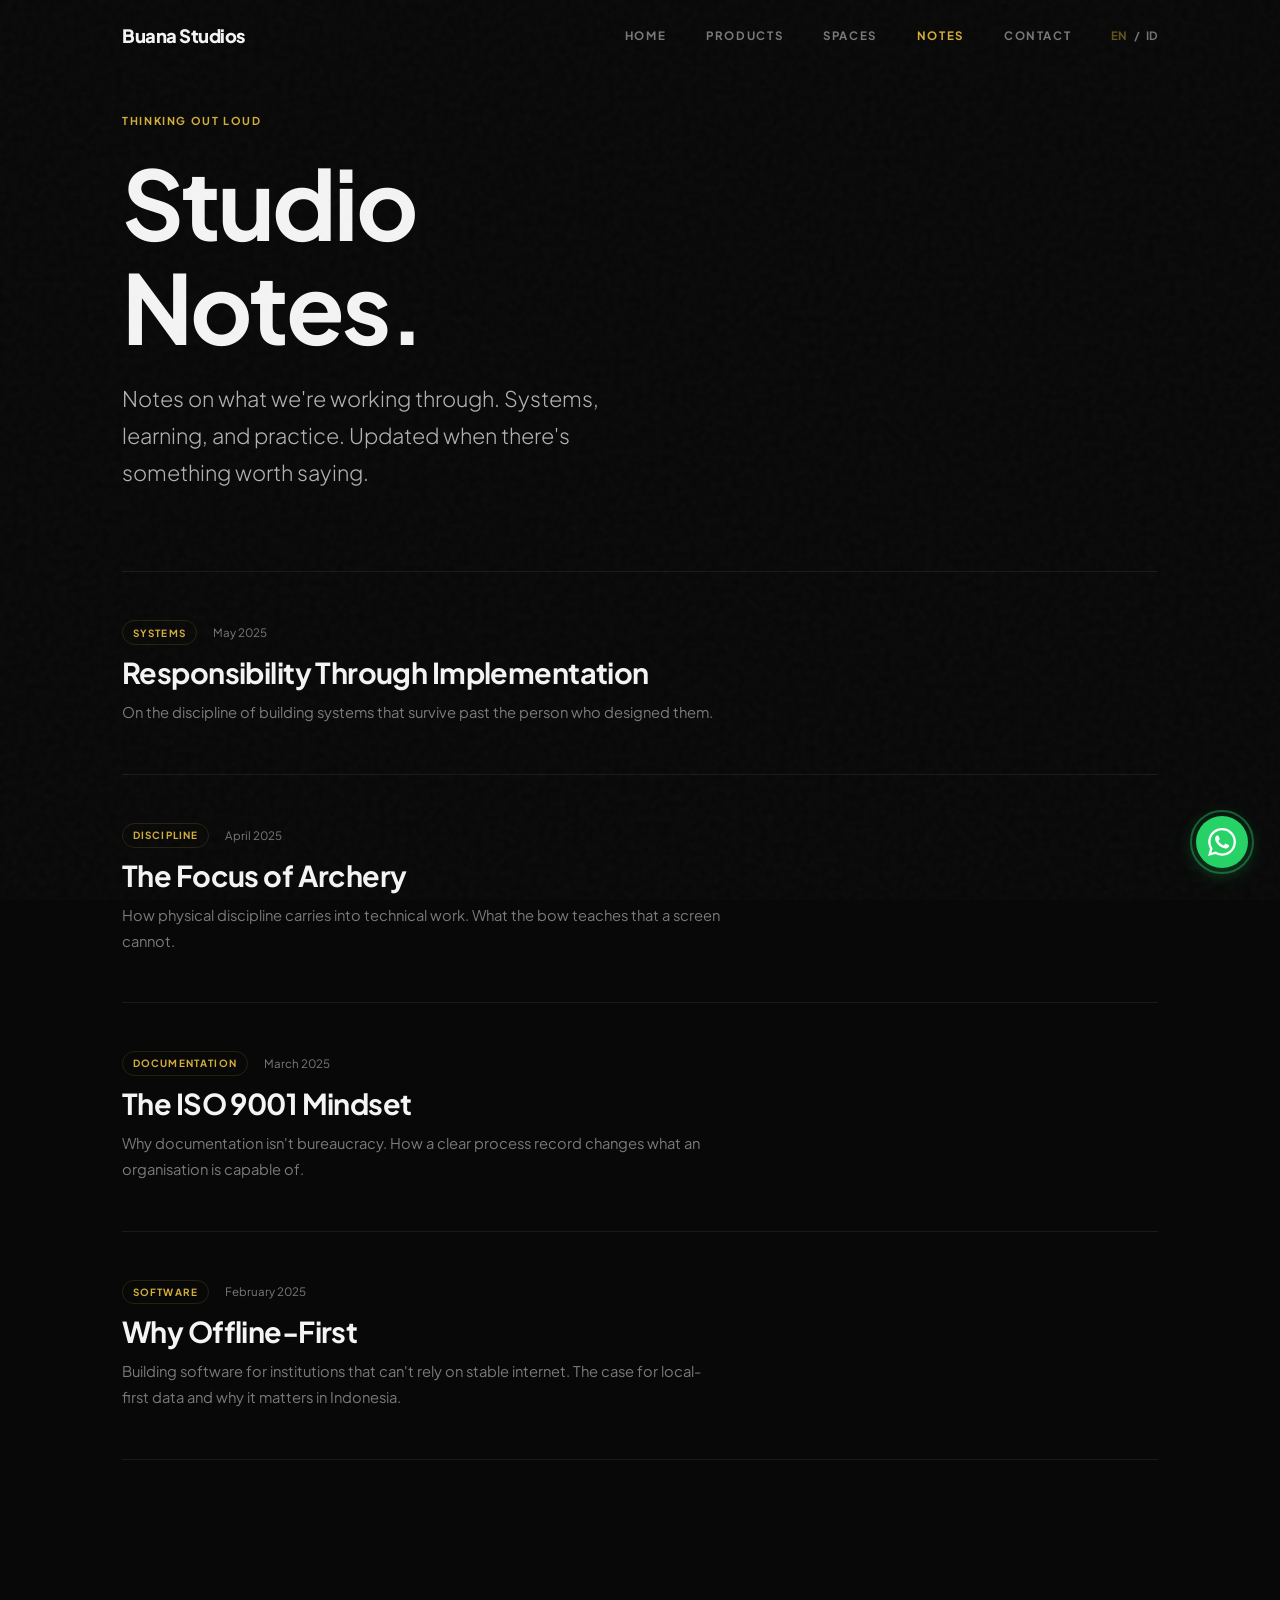
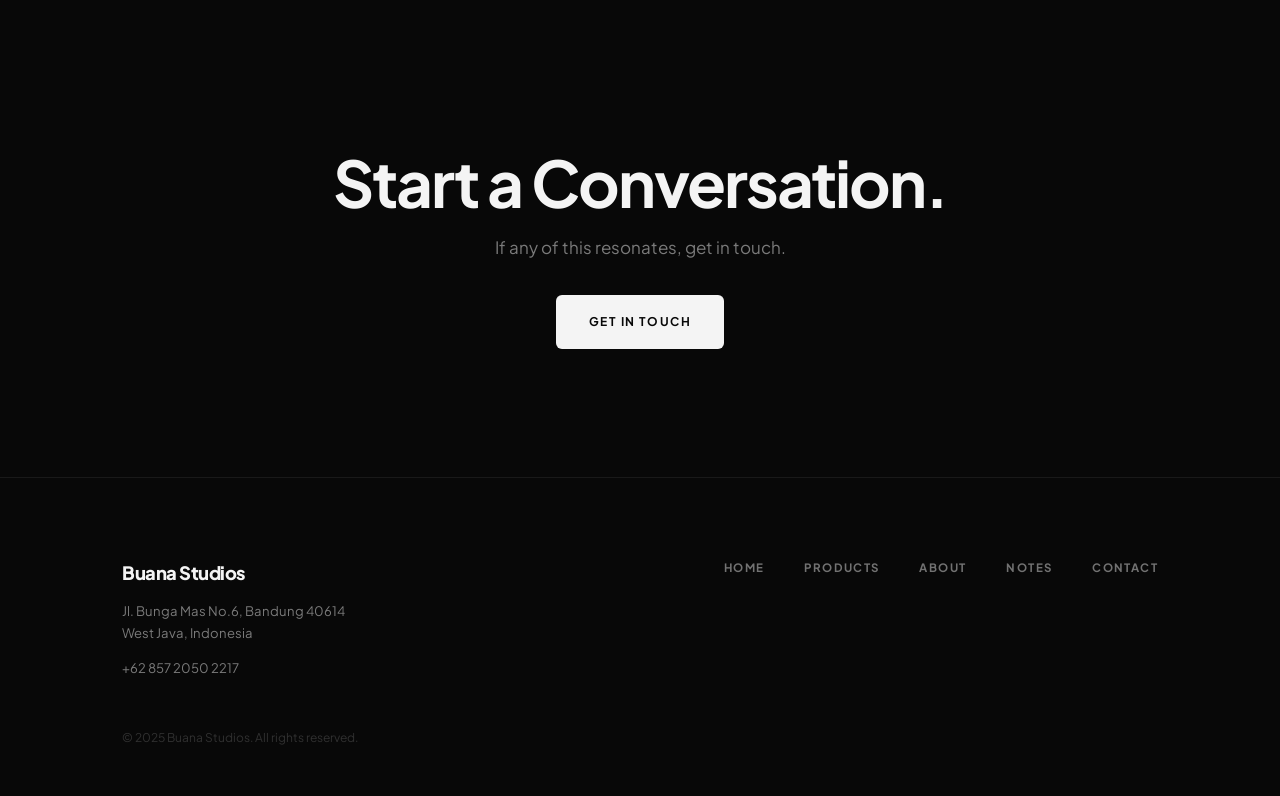
<file: v1/journal.html>
<!DOCTYPE html>
<html lang="en">
<head>
  <meta charset="UTF-8">
  <meta name="viewport" content="width=device-width, initial-scale=1.0, maximum-scale=1.0, user-scalable=no">
  <title>Buana Studios | Notes</title>
  <meta name="description" content="Notes and thinking from Buana Studios on systems, learning, and discipline.">
  <link href="https://fonts.googleapis.com/css2?family=Plus+Jakarta+Sans:wght@300;400;500;600;700;800&display=swap" rel="stylesheet">
  <link rel="stylesheet" href="css/style.css">
  <link rel="manifest" href="manifest.json">
</head>
<body data-lang="en">

  <nav class="navbar scrolled">
    <div class="container nav-inner">
      <a href="index.html" class="logo">Buana Studios</a>
      <div class="nav-links">
        <a href="index.html"><span class="en">Home</span><span class="id">Beranda</span></a>
        <a href="products.html"><span class="en">Products</span><span class="id">Produk</span></a>
        <a href="spaces.html"><span class="en">Spaces</span><span class="id">Ruang</span></a>
        <a href="journal.html" class="active"><span class="en">Notes</span><span class="id">Catatan</span></a>
        <a href="contact.html"><span class="en">Contact</span><span class="id">Kontak</span></a>
        <div class="lang-toggle" onclick="toggleLang()"><span id="btn-en">EN</span> / <span id="btn-id">ID</span></div>
      </div>
    </div>
  </nav>

  <section class="subpage-hero">
    <div class="container reveal">
      <span class="label"><span class="en">Thinking Out Loud</span><span class="id">Berbagi Pikiran</span></span>
      <h1><span class="en">Studio<br>Notes.</span><span class="id">Catatan<br>Studio.</span></h1>
      <p class="lead" style="max-width:520px; margin-top:1.5rem;">
        <span class="en">Notes on what we're working through. Systems, learning, and practice. Updated when there's something worth saying.</span>
        <span class="id">Catatan tentang apa yang sedang kami kerjakan. Sistem, pembelajaran, dan praktik. Diperbarui ketika ada sesuatu yang layak disampaikan.</span>
      </p>
    </div>
  </section>

  <section class="section" style="padding-top:0;">
    <div class="container reveal">
      <div class="journal-list" id="journal-grid">
        <!-- Injected by JavaScript -->
      </div>
    </div>
  </section>

  <section class="cta-section reveal">
    <div class="container">
      <h2><span class="en">Start a Conversation.</span><span class="id">Mulai Percakapan.</span></h2>
      <p class="text-muted" style="margin-bottom:2rem;"><span class="en">If any of this resonates, get in touch.</span><span class="id">Jika ada yang sesuai, hubungi kami.</span></p>
      <a href="contact.html" class="btn btn-primary"><span class="en">Get in Touch</span><span class="id">Hubungi Kami</span></a>
    </div>
  </section>

  <footer class="footer">
    <div class="container">
      <div class="footer-inner">
        <div class="footer-brand">
          <span class="logo">Buana Studios</span>
          <span class="addr">Jl. Bunga Mas No.6, Bandung 40614<br>West Java, Indonesia</span>
          <a href="tel:+6285720502217" class="addr">+62 857 2050 2217</a>
        </div>
        <nav class="footer-nav">
          <a href="index.html"><span class="en">Home</span><span class="id">Beranda</span></a>
          <a href="products.html"><span class="en">Products</span><span class="id">Produk</span></a>
          <a href="about.html"><span class="en">About</span><span class="id">Tentang</span></a>
          <a href="journal.html"><span class="en">Notes</span><span class="id">Catatan</span></a>
          <a href="contact.html"><span class="en">Contact</span><span class="id">Kontak</span></a>
        </nav>
      </div>
      <p class="footer-copy">© 2025 Buana Studios. All rights reserved.</p>
    </div>
  </footer>

  <nav class="bottom-tab-bar">
    <a href="index.html" class="tab-item"><svg fill="none" viewBox="0 0 24 24" stroke="currentColor" stroke-width="1.8"><path stroke-linecap="round" stroke-linejoin="round" d="M3 9.75L12 3l9 6.75V21a.75.75 0 01-.75.75H15.75A.75.75 0 0115 21v-5.25H9V21a.75.75 0 01-.75.75H3.75A.75.75 0 013 21V9.75z"/></svg><span class="en">Home</span><span class="id">Beranda</span></a>
    <a href="products.html" class="tab-item"><svg fill="none" viewBox="0 0 24 24" stroke="currentColor" stroke-width="1.8"><path stroke-linecap="round" stroke-linejoin="round" d="M20.25 7.5l-.625 10.632a2.25 2.25 0 01-2.247 2.118H6.622a2.25 2.25 0 01-2.247-2.118L3.75 7.5M10 11.25h4M3.375 7.5h17.25c.621 0 1.125-.504 1.125-1.125v-1.5c0-.621-.504-1.125-1.125-1.125H3.375c-.621 0-1.125.504-1.125 1.125v1.5c0 .621.504 1.125 1.125 1.125z"/></svg><span class="en">Products</span><span class="id">Produk</span></a>
    <a href="spaces.html" class="tab-item"><svg fill="none" viewBox="0 0 24 24" stroke="currentColor" stroke-width="1.8"><path stroke-linecap="round" stroke-linejoin="round" d="M2.25 12l8.954-8.955c.44-.439 1.152-.439 1.591 0L21.75 12M4.5 9.75v10.125c0 .621.504 1.125 1.125 1.125H9.75v-4.875c0-.621.504-1.125 1.125-1.125h2.25c.621 0 1.125.504 1.125 1.125V21h4.125c.621 0 1.125-.504 1.125-1.125V9.75M8.25 21h8.25"/></svg><span class="en">Spaces</span><span class="id">Ruang</span></a>
    <a href="journal.html" class="tab-item"><svg fill="none" viewBox="0 0 24 24" stroke="currentColor" stroke-width="1.8"><path stroke-linecap="round" stroke-linejoin="round" d="M16.862 4.487l1.687-1.688a1.875 1.875 0 112.652 2.652L10.582 16.07a4.5 4.5 0 01-1.897 1.13L6 18l.8-2.685a4.5 4.5 0 011.13-1.897l8.932-8.931z"/></svg><span class="en">Notes</span><span class="id">Catatan</span></a>
    <a href="contact.html" class="tab-item"><svg fill="none" viewBox="0 0 24 24" stroke="currentColor" stroke-width="1.8"><path stroke-linecap="round" stroke-linejoin="round" d="M21.75 6.75v10.5a2.25 2.25 0 01-2.25 2.25h-15a2.25 2.25 0 01-2.25-2.25V6.75m19.5 0A2.25 2.25 0 0019.5 4.5h-15a2.25 2.25 0 00-2.25 2.25m19.5 0v.243a2.25 2.25 0 01-1.07 1.916l-7.5 4.615a2.25 2.25 0 01-2.36 0L3.32 8.91a2.25 2.25 0 01-1.07-1.916V6.75"/></svg><span class="en">Contact</span><span class="id">Kontak</span></a>
  </nav>

  <a href="https://wa.me/6285720502217?text=Hello%20Buana%20Studios" class="whatsapp-fab" target="_blank" rel="noopener" aria-label="WhatsApp"><svg viewBox="0 0 24 24" fill="white"><path d="M17.472 14.382c-.297-.149-1.758-.867-2.03-.967-.273-.099-.471-.148-.67.15-.197.297-.767.966-.94 1.164-.173.199-.347.223-.644.075-.297-.15-1.255-.463-2.39-1.475-.883-.788-1.48-1.761-1.653-2.059-.173-.297-.018-.458.13-.606.134-.133.298-.347.446-.52.149-.174.198-.298.298-.497.099-.198.05-.371-.025-.52-.075-.149-.669-1.612-.916-2.207-.242-.579-.487-.5-.669-.51-.173-.008-.371-.01-.57-.01-.198 0-.52.074-.792.372-.272.297-1.04 1.016-1.04 2.479 0 1.462 1.065 2.875 1.213 3.074.149.198 2.096 3.2 5.077 4.487.709.306 1.262.489 1.694.625.712.227 1.36.195 1.871.118.571-.085 1.758-.719 2.006-1.413.248-.694.248-1.289.173-1.413-.074-.124-.272-.198-.57-.347m-5.421 7.403h-.004a9.87 9.87 0 01-5.031-1.378l-.361-.214-3.741.982.998-3.648-.235-.374a9.86 9.86 0 01-1.51-5.26c.001-5.45 4.436-9.884 9.888-9.884 2.64 0 5.122 1.03 6.988 2.898a9.825 9.825 0 012.893 6.994c-.003 5.45-4.437 9.884-9.885 9.884m8.413-18.297A11.815 11.815 0 0012.05 0C5.495 0 .16 5.335.157 11.892c0 2.096.547 4.142 1.588 5.945L.057 24l6.305-1.654a11.882 11.882 0 005.683 1.448h.005c6.554 0 11.89-5.335 11.893-11.893a11.821 11.821 0 00-3.48-8.413z"/></svg></a>

  <script src="js/main.js"></script>
</body>
</html>
</file>
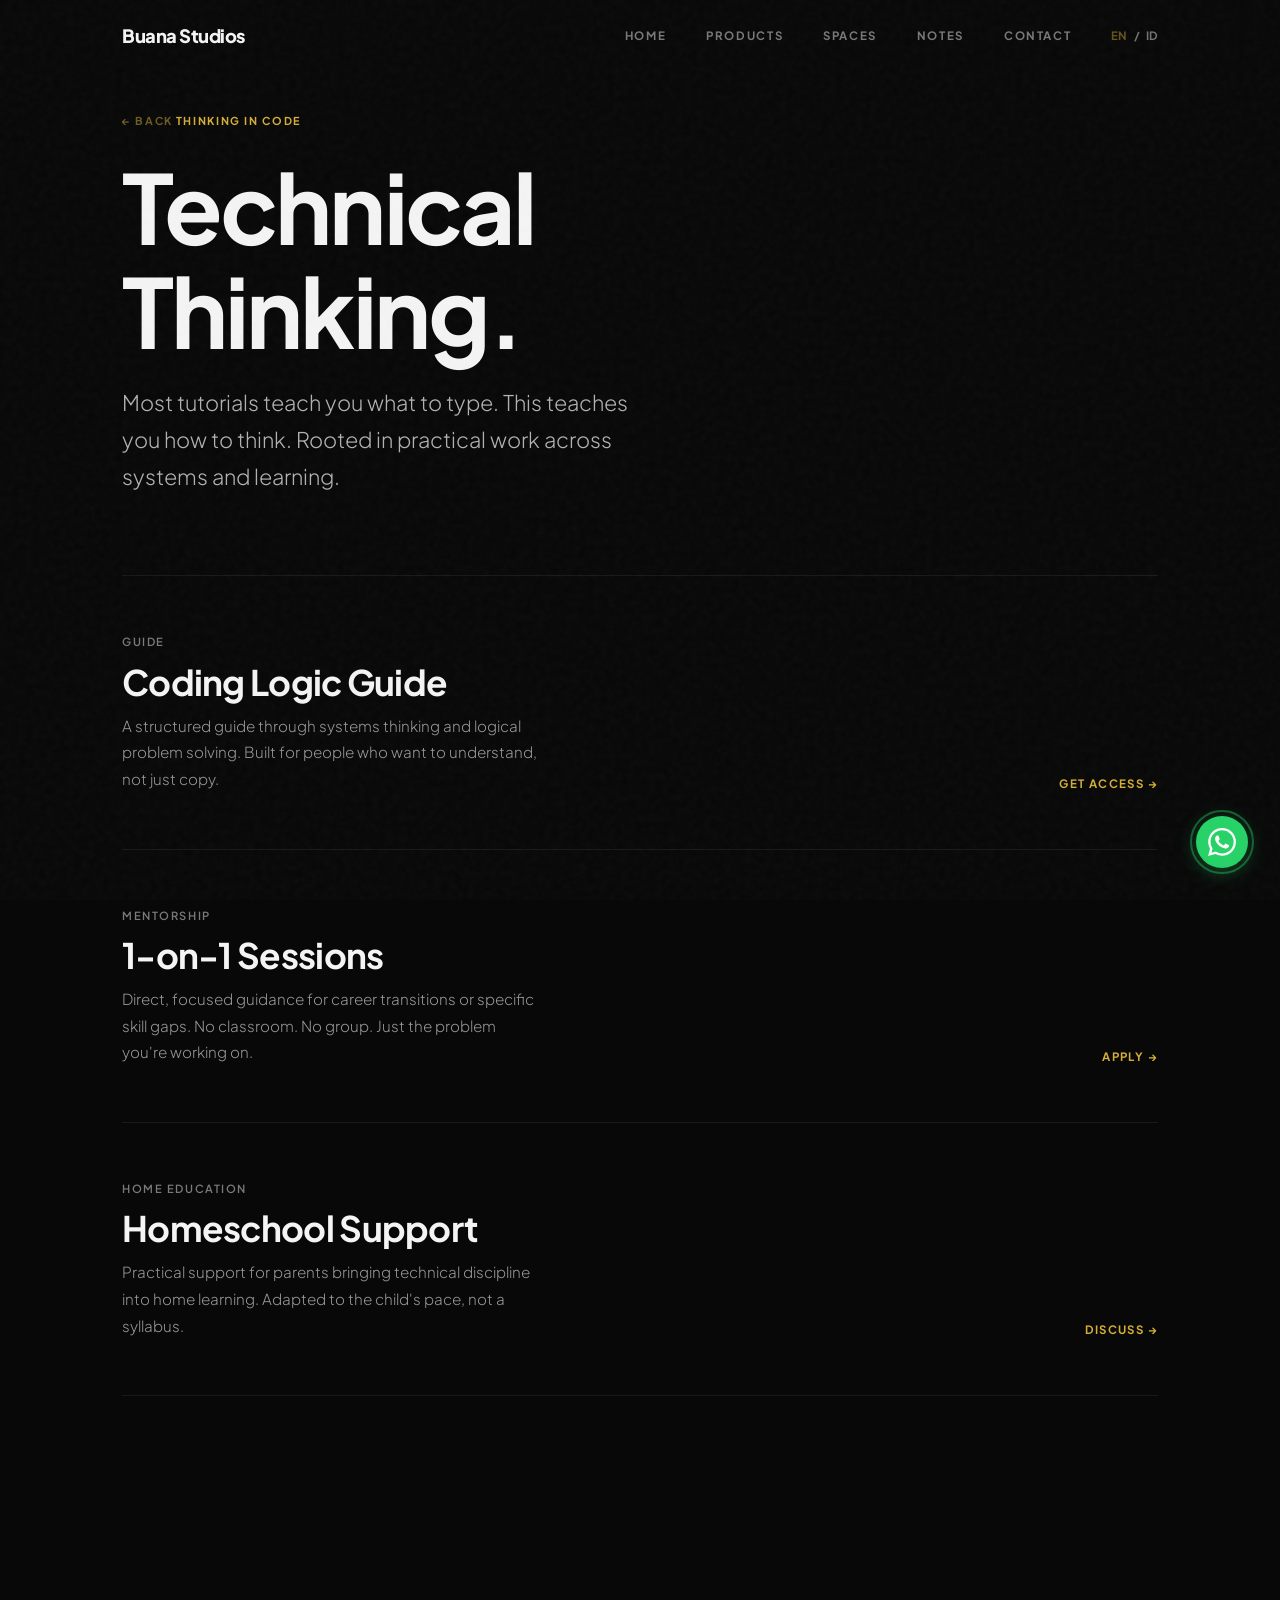
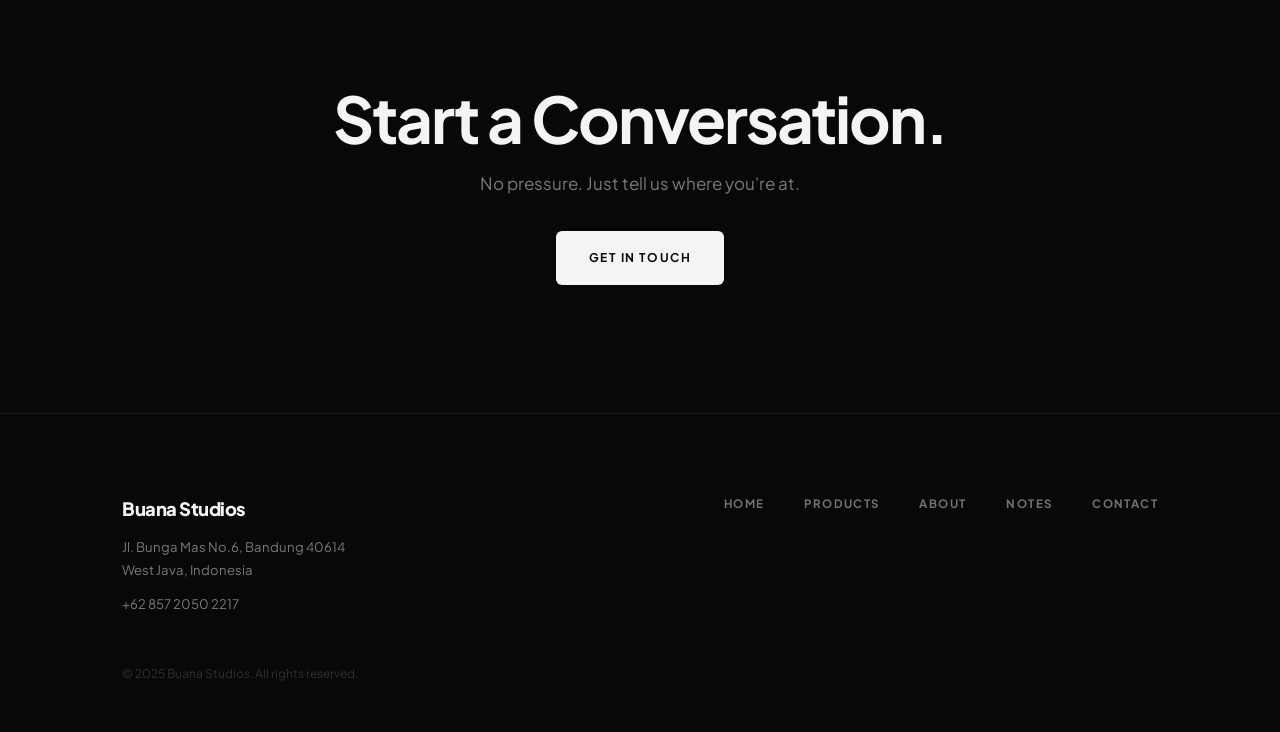
<file: v1/learning.html>
<!DOCTYPE html>
<html lang="en">
<head>
  <meta charset="UTF-8">
  <meta name="viewport" content="width=device-width, initial-scale=1.0, maximum-scale=1.0, user-scalable=no">
  <title>Buana Studios | Technical Thinking</title>
  <meta name="description" content="Coding logic, 1-on-1 mentorship, and homeschool technical support from Buana Studios.">
  <link href="https://fonts.googleapis.com/css2?family=Plus+Jakarta+Sans:wght@300;400;500;600;700;800&display=swap" rel="stylesheet">
  <link rel="stylesheet" href="css/style.css">
  <link rel="manifest" href="manifest.json">
</head>
<body data-lang="en">

  <nav class="navbar scrolled">
    <div class="container nav-inner">
      <a href="index.html" class="logo">Buana Studios</a>
      <div class="nav-links">
        <a href="index.html"><span class="en">Home</span><span class="id">Beranda</span></a>
        <a href="products.html"><span class="en">Products</span><span class="id">Produk</span></a>
        <a href="spaces.html"><span class="en">Spaces</span><span class="id">Ruang</span></a>
        <a href="journal.html"><span class="en">Notes</span><span class="id">Catatan</span></a>
        <a href="contact.html"><span class="en">Contact</span><span class="id">Kontak</span></a>
        <div class="lang-toggle" onclick="toggleLang()"><span id="btn-en">EN</span> / <span id="btn-id">ID</span></div>
      </div>
    </div>
  </nav>

  <section class="subpage-hero">
    <div class="container reveal">
      <a href="index.html#offerings" class="label" style="display:inline-block; margin-bottom:1.5rem; opacity:0.5;">← <span class="en">Back</span><span class="id">Kembali</span></a>
      <span class="label"><span class="en">Thinking in Code</span><span class="id">Berpikir dalam Kode</span></span>
      <h1><span class="en">Technical<br>Thinking.</span><span class="id">Logika<br>Berpikir.</span></h1>
      <p class="lead" style="max-width:540px; margin-top:1.5rem;">
        <span class="en">Most tutorials teach you what to type. This teaches you how to think. Rooted in practical work across systems and learning.</span>
        <span class="id">Kebanyakan tutorial mengajarkan apa yang harus diketik. Ini mengajarkan cara berpikir. Berakar dari kerja nyata dalam sistem dan pembelajaran.</span>
      </p>
    </div>
  </section>

  <section class="section" style="padding-top:0;">
    <div class="container reveal">
      <div class="shelf">
        <div class="shelf-item">
          <div>
            <h4 style="margin-bottom:0.75rem;"><span class="en">Guide</span><span class="id">Panduan</span></h4>
            <h3><span class="en">Coding Logic Guide</span><span class="id">Panduan Logika Pemrograman</span></h3>
            <p><span class="en">A structured guide through systems thinking and logical problem solving. Built for people who want to understand, not just copy.</span><span class="id">Panduan terstruktur melalui pemikiran sistem dan pemecahan masalah logis. Dibuat untuk mereka yang ingin memahami, bukan sekadar menyalin.</span></p>
          </div>
          <a href="contact.html" class="cta"><span class="en">Get Access →</span><span class="id">Dapatkan Akses →</span></a>
        </div>
        <div class="shelf-item">
          <div>
            <h4 style="margin-bottom:0.75rem;"><span class="en">Mentorship</span><span class="id">Pendampingan</span></h4>
            <h3><span class="en">1-on-1 Sessions</span><span class="id">Sesi Pribadi</span></h3>
            <p><span class="en">Direct, focused guidance for career transitions or specific skill gaps. No classroom. No group. Just the problem you're working on.</span><span class="id">Bimbingan langsung dan terfokus untuk transisi karier atau kesenjangan keahlian tertentu. Tanpa kelas. Tanpa kelompok. Hanya masalah yang Anda hadapi.</span></p>
          </div>
          <a href="contact.html" class="cta"><span class="en">Apply →</span><span class="id">Daftar →</span></a>
        </div>
        <div class="shelf-item">
          <div>
            <h4 style="margin-bottom:0.75rem;"><span class="en">Home Education</span><span class="id">Pendidikan Rumah</span></h4>
            <h3><span class="en">Homeschool Support</span><span class="id">Dukungan Homeschool</span></h3>
            <p><span class="en">Practical support for parents bringing technical discipline into home learning. Adapted to the child's pace, not a syllabus.</span><span class="id">Dukungan praktis bagi orang tua yang membawa disiplin teknis ke dalam pembelajaran di rumah. Disesuaikan dengan kecepatan anak, bukan silabus.</span></p>
          </div>
          <a href="contact.html" class="cta"><span class="en">Discuss →</span><span class="id">Diskusi →</span></a>
        </div>
      </div>
    </div>
  </section>

  <section class="cta-section reveal">
    <div class="container">
      <h2><span class="en">Start a Conversation.</span><span class="id">Mulai Percakapan.</span></h2>
      <p class="text-muted" style="margin-bottom:2rem;"><span class="en">No pressure. Just tell us where you're at.</span><span class="id">Tanpa tekanan. Cukup ceritakan di mana posisi Anda sekarang.</span></p>
      <a href="contact.html" class="btn btn-primary"><span class="en">Get in Touch</span><span class="id">Hubungi Kami</span></a>
    </div>
  </section>

  <footer class="footer">
    <div class="container">
      <div class="footer-inner">
        <div class="footer-brand">
          <span class="logo">Buana Studios</span>
          <span class="addr">Jl. Bunga Mas No.6, Bandung 40614<br>West Java, Indonesia</span>
          <a href="tel:+6285720502217" class="addr">+62 857 2050 2217</a>
        </div>
        <nav class="footer-nav">
          <a href="index.html"><span class="en">Home</span><span class="id">Beranda</span></a>
          <a href="products.html"><span class="en">Products</span><span class="id">Produk</span></a>
          <a href="about.html"><span class="en">About</span><span class="id">Tentang</span></a>
          <a href="journal.html"><span class="en">Notes</span><span class="id">Catatan</span></a>
          <a href="contact.html"><span class="en">Contact</span><span class="id">Kontak</span></a>
        </nav>
      </div>
      <p class="footer-copy">© 2025 Buana Studios. All rights reserved.</p>
    </div>
  </footer>

  <nav class="bottom-tab-bar">
    <a href="index.html" class="tab-item"><svg fill="none" viewBox="0 0 24 24" stroke="currentColor" stroke-width="1.8"><path stroke-linecap="round" stroke-linejoin="round" d="M3 9.75L12 3l9 6.75V21a.75.75 0 01-.75.75H15.75A.75.75 0 0115 21v-5.25H9V21a.75.75 0 01-.75.75H3.75A.75.75 0 013 21V9.75z"/></svg><span class="en">Home</span><span class="id">Beranda</span></a>
    <a href="products.html" class="tab-item"><svg fill="none" viewBox="0 0 24 24" stroke="currentColor" stroke-width="1.8"><path stroke-linecap="round" stroke-linejoin="round" d="M20.25 7.5l-.625 10.632a2.25 2.25 0 01-2.247 2.118H6.622a2.25 2.25 0 01-2.247-2.118L3.75 7.5M10 11.25h4M3.375 7.5h17.25c.621 0 1.125-.504 1.125-1.125v-1.5c0-.621-.504-1.125-1.125-1.125H3.375c-.621 0-1.125.504-1.125 1.125v1.5c0 .621.504 1.125 1.125 1.125z"/></svg><span class="en">Products</span><span class="id">Produk</span></a>
    <a href="spaces.html" class="tab-item"><svg fill="none" viewBox="0 0 24 24" stroke="currentColor" stroke-width="1.8"><path stroke-linecap="round" stroke-linejoin="round" d="M2.25 12l8.954-8.955c.44-.439 1.152-.439 1.591 0L21.75 12M4.5 9.75v10.125c0 .621.504 1.125 1.125 1.125H9.75v-4.875c0-.621.504-1.125 1.125-1.125h2.25c.621 0 1.125.504 1.125 1.125V21h4.125c.621 0 1.125-.504 1.125-1.125V9.75M8.25 21h8.25"/></svg><span class="en">Spaces</span><span class="id">Ruang</span></a>
    <a href="journal.html" class="tab-item"><svg fill="none" viewBox="0 0 24 24" stroke="currentColor" stroke-width="1.8"><path stroke-linecap="round" stroke-linejoin="round" d="M16.862 4.487l1.687-1.688a1.875 1.875 0 112.652 2.652L10.582 16.07a4.5 4.5 0 01-1.897 1.13L6 18l.8-2.685a4.5 4.5 0 011.13-1.897l8.932-8.931z"/></svg><span class="en">Notes</span><span class="id">Catatan</span></a>
    <a href="contact.html" class="tab-item"><svg fill="none" viewBox="0 0 24 24" stroke="currentColor" stroke-width="1.8"><path stroke-linecap="round" stroke-linejoin="round" d="M21.75 6.75v10.5a2.25 2.25 0 01-2.25 2.25h-15a2.25 2.25 0 01-2.25-2.25V6.75m19.5 0A2.25 2.25 0 0019.5 4.5h-15a2.25 2.25 0 00-2.25 2.25m19.5 0v.243a2.25 2.25 0 01-1.07 1.916l-7.5 4.615a2.25 2.25 0 01-2.36 0L3.32 8.91a2.25 2.25 0 01-1.07-1.916V6.75"/></svg><span class="en">Contact</span><span class="id">Kontak</span></a>
  </nav>

  <a href="https://wa.me/6285720502217?text=Hello%20Buana%20Studios" class="whatsapp-fab" target="_blank" rel="noopener" aria-label="WhatsApp"><svg viewBox="0 0 24 24" fill="white"><path d="M17.472 14.382c-.297-.149-1.758-.867-2.03-.967-.273-.099-.471-.148-.67.15-.197.297-.767.966-.94 1.164-.173.199-.347.223-.644.075-.297-.15-1.255-.463-2.39-1.475-.883-.788-1.48-1.761-1.653-2.059-.173-.297-.018-.458.13-.606.134-.133.298-.347.446-.52.149-.174.198-.298.298-.497.099-.198.05-.371-.025-.52-.075-.149-.669-1.612-.916-2.207-.242-.579-.487-.5-.669-.51-.173-.008-.371-.01-.57-.01-.198 0-.52.074-.792.372-.272.297-1.04 1.016-1.04 2.479 0 1.462 1.065 2.875 1.213 3.074.149.198 2.096 3.2 5.077 4.487.709.306 1.262.489 1.694.625.712.227 1.36.195 1.871.118.571-.085 1.758-.719 2.006-1.413.248-.694.248-1.289.173-1.413-.074-.124-.272-.198-.57-.347m-5.421 7.403h-.004a9.87 9.87 0 01-5.031-1.378l-.361-.214-3.741.982.998-3.648-.235-.374a9.86 9.86 0 01-1.51-5.26c.001-5.45 4.436-9.884 9.888-9.884 2.64 0 5.122 1.03 6.988 2.898a9.825 9.825 0 012.893 6.994c-.003 5.45-4.437 9.884-9.885 9.884m8.413-18.297A11.815 11.815 0 0012.05 0C5.495 0 .16 5.335.157 11.892c0 2.096.547 4.142 1.588 5.945L.057 24l6.305-1.654a11.882 11.882 0 005.683 1.448h.005c6.554 0 11.89-5.335 11.893-11.893a11.821 11.821 0 00-3.48-8.413z"/></svg></a>

  <script src="js/main.js"></script>
</body>
</html>
</file>
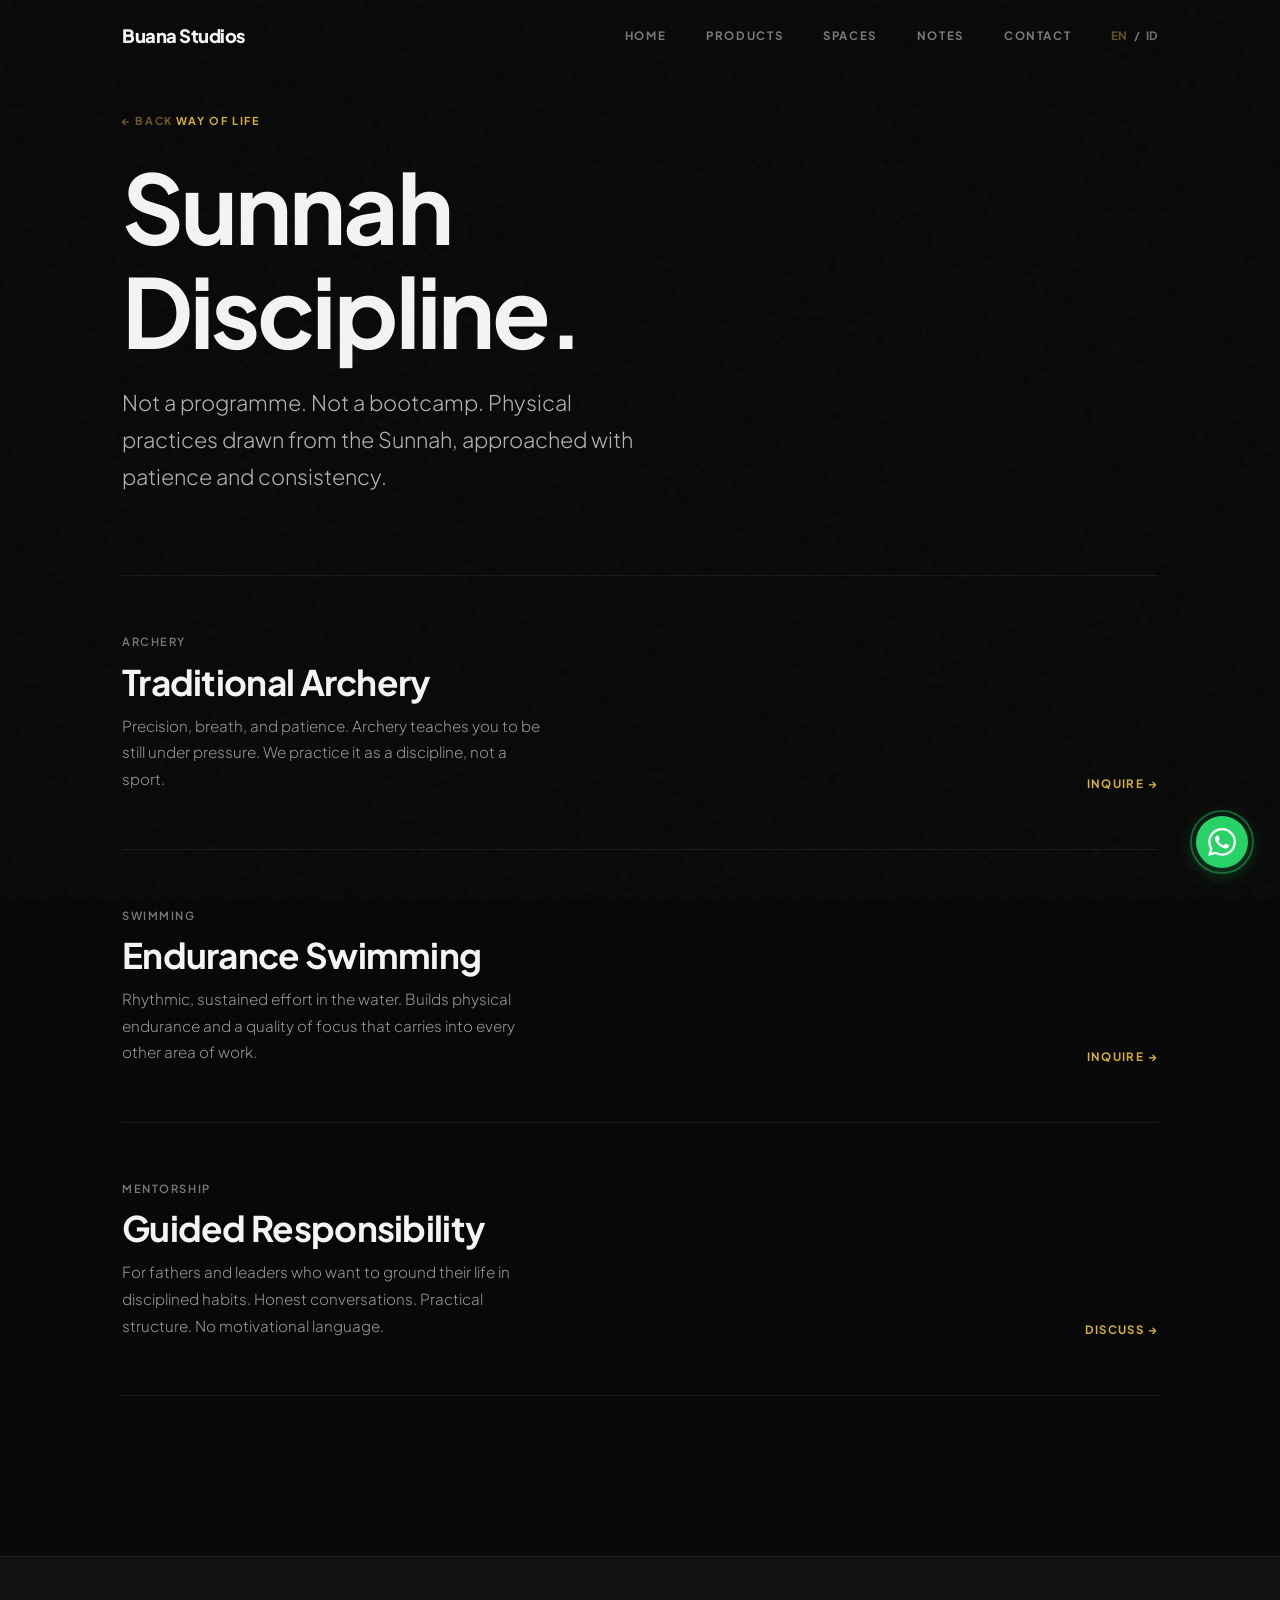
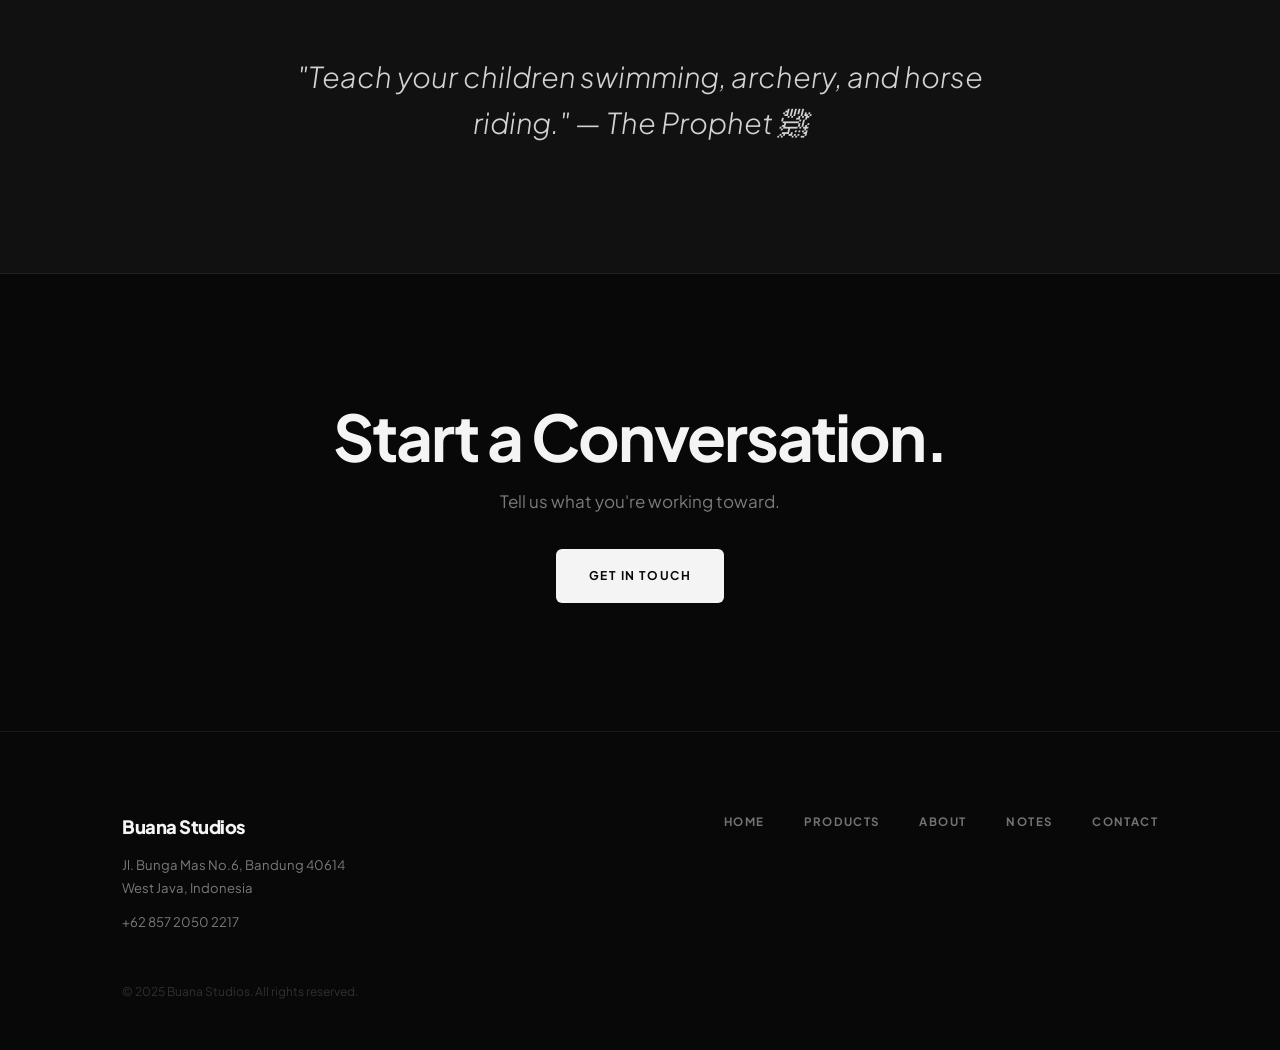
<file: v1/practice.html>
<!DOCTYPE html>
<html lang="en">
<head>
  <meta charset="UTF-8">
  <meta name="viewport" content="width=device-width, initial-scale=1.0, maximum-scale=1.0, user-scalable=no">
  <title>Buana Studios | Sunnah Discipline</title>
  <meta name="description" content="Traditional archery, endurance swimming, and guided responsibility — physical discipline grounded in Sunnah practice.">
  <link href="https://fonts.googleapis.com/css2?family=Plus+Jakarta+Sans:wght@300;400;500;600;700;800&display=swap" rel="stylesheet">
  <link rel="stylesheet" href="css/style.css">
  <link rel="manifest" href="manifest.json">
</head>
<body data-lang="en">

  <nav class="navbar scrolled">
    <div class="container nav-inner">
      <a href="index.html" class="logo">Buana Studios</a>
      <div class="nav-links">
        <a href="index.html"><span class="en">Home</span><span class="id">Beranda</span></a>
        <a href="products.html"><span class="en">Products</span><span class="id">Produk</span></a>
        <a href="spaces.html"><span class="en">Spaces</span><span class="id">Ruang</span></a>
        <a href="journal.html"><span class="en">Notes</span><span class="id">Catatan</span></a>
        <a href="contact.html"><span class="en">Contact</span><span class="id">Kontak</span></a>
        <div class="lang-toggle" onclick="toggleLang()"><span id="btn-en">EN</span> / <span id="btn-id">ID</span></div>
      </div>
    </div>
  </nav>

  <section class="subpage-hero">
    <div class="container reveal">
      <a href="index.html#offerings" class="label" style="display:inline-block; margin-bottom:1.5rem; opacity:0.5;">← <span class="en">Back</span><span class="id">Kembali</span></a>
      <span class="label"><span class="en">Way of Life</span><span class="id">Cara Hidup</span></span>
      <h1><span class="en">Sunnah<br>Discipline.</span><span class="id">Disiplin<br>Sunnah.</span></h1>
      <p class="lead" style="max-width:540px; margin-top:1.5rem;">
        <span class="en">Not a programme. Not a bootcamp. Physical practices drawn from the Sunnah, approached with patience and consistency.</span>
        <span class="id">Bukan program. Bukan bootcamp. Praktik fisik yang bersumber dari Sunnah, dijalani dengan kesabaran dan konsistensi.</span>
      </p>
    </div>
  </section>

  <section class="section" style="padding-top:0;">
    <div class="container reveal">
      <div class="shelf">
        <div class="shelf-item">
          <div>
            <h4 style="margin-bottom:0.75rem;"><span class="en">Archery</span><span class="id">Memanah</span></h4>
            <h3><span class="en">Traditional Archery</span><span class="id">Memanah Tradisional</span></h3>
            <p><span class="en">Precision, breath, and patience. Archery teaches you to be still under pressure. We practice it as a discipline, not a sport.</span><span class="id">Presisi, napas, dan kesabaran. Memanah mengajarkan Anda untuk tenang di bawah tekanan. Kami mempraktikkannya sebagai disiplin, bukan olahraga.</span></p>
          </div>
          <a href="contact.html" class="cta"><span class="en">Inquire →</span><span class="id">Tanya →</span></a>
        </div>
        <div class="shelf-item">
          <div>
            <h4 style="margin-bottom:0.75rem;"><span class="en">Swimming</span><span class="id">Renang</span></h4>
            <h3><span class="en">Endurance Swimming</span><span class="id">Renang Ketahanan</span></h3>
            <p><span class="en">Rhythmic, sustained effort in the water. Builds physical endurance and a quality of focus that carries into every other area of work.</span><span class="id">Upaya ritmis dan berkelanjutan di dalam air. Membangun daya tahan fisik dan kualitas fokus yang terbawa ke setiap bidang kerja lainnya.</span></p>
          </div>
          <a href="contact.html" class="cta"><span class="en">Inquire →</span><span class="id">Tanya →</span></a>
        </div>
        <div class="shelf-item">
          <div>
            <h4 style="margin-bottom:0.75rem;"><span class="en">Mentorship</span><span class="id">Pendampingan</span></h4>
            <h3><span class="en">Guided Responsibility</span><span class="id">Bimbingan Tanggung Jawab</span></h3>
            <p><span class="en">For fathers and leaders who want to ground their life in disciplined habits. Honest conversations. Practical structure. No motivational language.</span><span class="id">Untuk para ayah dan pemimpin yang ingin memantapkan hidup dalam kebiasaan disiplin. Percakapan jujur. Struktur praktis. Tanpa bahasa motivasional.</span></p>
          </div>
          <a href="contact.html" class="cta"><span class="en">Discuss →</span><span class="id">Diskusi →</span></a>
        </div>
      </div>
    </div>
  </section>

  <div class="quote-band reveal">
    <div class="container">
      <blockquote>
        <span class="en">"Teach your children swimming, archery, and horse riding." — The Prophet ﷺ</span>
        <span class="id">"Ajarkanlah anak-anakmu berenang, memanah, dan berkuda." — Nabi ﷺ</span>
      </blockquote>
    </div>
  </div>

  <section class="cta-section reveal">
    <div class="container">
      <h2><span class="en">Start a Conversation.</span><span class="id">Mulai Percakapan.</span></h2>
      <p class="text-muted" style="margin-bottom:2rem;"><span class="en">Tell us what you're working toward.</span><span class="id">Ceritakan apa yang ingin Anda capai.</span></p>
      <a href="contact.html" class="btn btn-primary"><span class="en">Get in Touch</span><span class="id">Hubungi Kami</span></a>
    </div>
  </section>

  <footer class="footer">
    <div class="container">
      <div class="footer-inner">
        <div class="footer-brand">
          <span class="logo">Buana Studios</span>
          <span class="addr">Jl. Bunga Mas No.6, Bandung 40614<br>West Java, Indonesia</span>
          <a href="tel:+6285720502217" class="addr">+62 857 2050 2217</a>
        </div>
        <nav class="footer-nav">
          <a href="index.html"><span class="en">Home</span><span class="id">Beranda</span></a>
          <a href="products.html"><span class="en">Products</span><span class="id">Produk</span></a>
          <a href="about.html"><span class="en">About</span><span class="id">Tentang</span></a>
          <a href="journal.html"><span class="en">Notes</span><span class="id">Catatan</span></a>
          <a href="contact.html"><span class="en">Contact</span><span class="id">Kontak</span></a>
        </nav>
      </div>
      <p class="footer-copy">© 2025 Buana Studios. All rights reserved.</p>
    </div>
  </footer>

  <nav class="bottom-tab-bar">
    <a href="index.html" class="tab-item"><svg fill="none" viewBox="0 0 24 24" stroke="currentColor" stroke-width="1.8"><path stroke-linecap="round" stroke-linejoin="round" d="M3 9.75L12 3l9 6.75V21a.75.75 0 01-.75.75H15.75A.75.75 0 0115 21v-5.25H9V21a.75.75 0 01-.75.75H3.75A.75.75 0 013 21V9.75z"/></svg><span class="en">Home</span><span class="id">Beranda</span></a>
    <a href="products.html" class="tab-item"><svg fill="none" viewBox="0 0 24 24" stroke="currentColor" stroke-width="1.8"><path stroke-linecap="round" stroke-linejoin="round" d="M20.25 7.5l-.625 10.632a2.25 2.25 0 01-2.247 2.118H6.622a2.25 2.25 0 01-2.247-2.118L3.75 7.5M10 11.25h4M3.375 7.5h17.25c.621 0 1.125-.504 1.125-1.125v-1.5c0-.621-.504-1.125-1.125-1.125H3.375c-.621 0-1.125.504-1.125 1.125v1.5c0 .621.504 1.125 1.125 1.125z"/></svg><span class="en">Products</span><span class="id">Produk</span></a>
    <a href="spaces.html" class="tab-item"><svg fill="none" viewBox="0 0 24 24" stroke="currentColor" stroke-width="1.8"><path stroke-linecap="round" stroke-linejoin="round" d="M2.25 12l8.954-8.955c.44-.439 1.152-.439 1.591 0L21.75 12M4.5 9.75v10.125c0 .621.504 1.125 1.125 1.125H9.75v-4.875c0-.621.504-1.125 1.125-1.125h2.25c.621 0 1.125.504 1.125 1.125V21h4.125c.621 0 1.125-.504 1.125-1.125V9.75M8.25 21h8.25"/></svg><span class="en">Spaces</span><span class="id">Ruang</span></a>
    <a href="journal.html" class="tab-item"><svg fill="none" viewBox="0 0 24 24" stroke="currentColor" stroke-width="1.8"><path stroke-linecap="round" stroke-linejoin="round" d="M16.862 4.487l1.687-1.688a1.875 1.875 0 112.652 2.652L10.582 16.07a4.5 4.5 0 01-1.897 1.13L6 18l.8-2.685a4.5 4.5 0 011.13-1.897l8.932-8.931z"/></svg><span class="en">Notes</span><span class="id">Catatan</span></a>
    <a href="contact.html" class="tab-item"><svg fill="none" viewBox="0 0 24 24" stroke="currentColor" stroke-width="1.8"><path stroke-linecap="round" stroke-linejoin="round" d="M21.75 6.75v10.5a2.25 2.25 0 01-2.25 2.25h-15a2.25 2.25 0 01-2.25-2.25V6.75m19.5 0A2.25 2.25 0 0019.5 4.5h-15a2.25 2.25 0 00-2.25 2.25m19.5 0v.243a2.25 2.25 0 01-1.07 1.916l-7.5 4.615a2.25 2.25 0 01-2.36 0L3.32 8.91a2.25 2.25 0 01-1.07-1.916V6.75"/></svg><span class="en">Contact</span><span class="id">Kontak</span></a>
  </nav>

  <a href="https://wa.me/6285720502217?text=Hello%20Buana%20Studios" class="whatsapp-fab" target="_blank" rel="noopener" aria-label="WhatsApp"><svg viewBox="0 0 24 24" fill="white"><path d="M17.472 14.382c-.297-.149-1.758-.867-2.03-.967-.273-.099-.471-.148-.67.15-.197.297-.767.966-.94 1.164-.173.199-.347.223-.644.075-.297-.15-1.255-.463-2.39-1.475-.883-.788-1.48-1.761-1.653-2.059-.173-.297-.018-.458.13-.606.134-.133.298-.347.446-.52.149-.174.198-.298.298-.497.099-.198.05-.371-.025-.52-.075-.149-.669-1.612-.916-2.207-.242-.579-.487-.5-.669-.51-.173-.008-.371-.01-.57-.01-.198 0-.52.074-.792.372-.272.297-1.04 1.016-1.04 2.479 0 1.462 1.065 2.875 1.213 3.074.149.198 2.096 3.2 5.077 4.487.709.306 1.262.489 1.694.625.712.227 1.36.195 1.871.118.571-.085 1.758-.719 2.006-1.413.248-.694.248-1.289.173-1.413-.074-.124-.272-.198-.57-.347m-5.421 7.403h-.004a9.87 9.87 0 01-5.031-1.378l-.361-.214-3.741.982.998-3.648-.235-.374a9.86 9.86 0 01-1.51-5.26c.001-5.45 4.436-9.884 9.888-9.884 2.64 0 5.122 1.03 6.988 2.898a9.825 9.825 0 012.893 6.994c-.003 5.45-4.437 9.884-9.885 9.884m8.413-18.297A11.815 11.815 0 0012.05 0C5.495 0 .16 5.335.157 11.892c0 2.096.547 4.142 1.588 5.945L.057 24l6.305-1.654a11.882 11.882 0 005.683 1.448h.005c6.554 0 11.89-5.335 11.893-11.893a11.821 11.821 0 00-3.48-8.413z"/></svg></a>

  <script src="js/main.js"></script>
</body>
</html>
</file>
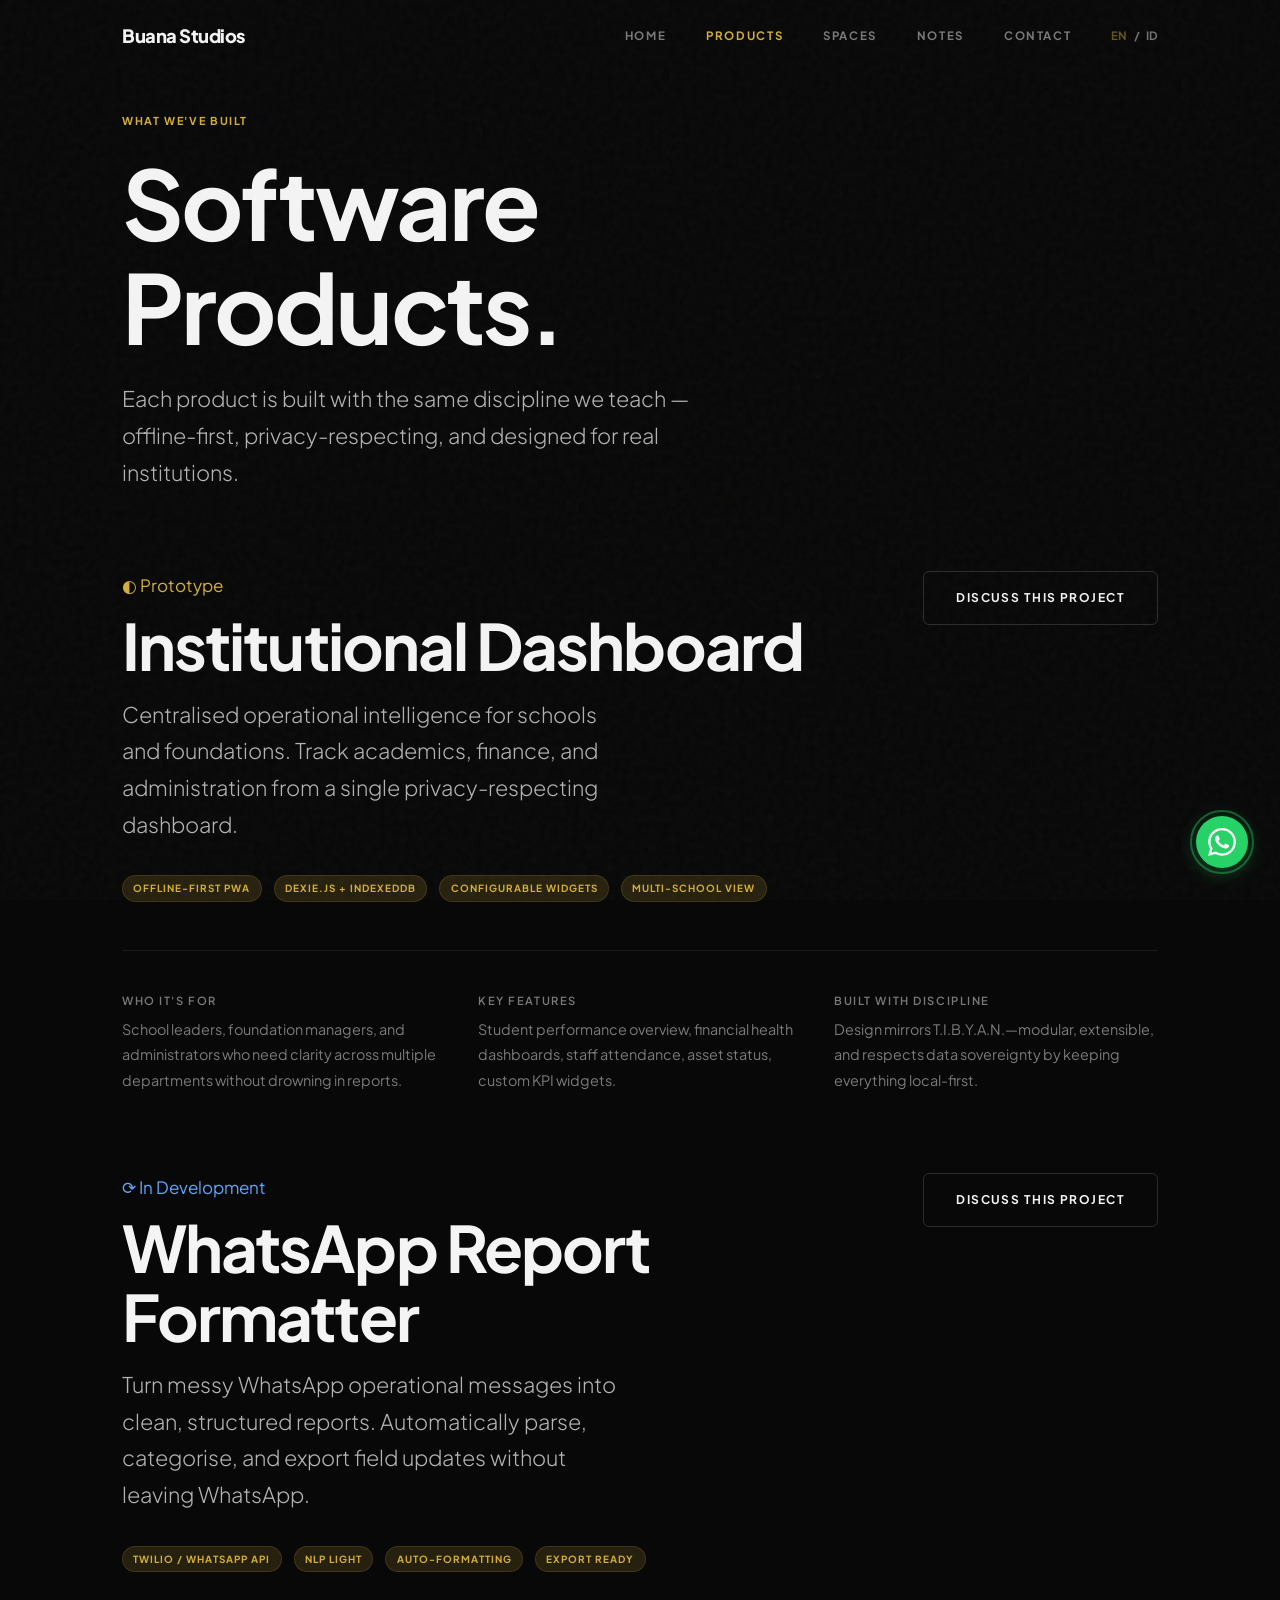
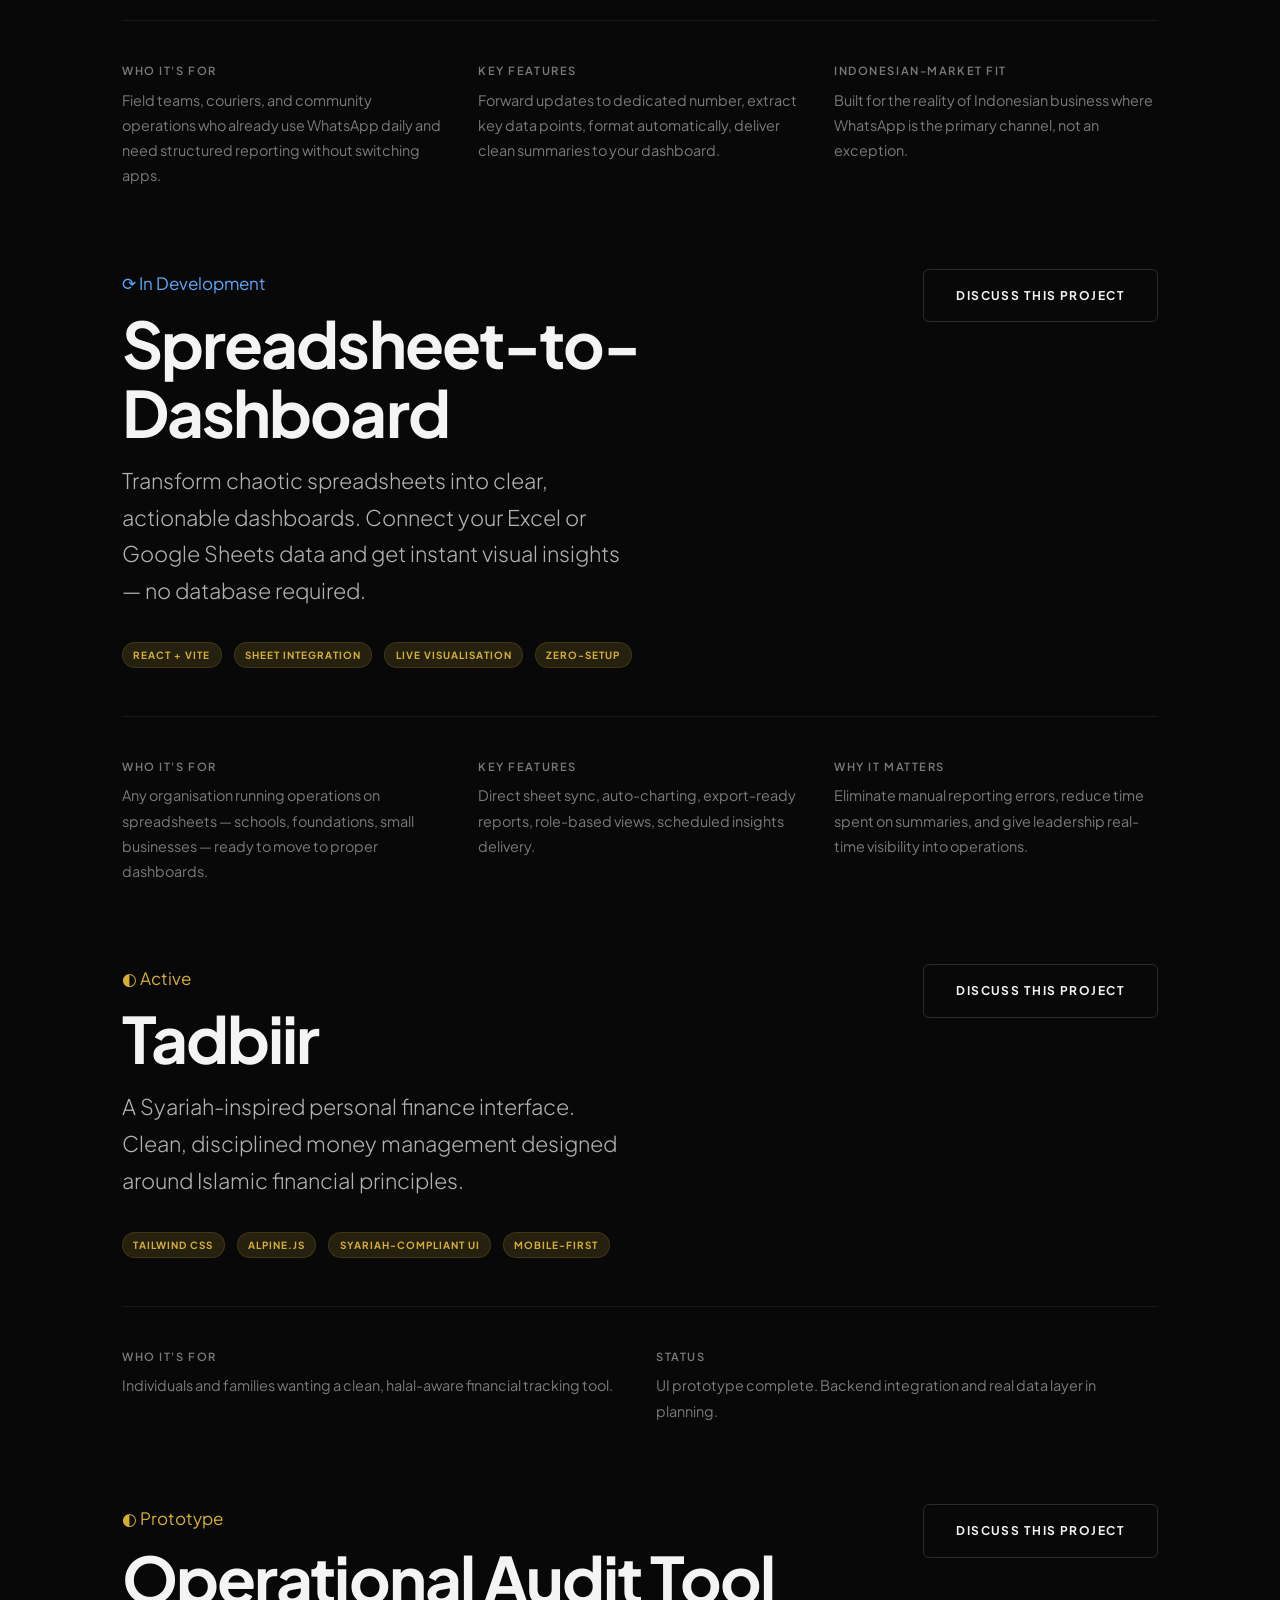
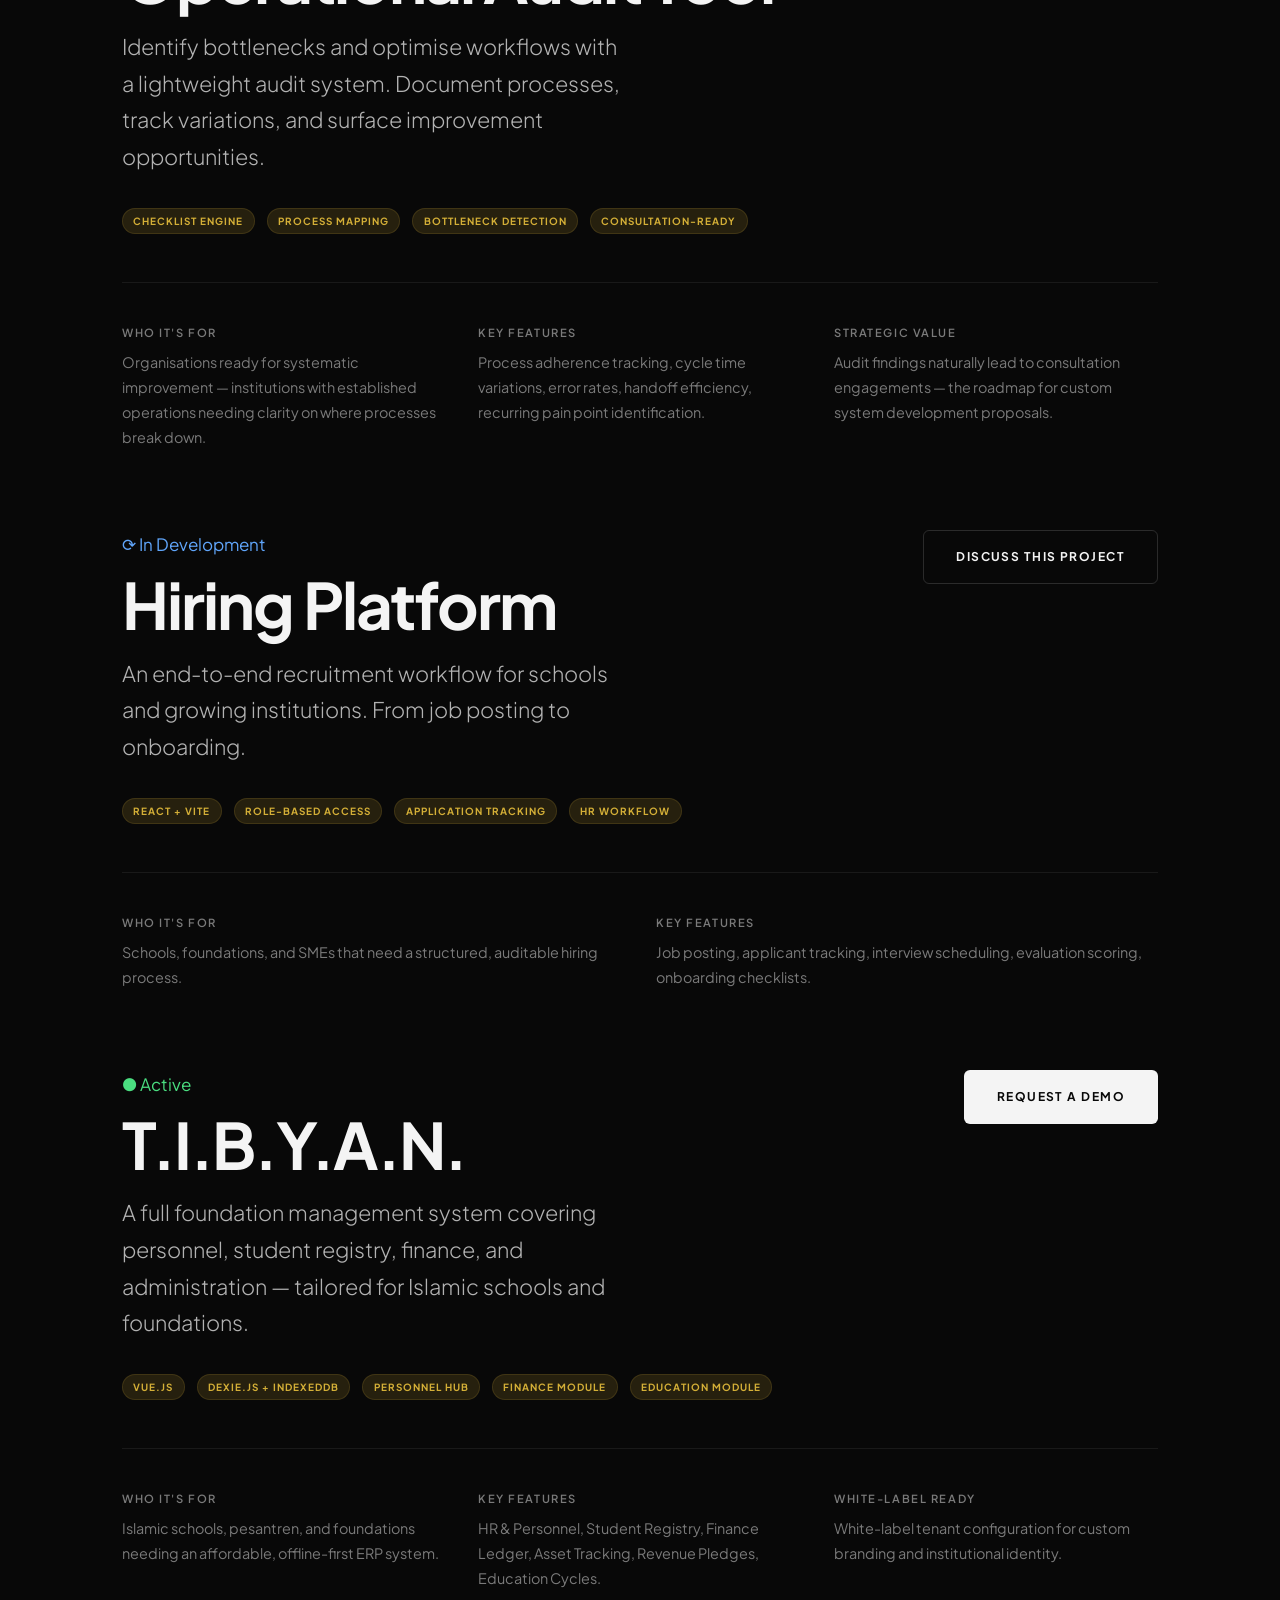
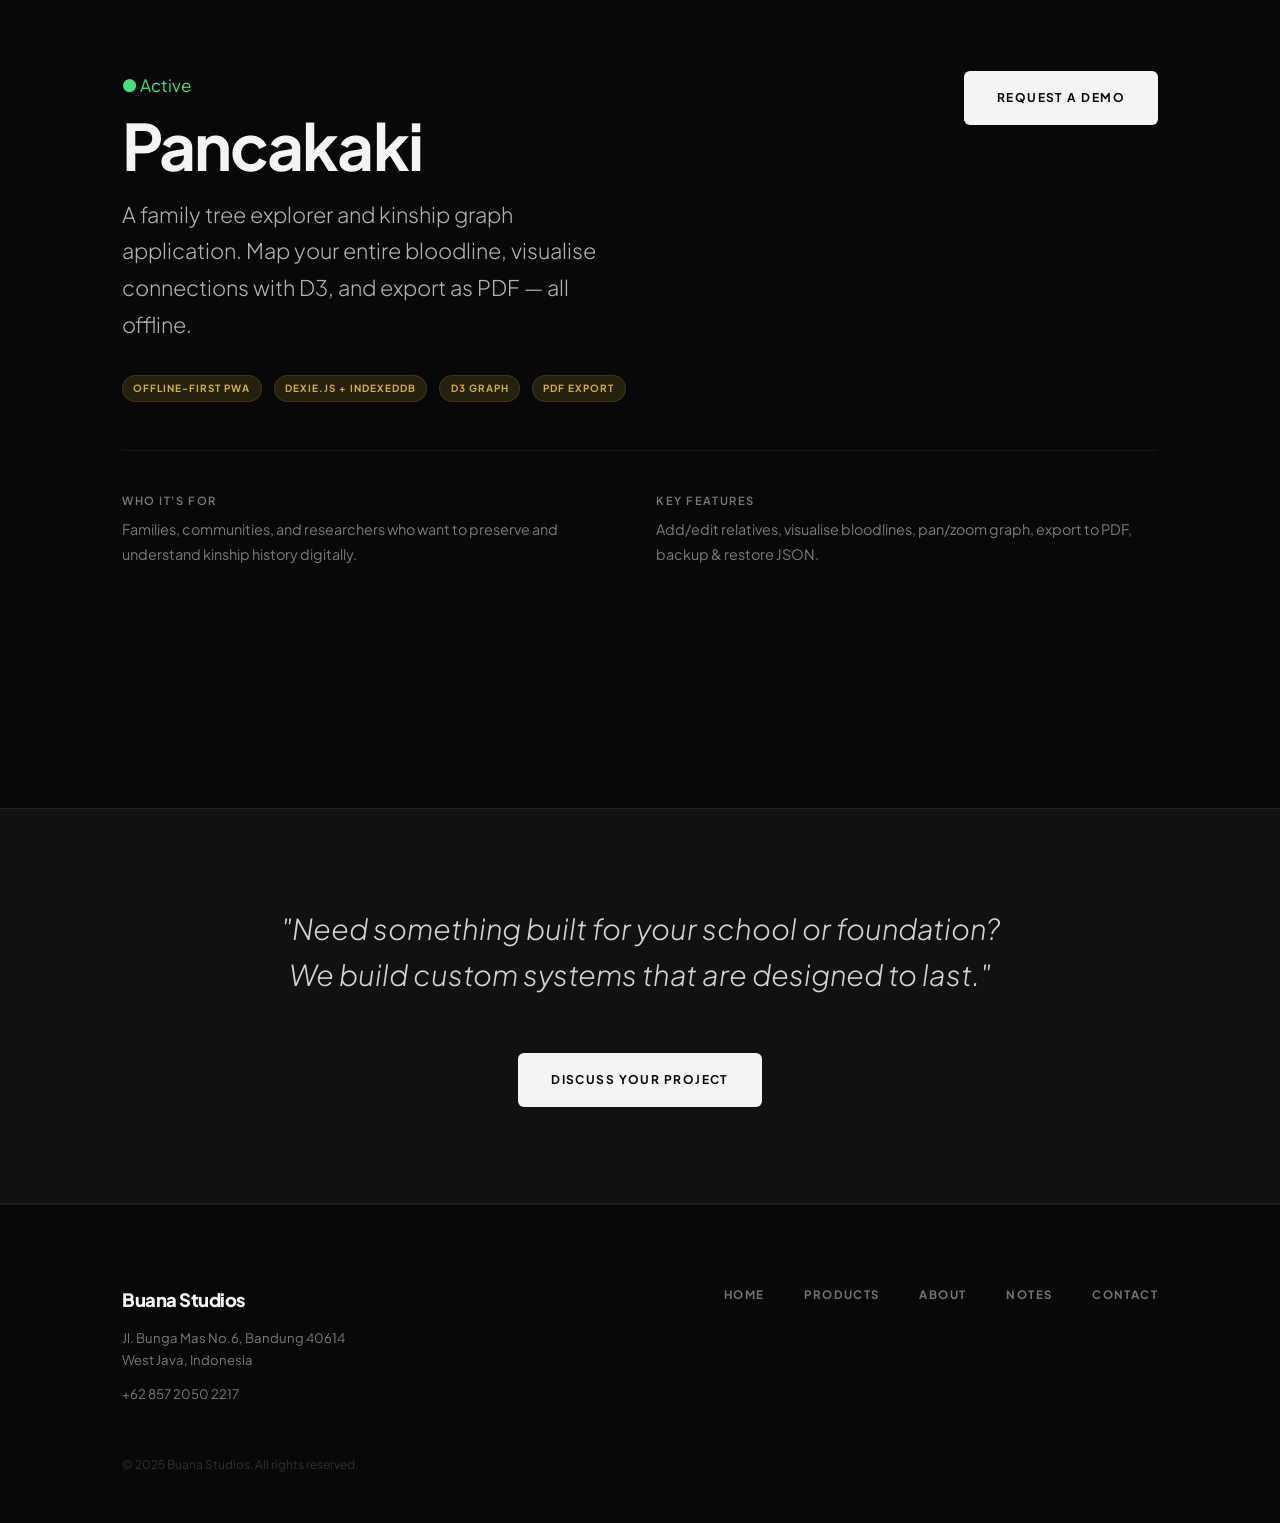
<file: v1/products.html>
<!DOCTYPE html>
<html lang="en">
<head>
  <meta charset="UTF-8">
  <meta name="viewport" content="width=device-width, initial-scale=1.0, maximum-scale=1.0, user-scalable=no">
  <title>Buana Studios | Software Products</title>
   <meta name="description" content="Software products built by Buana Studios — Pancakaki, T.I.B.Y.A.N., Tadbiir, Hiring Platform, Spreadsheet Dashboard, Institutional Dashboard, WhatsApp Reporter, and Operational Audit Tool.">
  <link href="https://fonts.googleapis.com/css2?family=Plus+Jakarta+Sans:wght@300;400;500;600;700;800&display=swap" rel="stylesheet">
  <link rel="stylesheet" href="css/style.css">
  <link rel="manifest" href="manifest.json">
</head>
<body data-lang="en">

  <nav class="navbar scrolled">
    <div class="container nav-inner">
      <a href="index.html" class="logo">Buana Studios</a>
      <div class="nav-links">
        <a href="index.html"><span class="en">Home</span><span class="id">Beranda</span></a>
        <a href="products.html" class="active"><span class="en">Products</span><span class="id">Produk</span></a>
        <a href="spaces.html"><span class="en">Spaces</span><span class="id">Ruang</span></a>
        <a href="journal.html"><span class="en">Notes</span><span class="id">Catatan</span></a>
        <a href="contact.html"><span class="en">Contact</span><span class="id">Kontak</span></a>
        <div class="lang-toggle" onclick="toggleLang()">
          <span id="btn-en">EN</span> / <span id="btn-id">ID</span>
        </div>
      </div>
    </div>
  </nav>

  <!-- Hero -->
  <section class="subpage-hero">
    <div class="container reveal">
      <span class="label"><span class="en">What We've Built</span><span class="id">Yang Kami Bangun</span></span>
      <h1>
        <span class="en">Software<br>Products.</span>
        <span class="id">Produk<br>Perangkat Lunak.</span>
      </h1>
      <p class="lead" style="max-width:580px; margin-top:1.5rem;">
        <span class="en">Each product is built with the same discipline we teach — offline-first, privacy-respecting, and designed for real institutions.</span>
        <span class="id">Setiap produk dibangun dengan disiplin yang sama yang kami ajarkan — offline-first, menghormati privasi, dan dirancang untuk institusi nyata.</span>
      </p>
    </div>
  </section>

   <!-- Products -->
   <section class="section" style="padding-top:0;">
     <div class="container" id="products-container">
       <!-- Products will be injected here by JavaScript -->
     </div>
   </section>

  <!-- Custom Software pitch -->
  <div class="quote-band reveal">
    <div class="container">
      <blockquote>
        <span class="en">"Need something built for your school or foundation? We build custom systems that are designed to last."</span>
        <span class="id">"Butuh sistem untuk sekolah atau yayasan Anda? Kami membangun sistem kustom yang dirancang untuk bertahan."</span>
      </blockquote>
      <a href="contact.html" class="btn btn-primary" style="margin-top:1.5rem; display:inline-flex;">
        <span class="en">Discuss Your Project</span><span class="id">Diskusikan Proyek Anda</span>
      </a>
    </div>
  </div>

  <!-- Footer -->
  <footer class="footer">
    <div class="container">
      <div class="footer-inner">
        <div class="footer-brand">
          <span class="logo">Buana Studios</span>
          <span class="addr">Jl. Bunga Mas No.6, Bandung 40614<br>West Java, Indonesia</span>
          <a href="tel:+6285720502217" class="addr">+62 857 2050 2217</a>
        </div>
        <nav class="footer-nav">
          <a href="index.html"><span class="en">Home</span><span class="id">Beranda</span></a>
          <a href="products.html"><span class="en">Products</span><span class="id">Produk</span></a>
          <a href="about.html"><span class="en">About</span><span class="id">Tentang</span></a>
          <a href="journal.html"><span class="en">Notes</span><span class="id">Catatan</span></a>
          <a href="contact.html"><span class="en">Contact</span><span class="id">Kontak</span></a>
        </nav>
      </div>
      <p class="footer-copy">© 2025 Buana Studios. All rights reserved.</p>
    </div>
  </footer>

  <nav class="bottom-tab-bar">
    <a href="index.html" class="tab-item"><svg fill="none" viewBox="0 0 24 24" stroke="currentColor" stroke-width="1.8"><path stroke-linecap="round" stroke-linejoin="round" d="M3 9.75L12 3l9 6.75V21a.75.75 0 01-.75.75H15.75A.75.75 0 0115 21v-5.25H9V21a.75.75 0 01-.75.75H3.75A.75.75 0 013 21V9.75z"/></svg><span class="en">Home</span><span class="id">Beranda</span></a>
    <a href="products.html" class="tab-item"><svg fill="none" viewBox="0 0 24 24" stroke="currentColor" stroke-width="1.8"><path stroke-linecap="round" stroke-linejoin="round" d="M20.25 7.5l-.625 10.632a2.25 2.25 0 01-2.247 2.118H6.622a2.25 2.25 0 01-2.247-2.118L3.75 7.5M10 11.25h4M3.375 7.5h17.25c.621 0 1.125-.504 1.125-1.125v-1.5c0-.621-.504-1.125-1.125-1.125H3.375c-.621 0-1.125.504-1.125 1.125v1.5c0 .621.504 1.125 1.125 1.125z"/></svg><span class="en">Products</span><span class="id">Produk</span></a>
    <a href="spaces.html" class="tab-item"><svg fill="none" viewBox="0 0 24 24" stroke="currentColor" stroke-width="1.8"><path stroke-linecap="round" stroke-linejoin="round" d="M2.25 12l8.954-8.955c.44-.439 1.152-.439 1.591 0L21.75 12M4.5 9.75v10.125c0 .621.504 1.125 1.125 1.125H9.75v-4.875c0-.621.504-1.125 1.125-1.125h2.25c.621 0 1.125.504 1.125 1.125V21h4.125c.621 0 1.125-.504 1.125-1.125V9.75M8.25 21h8.25"/></svg><span class="en">Spaces</span><span class="id">Ruang</span></a>
    <a href="journal.html" class="tab-item"><svg fill="none" viewBox="0 0 24 24" stroke="currentColor" stroke-width="1.8"><path stroke-linecap="round" stroke-linejoin="round" d="M16.862 4.487l1.687-1.688a1.875 1.875 0 112.652 2.652L10.582 16.07a4.5 4.5 0 01-1.897 1.13L6 18l.8-2.685a4.5 4.5 0 011.13-1.897l8.932-8.931z"/></svg><span class="en">Notes</span><span class="id">Catatan</span></a>
    <a href="contact.html" class="tab-item"><svg fill="none" viewBox="0 0 24 24" stroke="currentColor" stroke-width="1.8"><path stroke-linecap="round" stroke-linejoin="round" d="M21.75 6.75v10.5a2.25 2.25 0 01-2.25 2.25h-15a2.25 2.25 0 01-2.25-2.25V6.75m19.5 0A2.25 2.25 0 0019.5 4.5h-15a2.25 2.25 0 00-2.25 2.25m19.5 0v.243a2.25 2.25 0 01-1.07 1.916l-7.5 4.615a2.25 2.25 0 01-2.36 0L3.32 8.91a2.25 2.25 0 01-1.07-1.916V6.75"/></svg><span class="en">Contact</span><span class="id">Kontak</span></a>
  </nav>

  <a href="https://wa.me/6285720502217?text=Hello%20Buana%20Studios%2C%20I%20found%20your%20website%20and%20would%20like%20to%20inquire." class="whatsapp-fab" target="_blank" rel="noopener" aria-label="WhatsApp">
    <svg viewBox="0 0 24 24" fill="white"><path d="M17.472 14.382c-.297-.149-1.758-.867-2.03-.967-.273-.099-.471-.148-.67.15-.197.297-.767.966-.94 1.164-.173.199-.347.223-.644.075-.297-.15-1.255-.463-2.39-1.475-.883-.788-1.48-1.761-1.653-2.059-.173-.297-.018-.458.13-.606.134-.133.298-.347.446-.52.149-.174.198-.298.298-.497.099-.198.05-.371-.025-.52-.075-.149-.669-1.612-.916-2.207-.242-.579-.487-.5-.669-.51-.173-.008-.371-.01-.57-.01-.198 0-.52.074-.792.372-.272.297-1.04 1.016-1.04 2.479 0 1.462 1.065 2.875 1.213 3.074.149.198 2.096 3.2 5.077 4.487.709.306 1.262.489 1.694.625.712.227 1.36.195 1.871.118.571-.085 1.758-.719 2.006-1.413.248-.694.248-1.289.173-1.413-.074-.124-.272-.198-.57-.347m-5.421 7.403h-.004a9.87 9.87 0 01-5.031-1.378l-.361-.214-3.741.982.998-3.648-.235-.374a9.86 9.86 0 01-1.51-5.26c.001-5.45 4.436-9.884 9.888-9.884 2.64 0 5.122 1.03 6.988 2.898a9.825 9.825 0 012.893 6.994c-.003 5.45-4.437 9.884-9.885 9.884m8.413-18.297A11.815 11.815 0 0012.05 0C5.495 0 .16 5.335.157 11.892c0 2.096.547 4.142 1.588 5.945L.057 24l6.305-1.654a11.882 11.882 0 005.683 1.448h.005c6.554 0 11.89-5.335 11.893-11.893a11.821 11.821 0 00-3.48-8.413z"/></svg>
  </a>

  <!-- Preview Modal -->
  <div id="preview-modal" class="preview-modal">
    <div class="modal-header">
      <button class="modal-close">&times;</button>
    </div>
    <div id="preview-content" class="modal-body">
      <!-- Injected by JS -->
    </div>
  </div>

  <script src="js/main.js"></script>
</body>
</html>
</file>
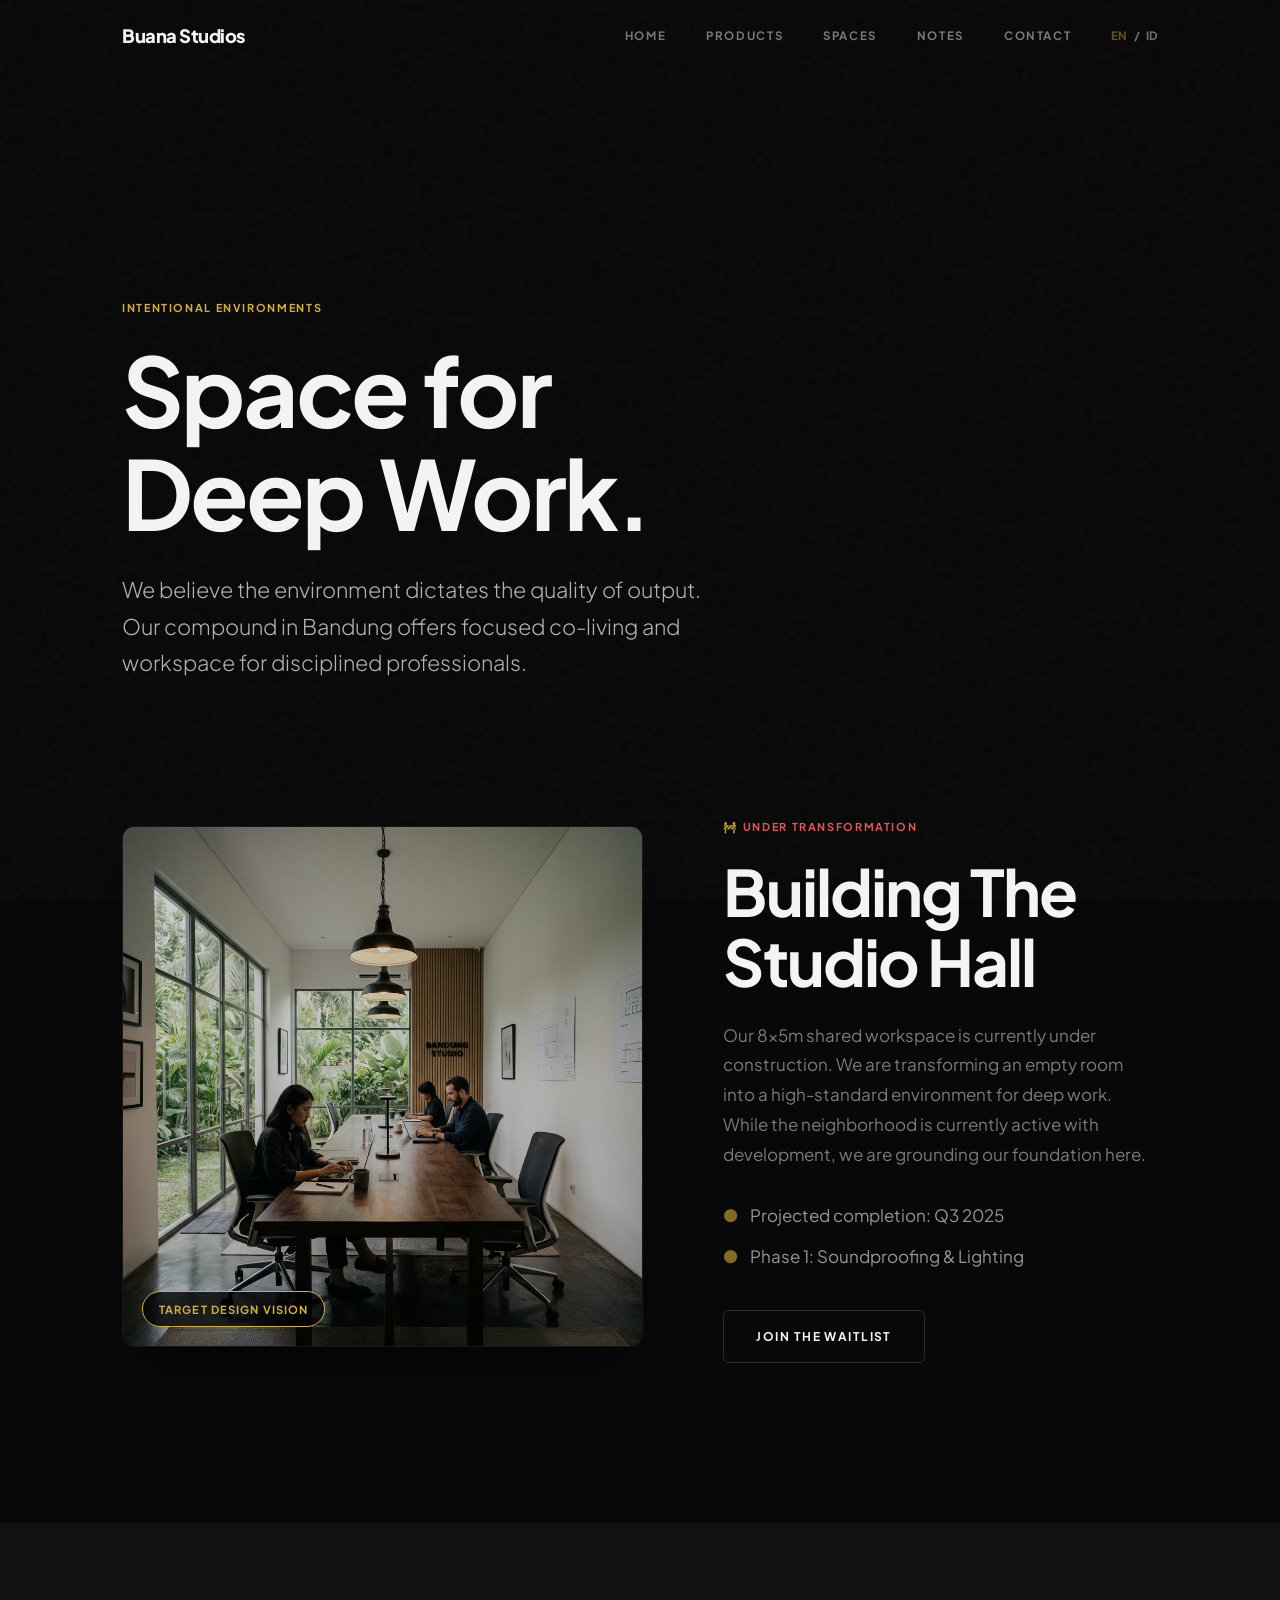
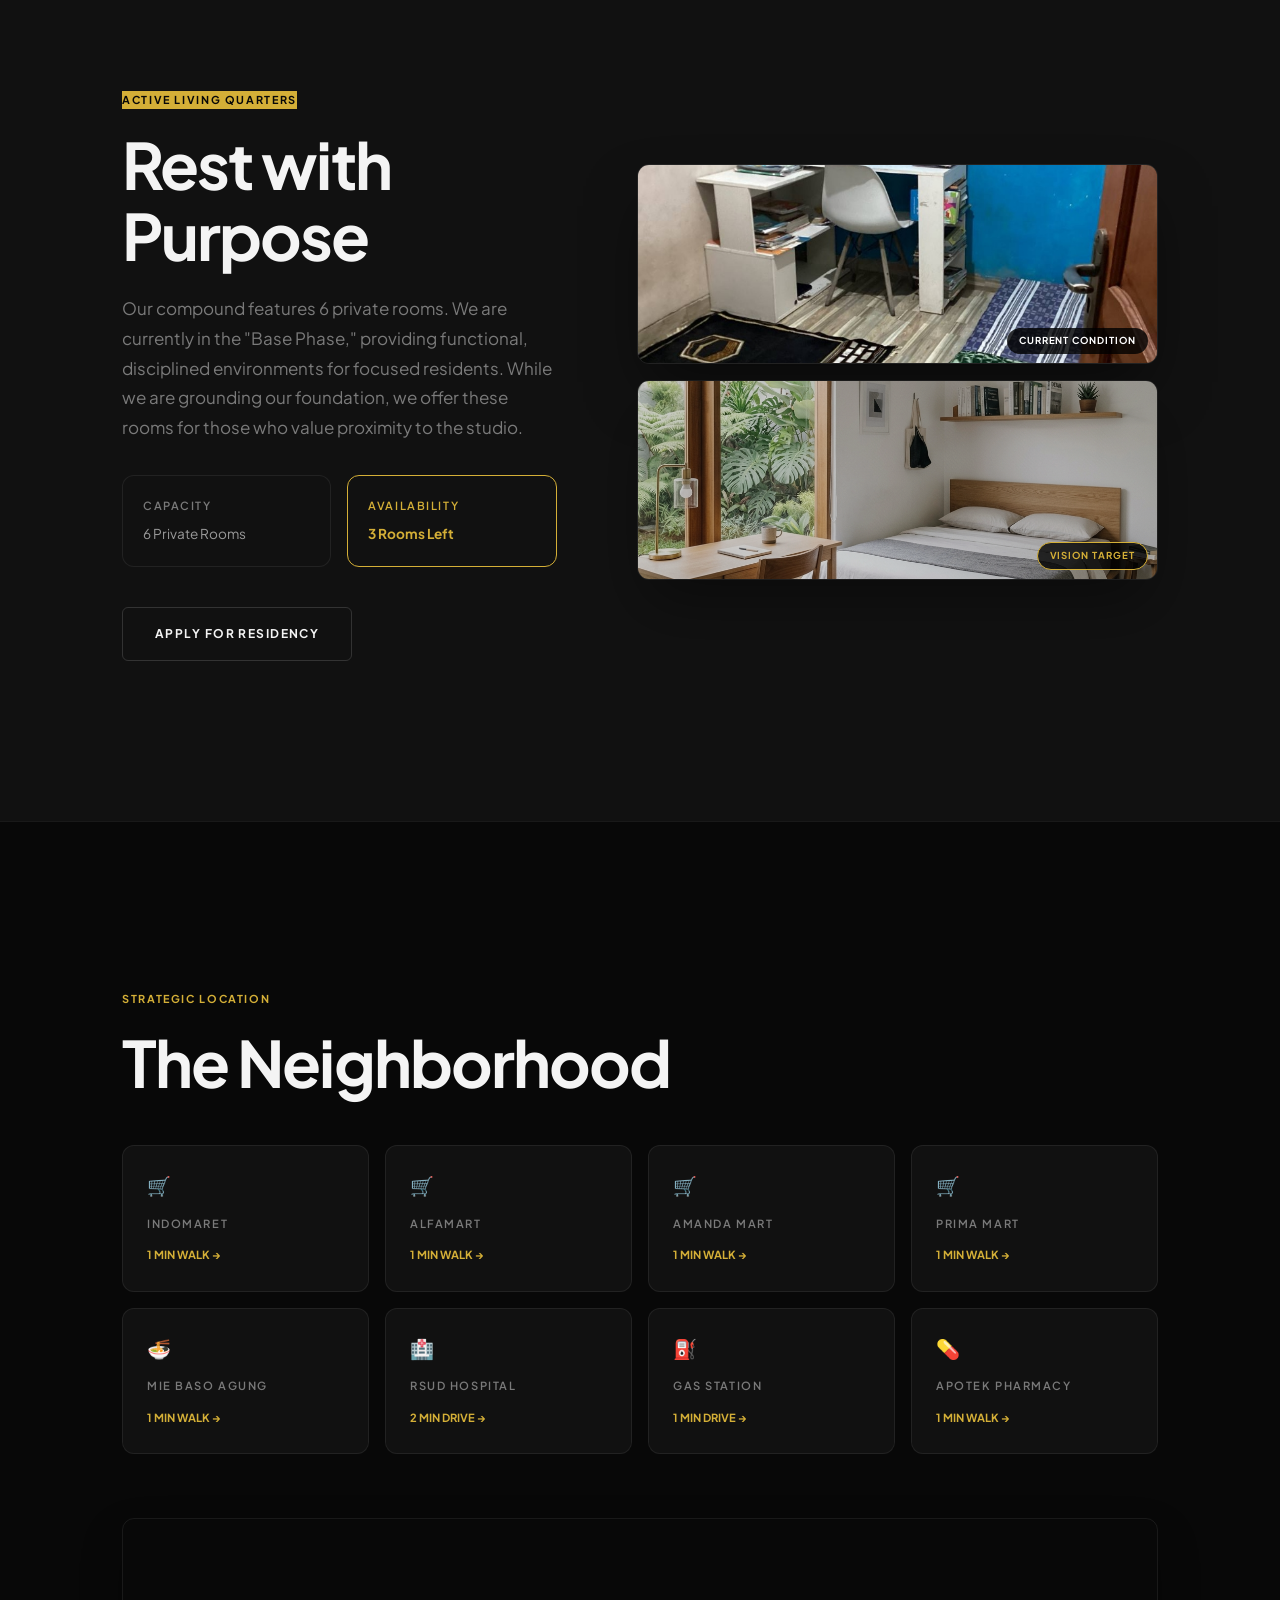
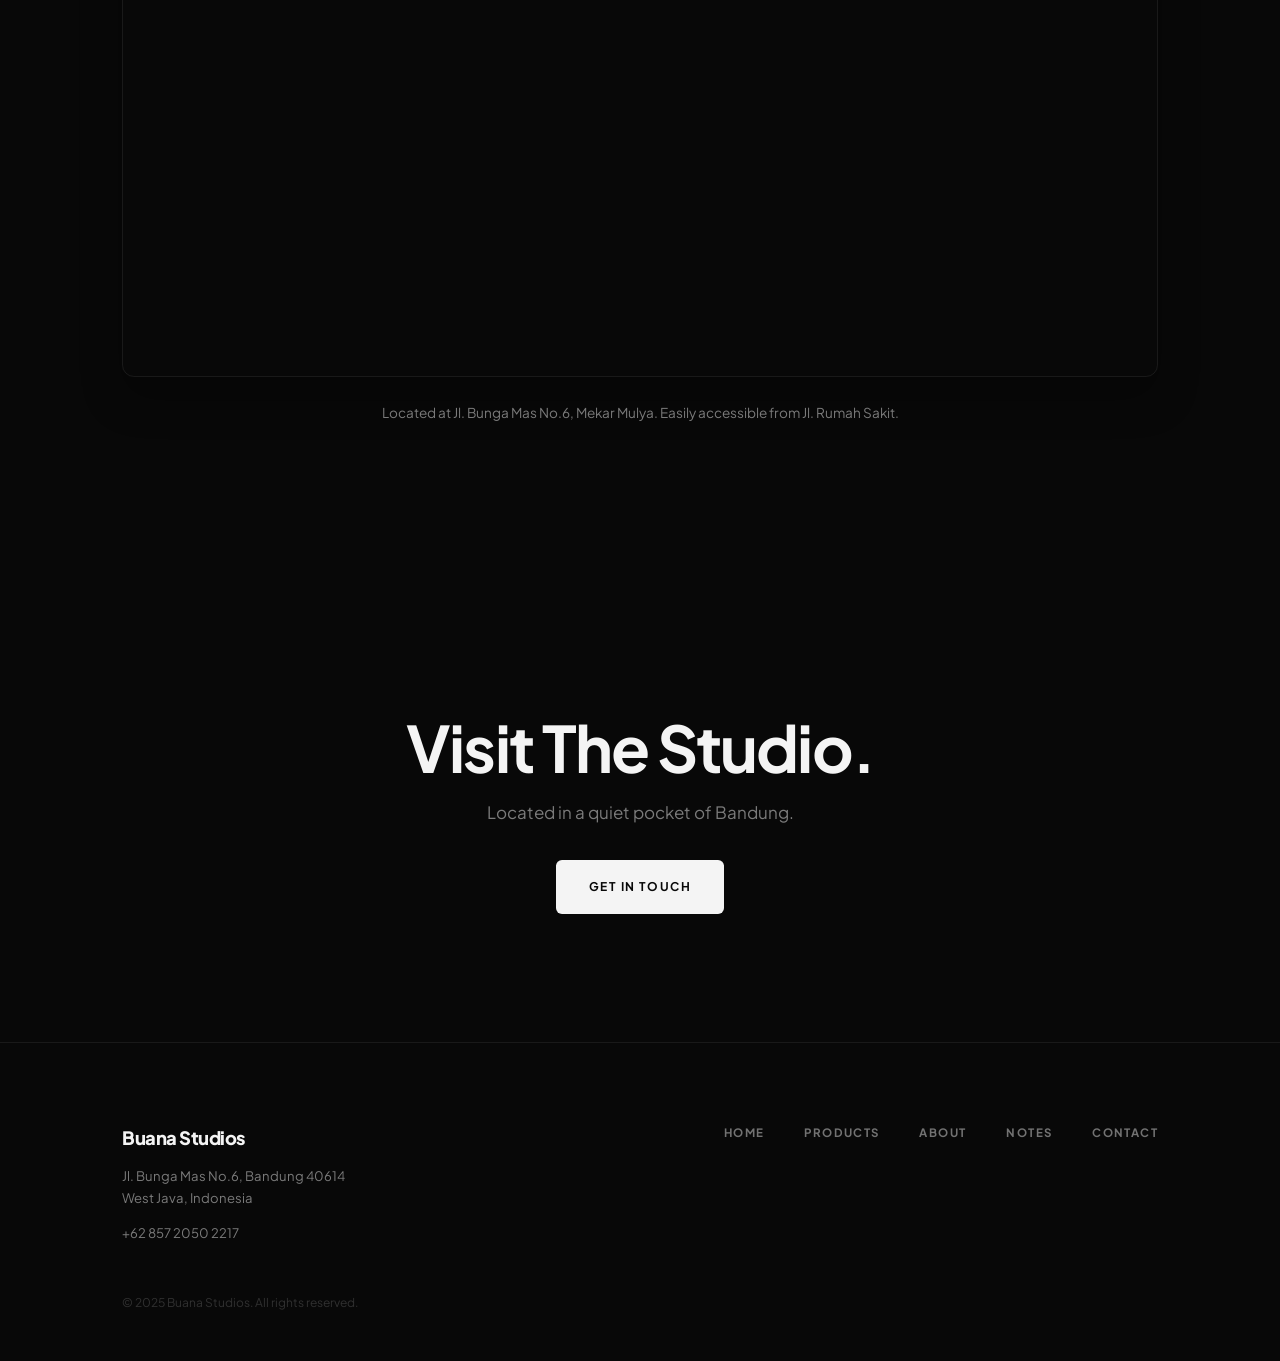
<file: v1/spaces.html>
<!DOCTYPE html>
<html lang="en">

<head>
  <meta charset="UTF-8">
  <meta name="viewport" content="width=device-width, initial-scale=1.0, maximum-scale=1.0, user-scalable=no">
  <title>Spaces | Buana Studios</title>
  <meta name="description"
    content="Focused environments for living and working. Buana Co-living and Shared Workspace in Bandung, Indonesia.">
  <link href="https://fonts.googleapis.com/css2?family=Plus+Jakarta+Sans:wght@300;400;500;600;700;800&display=swap"
    rel="stylesheet">
  <link rel="stylesheet" href="css/style.css">
  <link rel="manifest" href="manifest.json">
</head>

<body data-lang="en">

  <!-- Navbar -->
  <nav class="navbar">
    <div class="container nav-inner">
      <a href="index.html" class="logo">Buana Studios</a>
      <div class="nav-links">
        <a href="index.html"><span class="en">Home</span><span class="id">Beranda</span></a>
        <a href="products.html"><span class="en">Products</span><span class="id">Produk</span></a>
        <a href="spaces.html"><span class="en">Spaces</span><span class="id">Ruang</span></a>
        <a href="journal.html"><span class="en">Notes</span><span class="id">Catatan</span></a>
        <a href="contact.html"><span class="en">Contact</span><span class="id">Kontak</span></a>
        <div class="lang-toggle" onclick="toggleLang()">
          <span id="btn-en">EN</span> / <span id="btn-id">ID</span>
        </div>
      </div>
    </div>
  </nav>

  <!-- Hero -->
  <section class="page-hero">
    <div class="container reveal">
      <span class="label"><span class="en">Intentional Environments</span><span class="id">Lingkungan
          Terencana</span></span>
      <h1>
        <span class="en">Space for<br>Deep Work.</span>
        <span class="id">Ruang Untuk<br>Kerja Nyata.</span>
      </h1>
      <p class="lead" style="max-width:600px; margin-top:1.75rem;">
        <span class="en">We believe the environment dictates the quality of output. Our compound in Bandung offers
          focused co-living and workspace for disciplined professionals.</span>
        <span class="id">Kami percaya lingkungan menentukan kualitas hasil kerja. Kompleks kami di Bandung menawarkan
          hunian dan ruang kerja terfokus bagi para profesional yang disiplin.</span>
      </p>
    </div>
  </section>

  <!-- Workspace Section -->
  <section class="section" style="padding-top:0;">
    <div class="container reveal">
      <div class="spaces-grid">
        <div class="space-image-main">
          <div style="position:relative;">
            <img src="assets/img/workspace-mockup.png" alt="Buana Workspace Vision"
              style="width:100%; border-radius:var(--radius); border:1px solid var(--border); filter: grayscale(0.2) brightness(0.8);">
            <div
              style="position:absolute; bottom:20px; left:20px; background:rgba(0,0,0,0.8); padding:8px 16px; border-radius:50px; font-size:0.7rem; font-weight:700; color:var(--accent); text-transform:uppercase; letter-spacing:0.1em; border:1px solid var(--accent);">
              <span class="en">Target Design Vision</span><span class="id">Visi Desain Target</span>
            </div>
          </div>
        </div>
        <div class="space-info">
          <span class="label" style="color:#e05555;">
            <span class="en">🚧 Under Transformation</span><span class="id">🚧 Sedang Transformasi</span>
          </span>
          <h2 style="margin-bottom:1.5rem;"><span class="en">Building The Studio Hall</span><span class="id">Membangun
              Aula Studio</span></h2>
          <p class="text-muted" style="margin-bottom:2rem;">
            <span class="en">Our 8x5m shared workspace is currently under construction. We are transforming an empty
              room into a high-standard environment for deep work. While the neighborhood is currently active with
              development, we are grounding our foundation here.</span>
            <span class="id">Ruang kerja bersama seluas 8x5m kami saat ini sedang dalam pembangunan. Kami sedang
              mengubah ruangan kosong menjadi lingkungan berstandar tinggi untuk kerja mendalam. Meskipun lingkungan
              sekitar saat ini aktif dengan pembangunan, kami sedang memantapkan fondasi kami di sini.</span>
          </p>
          <ul style="list-style:none; margin-bottom:2.5rem; opacity:0.6;">
            <li style="margin-bottom:0.75rem; display:flex; align-items:center; gap:0.75rem;">
              <span style="color:var(--accent);">●</span> <span class="en">Projected completion: Q3 2025</span><span
                class="id">Target selesai: Q3 2025</span>
            </li>
            <li style="margin-bottom:0.75rem; display:flex; align-items:center; gap:0.75rem;">
              <span style="color:var(--accent);">●</span> <span class="en">Phase 1: Soundproofing & Lighting</span><span
                class="id">Fase 1: Peredaman Suara & Pencahayaan</span>
            </li>
          </ul>
          <a href="contact.html?service=workspace" class="btn btn-ghost"><span class="en">Join The Waitlist</span><span
              class="id">Gabung Daftar Tunggu</span></a>
        </div>
      </div>
    </div>
  </section>

  <!-- Co-living Section -->
  <section class="section" style="background:var(--bg-card);">
    <div class="container reveal">
      <div class="spaces-grid reversed">
        <div class="space-info">
          <span class="label" style="background:var(--accent); color:var(--bg-main);">
            <span class="en">Active Living Quarters</span><span class="id">Area Hunian Aktif</span>
          </span>
          <h2 style="margin-bottom:1.5rem;"><span class="en">Rest with Purpose</span><span class="id">Istirahat
              Bertujuan</span></h2>
          <p class="text-muted" style="margin-bottom:2rem;">
            <span class="en">Our compound features 6 private rooms. We are currently in the "Base Phase," providing
              functional, disciplined environments for focused residents. While we are grounding our foundation, we
              offer these rooms for those who value proximity to the studio.</span>
            <span class="id">Kompleks kami memiliki 6 kamar pribadi. Saat ini kami berada dalam "Fase Dasar,"
              menyediakan lingkungan yang fungsional dan disiplin bagi penghuni yang terfokus. Selama kami memantapkan
              fondasi, kami menawarkan kamar-kamar ini bagi mereka yang menghargai kedekatan dengan studio.</span>
          </p>
          <div style="display:grid; grid-template-columns: 1fr 1fr; gap:1rem; margin-bottom:2.5rem;">
            <div
              style="padding:1.25rem; border:1px solid var(--border); border-radius:var(--radius); background:var(--bg-card);">
              <h4 style="margin-bottom:0.5rem;"><span class="en">Capacity</span><span class="id">Kapasitas</span></h4>
              <p style="font-size:0.85rem; opacity:0.6;">6 <span class="en">Private Rooms</span><span class="id">Kamar
                  Pribadi</span></p>
            </div>
            <div
              style="padding:1.25rem; border:1px solid var(--accent); border-radius:var(--radius); background:rgba(var(--accent-rgb), 0.1);">
              <h4 style="margin-bottom:0.5rem; color:var(--accent);"><span class="en">Availability</span><span
                  class="id">Ketersediaan</span></h4>
              <p style="font-size:0.85rem; font-weight:700; color:var(--accent);">3 <span class="en">Rooms
                  Left</span><span class="id">Kamar Tersisa</span></p>
            </div>
          </div>
          <a href="contact.html?service=coliving" class="btn btn-ghost"><span class="en">Apply for Residency</span><span
              class="id">Daftar Hunian</span></a>
        </div>
        <div class="space-image-main">
          <div style="display:grid; grid-template-rows: 1fr 1fr; gap:1rem;">
            <div style="position:relative;">
              <img src="assets/img/coliving-current.jpg" alt="Buana Co-living Current"
                style="width:100%; height:200px; object-fit:cover; border-radius:var(--radius); border:1px solid var(--border);">
              <div
                style="position:absolute; bottom:10px; right:10px; background:rgba(0,0,0,0.8); padding:5px 12px; border-radius:50px; font-size:0.6rem; font-weight:700; color:#fff; text-transform:uppercase; letter-spacing:0.1em;">
                <span class="en">Current Condition</span><span class="id">Kondisi Saat Ini</span>
              </div>
            </div>
            <div style="position:relative;">
              <img src="assets/img/coliving-mockup.png" alt="Buana Co-living Vision"
                style="width:100%; height:200px; object-fit:cover; border-radius:var(--radius); border:1px solid var(--border); filter: grayscale(0.2) opacity(0.8);">
              <div
                style="position:absolute; bottom:10px; right:10px; background:rgba(0,0,0,0.8); padding:5px 12px; border-radius:50px; font-size:0.6rem; font-weight:700; color:var(--accent); text-transform:uppercase; letter-spacing:0.1em; border:1px solid var(--accent);">
                <span class="en">Vision Target</span><span class="id">Target Visi</span>
              </div>
            </div>
          </div>
        </div>
      </div>
    </div>
  </section>

  <!-- Neighborhood Section -->
  <section class="section" style="border-top:1px solid var(--border);">
    <div class="container reveal">
      <span class="label"><span class="en">Strategic Location</span><span class="id">Lokasi Strategis</span></span>
      <h2 style="margin-bottom:3rem;"><span class="en">The Neighborhood</span><span class="id">Lingkungan Sekitar</span>
      </h2>
      <div style="display:grid; grid-template-columns: repeat(auto-fit, minmax(200px, 1fr)); gap:1rem;">

        <!-- Essentials -->
        <div
          style="padding:1.5rem; border:1px solid var(--border); border-radius:var(--radius); background:var(--bg-card);">
          <div style="font-size:1.2rem; margin-bottom:0.75rem;">🛒</div>
          <h4 style="margin-bottom:0.4rem; font-size:0.7rem;">Indomaret</h4>
          <a href="https://www.google.com/maps/dir/Indomaret+Pangaritan+Panghegar/Kost+Kontrakan+Buana+Studios+Co-Working+Co-Living+Space/"
            target="_blank" class="text-accent" style="font-size:0.7rem; font-weight:700;">1 MIN WALK →</a>
        </div>

        <div
          style="padding:1.5rem; border:1px solid var(--border); border-radius:var(--radius); background:var(--bg-card);">
          <div style="font-size:1.2rem; margin-bottom:0.75rem;">🛒</div>
          <h4 style="margin-bottom:0.4rem; font-size:0.7rem;">Alfamart</h4>
          <a href="https://www.google.com/maps/dir/Alfamart+Panghegar+Baru/Kost+Kontrakan+Buana+Studios+Co-Working+Co-Living+Space/"
            target="_blank" class="text-accent" style="font-size:0.7rem; font-weight:700;">1 MIN WALK →</a>
        </div>

        <div
          style="padding:1.5rem; border:1px solid var(--border); border-radius:var(--radius); background:var(--bg-card);">
          <div style="font-size:1.2rem; margin-bottom:0.75rem;">🛒</div>
          <h4 style="margin-bottom:0.4rem; font-size:0.7rem;">Amanda Mart</h4>
          <a href="https://www.google.com/maps/dir/AMANDAmart+Panghegar/Kost+Kontrakan+Buana+Studios+Co-Working+Co-Living+Space/"
            target="_blank" class="text-accent" style="font-size:0.7rem; font-weight:700;">1 MIN WALK →</a>
        </div>

        <div
          style="padding:1.5rem; border:1px solid var(--border); border-radius:var(--radius); background:var(--bg-card);">
          <div style="font-size:1.2rem; margin-bottom:0.75rem;">🛒</div>
          <h4 style="margin-bottom:0.4rem; font-size:0.7rem;">Prima Mart</h4>
          <a href="https://www.google.com/maps/place/PRIMA+MART+PANGHEGAR/" target="_blank" class="text-accent"
            style="font-size:0.7rem; font-weight:700;">1 MIN WALK →</a>
        </div>

        <!-- Dining -->
        <div
          style="padding:1.5rem; border:1px solid var(--border); border-radius:var(--radius); background:var(--bg-card);">
          <div style="font-size:1.2rem; margin-bottom:0.75rem;">🍜</div>
          <h4 style="margin-bottom:0.4rem; font-size:0.7rem;">Mie Baso Agung</h4>
          <a href="https://www.google.com/maps/dir/Mie+Baso+Agung+-+Mekar+Mulya/Kost+Kontrakan+Buana+Studios+Co-Working+Co-Living+Space/"
            target="_blank" class="text-accent" style="font-size:0.7rem; font-weight:700;">1 MIN WALK →</a>
        </div>

        <!-- Health & Logistics -->
        <div
          style="padding:1.5rem; border:1px solid var(--border); border-radius:var(--radius); background:var(--bg-card);">
          <div style="font-size:1.2rem; margin-bottom:0.75rem;">🏥</div>
          <h4 style="margin-bottom:0.4rem; font-size:0.7rem;">RSUD Hospital</h4>
          <a href="https://www.google.com/maps/dir/RSUD+Ujung+Berung/Kost+Kontrakan+Buana+Studios+Co-Working+Co-Living+Space/"
            target="_blank" class="text-accent" style="font-size:0.7rem; font-weight:700;">2 MIN DRIVE →</a>
        </div>

        <div
          style="padding:1.5rem; border:1px solid var(--border); border-radius:var(--radius); background:var(--bg-card);">
          <div style="font-size:1.2rem; margin-bottom:0.75rem;">⛽</div>
          <h4 style="margin-bottom:0.4rem; font-size:0.7rem;">Gas Station</h4>
          <a href="https://www.google.com/maps/place/SPBU+344-0606/" target="_blank" class="text-accent"
            style="font-size:0.7rem; font-weight:700;">1 MIN DRIVE →</a>
        </div>

        <div
          style="padding:1.5rem; border:1px solid var(--border); border-radius:var(--radius); background:var(--bg-card);">
          <div style="font-size:1.2rem; margin-bottom:0.75rem;">💊</div>
          <h4 style="margin-bottom:0.4rem; font-size:0.7rem;">Apotek Pharmacy</h4>
          <a href="https://www.google.com/maps/dir/Apotek+Panghegar/Kost+Kontrakan+Buana+Studios+Co-Working+Co-Living+Space/"
            target="_blank" class="text-accent" style="font-size:0.7rem; font-weight:700;">1 MIN WALK →</a>
        </div>

      </div>

      <!-- Map Embed -->
      <div
        style="margin-top:4rem; border-radius:var(--radius); overflow:hidden; border:1px solid var(--border); box-shadow: 0 20px 40px rgba(0,0,0,0.3);">
        <iframe
          src="https://www.google.com/maps/embed?pb=!1m18!1m12!1m3!1d3960.528358485236!2d107.69925447475713!3d-6.92471339307489!2m3!1f0!2f0!3f0!3m2!1i1024!2i768!4f13.1!3m3!1m2!1s0x2e68c302b94a481f%3A0x2146e2c269eb8311!2sKost%20Kontrakan%20Buana%20Studios%20Co-Working%20Co-Living%20Space!5e0!3m2!1sen!2sid!4v1715321389224!5m2!1sen!2sid"
          width="100%" height="450" style="border:0; filter: grayscale(1) invert(0.9) contrast(1.2); opacity: 0.8;"
          allowfullscreen="" loading="lazy" referrerpolicy="no-referrer-when-downgrade">
        </iframe>
      </div>
      <div style="margin-top:1.5rem; text-align:center;">
        <p class="text-muted" style="font-size:0.85rem;">
          <span class="en">Located at Jl. Bunga Mas No.6, Mekar Mulya. Easily accessible from Jl. Rumah Sakit.</span>
          <span class="id">Berlokasi di Jl. Bunga Mas No.6, Mekar Mulya. Mudah diakses dari Jl. Rumah Sakit.</span>
        </p>
      </div>

    </div>
  </section>

  <!-- CTA -->
  <section class="cta-section reveal">
    <div class="container">
      <h2><span class="en">Visit The Studio.</span><span class="id">Kunjungi Studio.</span></h2>
      <p class="text-muted" style="margin-bottom:2rem;"><span class="en">Located in a quiet pocket of
          Bandung.</span><span class="id">Berlokasi di sudut tenang di Bandung.</span></p>
      <a href="contact.html" class="btn btn-primary"><span class="en">Get in Touch</span><span class="id">Hubungi
          Kami</span></a>
    </div>
  </section>

  <!-- Footer -->
  <footer class="footer">
    <div class="container">
      <div class="footer-inner">
        <div class="footer-brand">
          <span class="logo">Buana Studios</span>
          <span class="addr">Jl. Bunga Mas No.6, Bandung 40614<br>West Java, Indonesia</span>
          <a href="tel:+6285720502217" class="addr">+62 857 2050 2217</a>
        </div>
        <nav class="footer-nav">
          <a href="index.html"><span class="en">Home</span><span class="id">Beranda</span></a>
          <a href="products.html"><span class="en">Products</span><span class="id">Produk</span></a>
          <a href="about.html"><span class="en">About</span><span class="id">Tentang</span></a>
          <a href="journal.html"><span class="en">Notes</span><span class="id">Catatan</span></a>
          <a href="contact.html"><span class="en">Contact</span><span class="id">Kontak</span></a>
        </nav>
      </div>
      <p class="footer-copy">© 2025 Buana Studios. All rights reserved.</p>
    </div>
  </footer>

  <nav class="bottom-tab-bar">
    <a href="index.html" class="tab-item"><svg fill="none" viewBox="0 0 24 24" stroke="currentColor" stroke-width="1.8">
        <path stroke-linecap="round" stroke-linejoin="round"
          d="M3 9.75L12 3l9 6.75V21a.75.75 0 01-.75.75H15.75A.75.75 0 0115 21v-5.25H9V21a.75.75 0 01-.75.75H3.75A.75.75 0 013 21V9.75z" />
      </svg><span class="en">Home</span><span class="id">Beranda</span></a>
    <a href="products.html" class="tab-item"><svg fill="none" viewBox="0 0 24 24" stroke="currentColor"
        stroke-width="1.8">
        <path stroke-linecap="round" stroke-linejoin="round"
          d="M20.25 7.5l-.625 10.632a2.25 2.25 0 01-2.247 2.118H6.622a2.25 2.25 0 01-2.247-2.118L3.75 7.5M10 11.25h4M3.375 7.5h17.25c.621 0 1.125-.504 1.125-1.125v-1.5c0-.621-.504-1.125-1.125-1.125H3.375c-.621 0-1.125.504-1.125 1.125v1.5c0 .621.504 1.125 1.125 1.125z" />
      </svg><span class="en">Products</span><span class="id">Produk</span></a>
    <a href="spaces.html" class="tab-item"><svg fill="none" viewBox="0 0 24 24" stroke="currentColor"
        stroke-width="1.8">
        <path stroke-linecap="round" stroke-linejoin="round"
          d="M2.25 12l8.954-8.955c.44-.439 1.152-.439 1.591 0L21.75 12M4.5 9.75v10.125c0 .621.504 1.125 1.125 1.125H9.75v-4.875c0-.621.504-1.125 1.125-1.125h2.25c.621 0 1.125.504 1.125 1.125V21h4.125c.621 0 1.125-.504 1.125-1.125V9.75M8.25 21h8.25" />
      </svg><span class="en">Spaces</span><span class="id">Ruang</span></a>
    <a href="journal.html" class="tab-item"><svg fill="none" viewBox="0 0 24 24" stroke="currentColor"
        stroke-width="1.8">
        <path stroke-linecap="round" stroke-linejoin="round"
          d="M16.862 4.487l1.687-1.688a1.875 1.875 0 112.652 2.652L10.582 16.07a4.5 4.5 0 01-1.897 1.13L6 18l.8-2.685a4.5 4.5 0 011.13-1.897l8.932-8.931z" />
      </svg><span class="en">Notes</span><span class="id">Catatan</span></a>
    <a href="contact.html" class="tab-item"><svg fill="none" viewBox="0 0 24 24" stroke="currentColor"
        stroke-width="1.8">
        <path stroke-linecap="round" stroke-linejoin="round"
          d="M21.75 6.75v10.5a2.25 2.25 0 01-2.25 2.25h-15a2.25 2.25 0 01-2.25-2.25V6.75m19.5 0A2.25 2.25 0 0019.5 4.5h-15a2.25 2.25 0 00-2.25 2.25m19.5 0v.243a2.25 2.25 0 01-1.07 1.916l-7.5 4.615a2.25 2.25 0 01-2.36 0L3.32 8.91a2.25 2.25 0 01-1.07-1.916V6.75" />
      </svg><span class="en">Contact</span><span class="id">Kontak</span></a>
  </nav>

  <script src="js/main.js"></script>
</body>

</html>
</file>
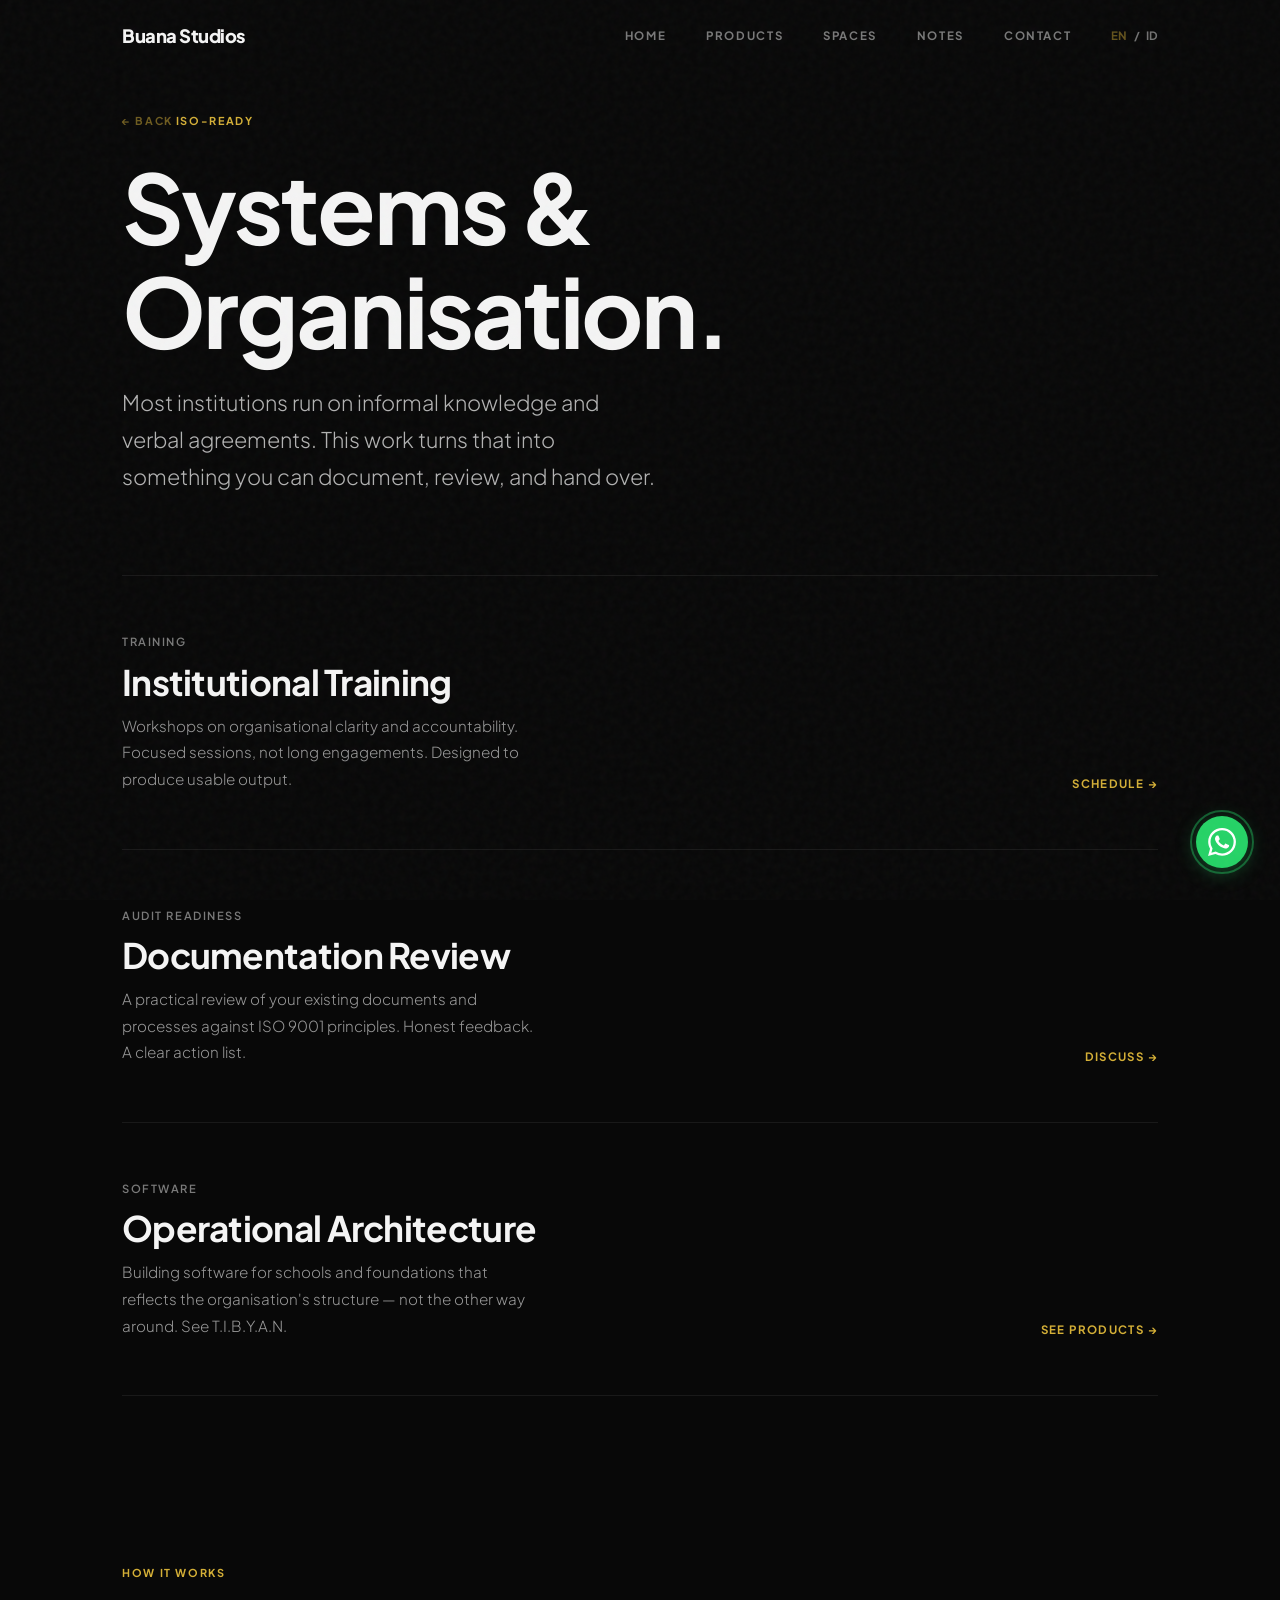
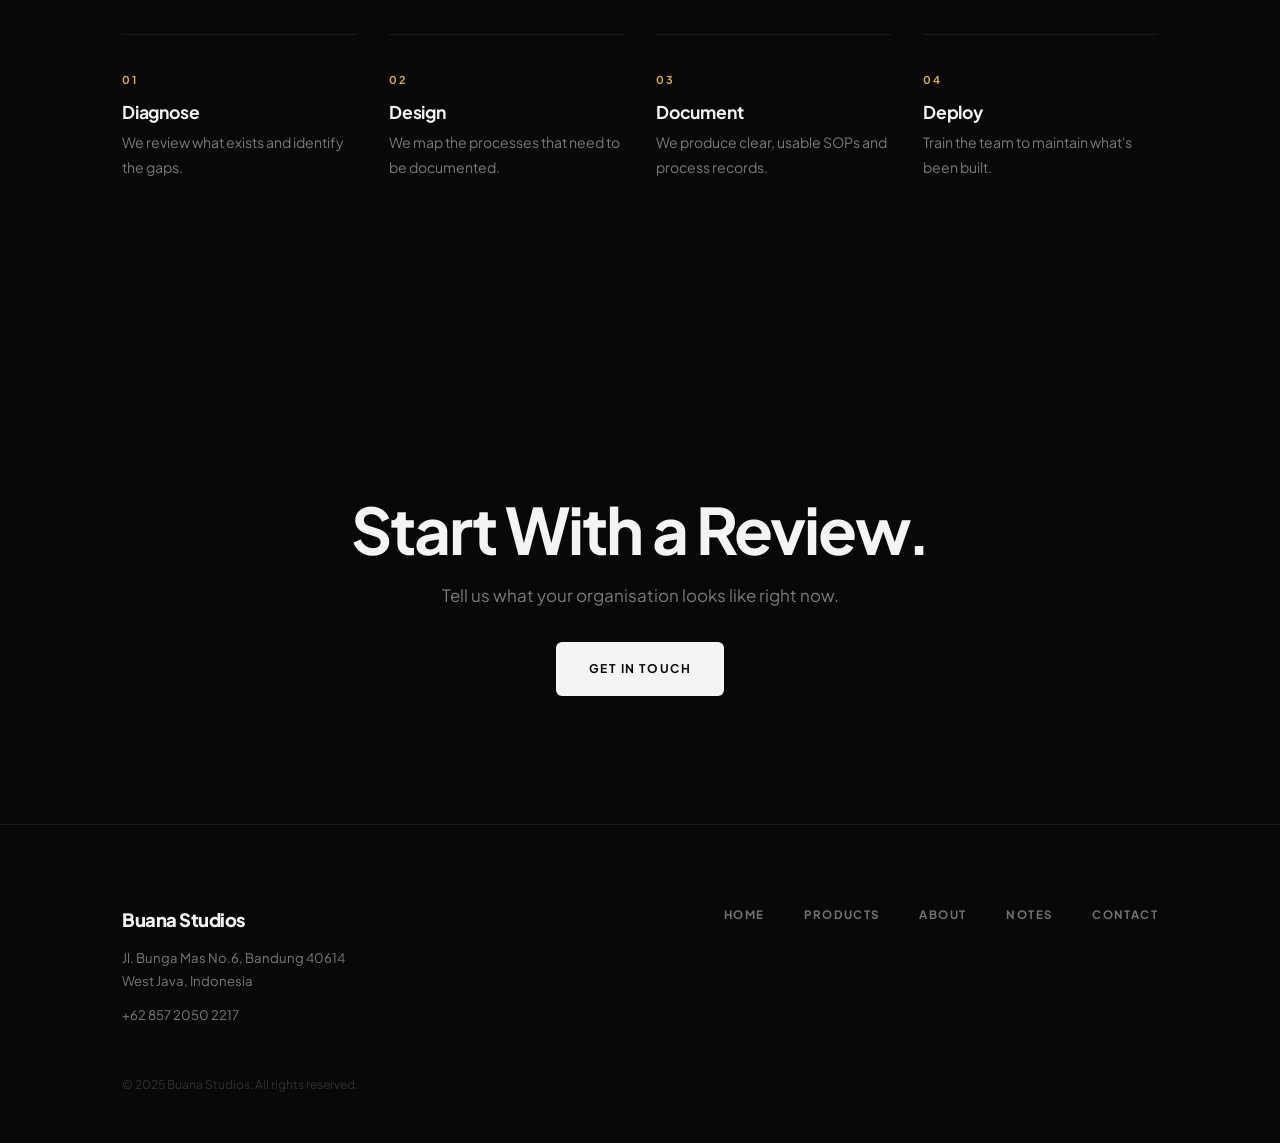
<file: v1/systems.html>
<!DOCTYPE html>
<html lang="en">
<head>
  <meta charset="UTF-8">
  <meta name="viewport" content="width=device-width, initial-scale=1.0, maximum-scale=1.0, user-scalable=no">
  <title>Buana Studios | ISO-Ready Systems</title>
  <meta name="description" content="Organisational documentation training, ISO 9001 readiness, and operational architecture for schools and foundations.">
  <link href="https://fonts.googleapis.com/css2?family=Plus+Jakarta+Sans:wght@300;400;500;600;700;800&display=swap" rel="stylesheet">
  <link rel="stylesheet" href="css/style.css">
  <link rel="manifest" href="manifest.json">
</head>
<body data-lang="en">

  <nav class="navbar scrolled">
    <div class="container nav-inner">
      <a href="index.html" class="logo">Buana Studios</a>
      <div class="nav-links">
        <a href="index.html"><span class="en">Home</span><span class="id">Beranda</span></a>
        <a href="products.html"><span class="en">Products</span><span class="id">Produk</span></a>
        <a href="spaces.html"><span class="en">Spaces</span><span class="id">Ruang</span></a>
        <a href="journal.html"><span class="en">Notes</span><span class="id">Catatan</span></a>
        <a href="contact.html"><span class="en">Contact</span><span class="id">Kontak</span></a>
        <div class="lang-toggle" onclick="toggleLang()"><span id="btn-en">EN</span> / <span id="btn-id">ID</span></div>
      </div>
    </div>
  </nav>

  <section class="subpage-hero">
    <div class="container reveal">
      <a href="index.html#offerings" class="label" style="display:inline-block; margin-bottom:1.5rem; opacity:0.5;">← <span class="en">Back</span><span class="id">Kembali</span></a>
      <span class="label"><span class="en">ISO-Ready</span><span class="id">Standar ISO</span></span>
      <h1><span class="en">Systems &amp;<br>Organisation.</span><span class="id">Sistem &amp;<br>Organisasi.</span></h1>
      <p class="lead" style="max-width:540px; margin-top:1.5rem;">
        <span class="en">Most institutions run on informal knowledge and verbal agreements. This work turns that into something you can document, review, and hand over.</span>
        <span class="id">Kebanyakan institusi berjalan berdasarkan pengetahuan informal dan kesepakatan lisan. Pekerjaan ini mengubahnya menjadi sesuatu yang dapat didokumentasikan, ditinjau, dan diserahkan.</span>
      </p>
    </div>
  </section>

  <section class="section" style="padding-top:0;">
    <div class="container reveal">
      <div class="shelf">
        <div class="shelf-item">
          <div>
            <h4 style="margin-bottom:0.75rem;"><span class="en">Training</span><span class="id">Pelatihan</span></h4>
            <h3><span class="en">Institutional Training</span><span class="id">Pelatihan Institusi</span></h3>
            <p><span class="en">Workshops on organisational clarity and accountability. Focused sessions, not long engagements. Designed to produce usable output.</span><span class="id">Lokakarya tentang kejelasan organisasi dan akuntabilitas. Sesi terfokus, bukan keterlibatan panjang. Dirancang untuk menghasilkan output yang dapat digunakan.</span></p>
          </div>
          <a href="contact.html" class="cta"><span class="en">Schedule →</span><span class="id">Jadwalkan →</span></a>
        </div>
        <div class="shelf-item">
          <div>
            <h4 style="margin-bottom:0.75rem;"><span class="en">Audit Readiness</span><span class="id">Kesiapan Audit</span></h4>
            <h3><span class="en">Documentation Review</span><span class="id">Tinjauan Dokumentasi</span></h3>
            <p><span class="en">A practical review of your existing documents and processes against ISO 9001 principles. Honest feedback. A clear action list.</span><span class="id">Tinjauan praktis dokumen dan proses Anda terhadap prinsip ISO 9001. Umpan balik jujur. Daftar tindakan yang jelas.</span></p>
          </div>
          <a href="contact.html" class="cta"><span class="en">Discuss →</span><span class="id">Diskusi →</span></a>
        </div>
        <div class="shelf-item">
          <div>
            <h4 style="margin-bottom:0.75rem;"><span class="en">Software</span><span class="id">Perangkat Lunak</span></h4>
            <h3><span class="en">Operational Architecture</span><span class="id">Arsitektur Operasional</span></h3>
            <p><span class="en">Building software for schools and foundations that reflects the organisation's structure — not the other way around. See T.I.B.Y.A.N.</span><span class="id">Membangun perangkat lunak untuk sekolah dan yayasan yang mencerminkan struktur organisasi — bukan sebaliknya. Lihat T.I.B.Y.A.N.</span></p>
          </div>
          <a href="products.html" class="cta"><span class="en">See Products →</span><span class="id">Lihat Produk →</span></a>
        </div>
      </div>
    </div>
  </section>

  <!-- Process steps -->
  <section class="section" style="padding-top:0;">
    <div class="container reveal">
      <span class="label"><span class="en">How It Works</span><span class="id">Cara Kerjanya</span></span>
      <div style="display:grid; grid-template-columns:repeat(auto-fit,minmax(200px,1fr)); gap:2rem; margin-top:2rem;">
        <div style="padding:1.75rem 0; border-top:1px solid var(--border);">
          <span style="font-size:0.68rem; font-weight:700; letter-spacing:0.15em; color:var(--accent);">01</span>
          <h3 style="font-size:1.1rem; margin-top:0.75rem; letter-spacing:-0.01em;"><span class="en">Diagnose</span><span class="id">Diagnosa</span></h3>
          <p style="font-size:0.88rem; color:var(--text-muted); margin-top:0.5rem;"><span class="en">We review what exists and identify the gaps.</span><span class="id">Kami meninjau apa yang ada dan mengidentifikasi kesenjangan.</span></p>
        </div>
        <div style="padding:1.75rem 0; border-top:1px solid var(--border);">
          <span style="font-size:0.68rem; font-weight:700; letter-spacing:0.15em; color:var(--accent);">02</span>
          <h3 style="font-size:1.1rem; margin-top:0.75rem; letter-spacing:-0.01em;"><span class="en">Design</span><span class="id">Rancang</span></h3>
          <p style="font-size:0.88rem; color:var(--text-muted); margin-top:0.5rem;"><span class="en">We map the processes that need to be documented.</span><span class="id">Kami memetakan proses yang perlu didokumentasikan.</span></p>
        </div>
        <div style="padding:1.75rem 0; border-top:1px solid var(--border);">
          <span style="font-size:0.68rem; font-weight:700; letter-spacing:0.15em; color:var(--accent);">03</span>
          <h3 style="font-size:1.1rem; margin-top:0.75rem; letter-spacing:-0.01em;"><span class="en">Document</span><span class="id">Dokumentasikan</span></h3>
          <p style="font-size:0.88rem; color:var(--text-muted); margin-top:0.5rem;"><span class="en">We produce clear, usable SOPs and process records.</span><span class="id">Kami menghasilkan SOP dan catatan proses yang jelas dan dapat digunakan.</span></p>
        </div>
        <div style="padding:1.75rem 0; border-top:1px solid var(--border);">
          <span style="font-size:0.68rem; font-weight:700; letter-spacing:0.15em; color:var(--accent);">04</span>
          <h3 style="font-size:1.1rem; margin-top:0.75rem; letter-spacing:-0.01em;"><span class="en">Deploy</span><span class="id">Terapkan</span></h3>
          <p style="font-size:0.88rem; color:var(--text-muted); margin-top:0.5rem;"><span class="en">Train the team to maintain what's been built.</span><span class="id">Latih tim untuk mempertahankan apa yang telah dibangun.</span></p>
        </div>
      </div>
    </div>
  </section>

  <section class="cta-section reveal">
    <div class="container">
      <h2><span class="en">Start With a Review.</span><span class="id">Mulai dengan Tinjauan.</span></h2>
      <p class="text-muted" style="margin-bottom:2rem;"><span class="en">Tell us what your organisation looks like right now.</span><span class="id">Ceritakan kondisi organisasi Anda saat ini.</span></p>
      <a href="contact.html" class="btn btn-primary"><span class="en">Get in Touch</span><span class="id">Hubungi Kami</span></a>
    </div>
  </section>

  <footer class="footer">
    <div class="container">
      <div class="footer-inner">
        <div class="footer-brand">
          <span class="logo">Buana Studios</span>
          <span class="addr">Jl. Bunga Mas No.6, Bandung 40614<br>West Java, Indonesia</span>
          <a href="tel:+6285720502217" class="addr">+62 857 2050 2217</a>
        </div>
        <nav class="footer-nav">
          <a href="index.html"><span class="en">Home</span><span class="id">Beranda</span></a>
          <a href="products.html"><span class="en">Products</span><span class="id">Produk</span></a>
          <a href="about.html"><span class="en">About</span><span class="id">Tentang</span></a>
          <a href="journal.html"><span class="en">Notes</span><span class="id">Catatan</span></a>
          <a href="contact.html"><span class="en">Contact</span><span class="id">Kontak</span></a>
        </nav>
      </div>
      <p class="footer-copy">© 2025 Buana Studios. All rights reserved.</p>
    </div>
  </footer>

  <nav class="bottom-tab-bar">
    <a href="index.html" class="tab-item"><svg fill="none" viewBox="0 0 24 24" stroke="currentColor" stroke-width="1.8"><path stroke-linecap="round" stroke-linejoin="round" d="M3 9.75L12 3l9 6.75V21a.75.75 0 01-.75.75H15.75A.75.75 0 0115 21v-5.25H9V21a.75.75 0 01-.75.75H3.75A.75.75 0 013 21V9.75z"/></svg><span class="en">Home</span><span class="id">Beranda</span></a>
    <a href="products.html" class="tab-item"><svg fill="none" viewBox="0 0 24 24" stroke="currentColor" stroke-width="1.8"><path stroke-linecap="round" stroke-linejoin="round" d="M20.25 7.5l-.625 10.632a2.25 2.25 0 01-2.247 2.118H6.622a2.25 2.25 0 01-2.247-2.118L3.75 7.5M10 11.25h4M3.375 7.5h17.25c.621 0 1.125-.504 1.125-1.125v-1.5c0-.621-.504-1.125-1.125-1.125H3.375c-.621 0-1.125.504-1.125 1.125v1.5c0 .621.504 1.125 1.125 1.125z"/></svg><span class="en">Products</span><span class="id">Produk</span></a>
    <a href="spaces.html" class="tab-item"><svg fill="none" viewBox="0 0 24 24" stroke="currentColor" stroke-width="1.8"><path stroke-linecap="round" stroke-linejoin="round" d="M2.25 12l8.954-8.955c.44-.439 1.152-.439 1.591 0L21.75 12M4.5 9.75v10.125c0 .621.504 1.125 1.125 1.125H9.75v-4.875c0-.621.504-1.125 1.125-1.125h2.25c.621 0 1.125.504 1.125 1.125V21h4.125c.621 0 1.125-.504 1.125-1.125V9.75M8.25 21h8.25"/></svg><span class="en">Spaces</span><span class="id">Ruang</span></a>
    <a href="journal.html" class="tab-item"><svg fill="none" viewBox="0 0 24 24" stroke="currentColor" stroke-width="1.8"><path stroke-linecap="round" stroke-linejoin="round" d="M16.862 4.487l1.687-1.688a1.875 1.875 0 112.652 2.652L10.582 16.07a4.5 4.5 0 01-1.897 1.13L6 18l.8-2.685a4.5 4.5 0 011.13-1.897l8.932-8.931z"/></svg><span class="en">Notes</span><span class="id">Catatan</span></a>
    <a href="contact.html" class="tab-item"><svg fill="none" viewBox="0 0 24 24" stroke="currentColor" stroke-width="1.8"><path stroke-linecap="round" stroke-linejoin="round" d="M21.75 6.75v10.5a2.25 2.25 0 01-2.25 2.25h-15a2.25 2.25 0 01-2.25-2.25V6.75m19.5 0A2.25 2.25 0 0019.5 4.5h-15a2.25 2.25 0 00-2.25 2.25m19.5 0v.243a2.25 2.25 0 01-1.07 1.916l-7.5 4.615a2.25 2.25 0 01-2.36 0L3.32 8.91a2.25 2.25 0 01-1.07-1.916V6.75"/></svg><span class="en">Contact</span><span class="id">Kontak</span></a>
  </nav>

  <a href="https://wa.me/6285720502217?text=Hello%20Buana%20Studios" class="whatsapp-fab" target="_blank" rel="noopener" aria-label="WhatsApp"><svg viewBox="0 0 24 24" fill="white"><path d="M17.472 14.382c-.297-.149-1.758-.867-2.03-.967-.273-.099-.471-.148-.67.15-.197.297-.767.966-.94 1.164-.173.199-.347.223-.644.075-.297-.15-1.255-.463-2.39-1.475-.883-.788-1.48-1.761-1.653-2.059-.173-.297-.018-.458.13-.606.134-.133.298-.347.446-.52.149-.174.198-.298.298-.497.099-.198.05-.371-.025-.52-.075-.149-.669-1.612-.916-2.207-.242-.579-.487-.5-.669-.51-.173-.008-.371-.01-.57-.01-.198 0-.52.074-.792.372-.272.297-1.04 1.016-1.04 2.479 0 1.462 1.065 2.875 1.213 3.074.149.198 2.096 3.2 5.077 4.487.709.306 1.262.489 1.694.625.712.227 1.36.195 1.871.118.571-.085 1.758-.719 2.006-1.413.248-.694.248-1.289.173-1.413-.074-.124-.272-.198-.57-.347m-5.421 7.403h-.004a9.87 9.87 0 01-5.031-1.378l-.361-.214-3.741.982.998-3.648-.235-.374a9.86 9.86 0 01-1.51-5.26c.001-5.45 4.436-9.884 9.888-9.884 2.64 0 5.122 1.03 6.988 2.898a9.825 9.825 0 012.893 6.994c-.003 5.45-4.437 9.884-9.885 9.884m8.413-18.297A11.815 11.815 0 0012.05 0C5.495 0 .16 5.335.157 11.892c0 2.096.547 4.142 1.588 5.945L.057 24l6.305-1.654a11.882 11.882 0 005.683 1.448h.005c6.554 0 11.89-5.335 11.893-11.893a11.821 11.821 0 00-3.48-8.413z"/></svg></a>

  <script src="js/main.js"></script>
</body>
</html>
</file>
<file: v1/css/style.css>
/* ============================================================
   Buana Studios — Design System v19.0 (Mobile-First)
   ============================================================ */

/* --- Tokens ------------------------------------------------ */
:root {
  --bg-main: #080808;
  --bg-card: #111111;
  --bg-card-hover: #181818;
  --text-main: #f4f4f4;
  --text-muted: #7a7a7a;
  --accent: #d4af37;
  --accent-dim: rgba(212, 175, 55, 0.15);
  --accent-glow: rgba(212, 175, 55, 0.3);
  --border: rgba(255,255,255,0.07);
  --border-strong: rgba(255,255,255,0.14);
  --font: 'Plus Jakarta Sans', sans-serif;
  --ease: cubic-bezier(0.25, 1, 0.5, 1);
  --radius: 12px;
  --tab-h: 72px;
  --nav-h: 72px;
}

/* --- Reset ------------------------------------------------- */
*, *::before, *::after { margin:0; padding:0; box-sizing:border-box; }
html { scroll-behavior: smooth; }

body {
  background: var(--bg-main);
  color: var(--text-main);
  font-family: var(--font);
  font-size: 17px;
  line-height: 1.65;
  -webkit-font-smoothing: antialiased;
  overflow-x: hidden;
  /* leave room for bottom tab on mobile */
  padding-bottom: var(--tab-h);
}

/* Noise overlay */
body::after {
  content: '';
  position: fixed;
  inset: 0;
  opacity: 0.035;
  z-index: 9998;
  pointer-events: none;
  background-image: url("data:image/svg+xml,%3Csvg viewBox='0 0 200 200' xmlns='http://www.w3.org/2000/svg'%3E%3Cfilter id='n'%3E%3CfeTurbulence type='fractalNoise' baseFrequency='0.65' numOctaves='3' stitchTiles='stitch'/%3E%3C/filter%3E%3Crect width='100%25' height='100%25' filter='url(%23n)'/%3E%3C/svg%3E");
}

/* --- Typography ------------------------------------------- */
h1, h2, h3 { font-weight: 700; line-height: 1.08; letter-spacing: -0.03em; }
h1 { font-size: clamp(2.8rem, 9vw, 6rem); }
h2 { font-size: clamp(2rem, 5vw, 4rem); }
h3 { font-size: clamp(1.5rem, 3vw, 2.4rem); }
h4 { font-weight: 600; font-size: 0.7rem; letter-spacing: 0.14em; text-transform: uppercase; color: var(--text-muted); }

p { line-height: 1.75; }
.lead { font-size: clamp(1rem, 2.5vw, 1.35rem); font-weight: 300; opacity: 0.72; line-height: 1.7; }
.label { display: inline-block; font-size: 0.68rem; font-weight: 700; letter-spacing: 0.15em; text-transform: uppercase; color: var(--accent); margin-bottom: 1.25rem; }

a { color: inherit; text-decoration: none; transition: opacity 0.25s ease; }
a:hover { opacity: 0.6; }

/* --- Layout ----------------------------------------------- */
.container { width: 100%; max-width: 1100px; margin: 0 auto; padding: 0 1.25rem; }

@media (min-width: 768px) {
  .container { padding: 0 2rem; }
}

.section { padding: 6rem 0; position: relative; }
@media (min-width: 768px) { .section { padding: 10rem 0; } }

.flex-col { display: flex; flex-direction: column; }
.gap-1 { gap: 0.5rem; } .gap-2 { gap: 1rem; }
.gap-4 { gap: 2rem; } .gap-6 { gap: 3rem; }
.text-center { text-align: center; }
.text-muted { color: var(--text-muted); }
.text-accent { color: var(--accent); }

/* --- Language Toggle -------------------------------------- */
[data-lang="id"] .en { display: none !important; }
[data-lang="en"] .id { display: none !important; }

.lang-toggle {
  display: flex; gap: 0.4rem; font-size: 0.72rem;
  font-weight: 700; cursor: pointer; opacity: 0.45;
  transition: opacity 0.25s;
  user-select: none;
}
.lang-toggle:hover { opacity: 1; }
.lang-toggle .active { color: var(--accent); opacity: 1; }

/* --- Navbar (desktop) ------------------------------------- */
.navbar {
  padding: 0 0;
  height: var(--nav-h);
  position: fixed; top: 0; left: 0; right: 0; z-index: 200;
  display: flex; align-items: center;
  transition: background 0.4s ease;
}
.navbar.scrolled {
  background: rgba(8,8,8,0.92);
  backdrop-filter: blur(20px);
  border-bottom: 1px solid var(--border);
}
.nav-inner {
  display: flex; justify-content: space-between;
  align-items: center; width: 100%;
}
.logo {
  font-size: 1.15rem; font-weight: 800;
  letter-spacing: -0.025em; color: var(--text-main);
}
.nav-links {
  display: none; /* hidden on mobile */
  gap: 2.5rem; align-items: center;
}
.nav-links a {
  font-size: 0.72rem; font-weight: 700;
  text-transform: uppercase; letter-spacing: 0.14em;
  opacity: 0.48; transition: opacity 0.25s;
}
.nav-links a:hover { opacity: 1; }
.nav-links a.active { opacity: 1; color: var(--accent); }

@media (min-width: 768px) {
  .nav-links { display: flex; }
  body { padding-bottom: 0; }
  .navbar { height: var(--nav-h); }
}

/* Hero needs top padding to clear fixed nav */
.page-hero {
  min-height: 100svh;
  display: flex; align-items: flex-end;
  padding-top: calc(var(--nav-h) + 2rem);
  padding-bottom: 5rem;
}
@media (min-width: 768px) {
  .page-hero { min-height: 90vh; padding-bottom: 8rem; }
}
.subpage-hero {
  min-height: 60vh; display: flex; align-items: flex-end;
  padding-top: calc(var(--nav-h) + 2rem);
  padding-bottom: 5rem;
}

/* --- Bottom Tab Bar (mobile) ------------------------------ */
.bottom-tab-bar {
  position: fixed; bottom: 0; left: 0; right: 0;
  height: var(--tab-h);
  background: rgba(10,10,10,0.96);
  backdrop-filter: blur(20px);
  border-top: 1px solid var(--border);
  display: flex; align-items: stretch;
  z-index: 300;
}
.tab-item {
  flex: 1; display: flex; flex-direction: column;
  align-items: center; justify-content: center;
  gap: 4px; text-decoration: none;
  color: var(--text-muted); font-size: 0.6rem;
  font-weight: 700; letter-spacing: 0.08em;
  text-transform: uppercase;
  transition: color 0.2s ease;
  -webkit-tap-highlight-color: transparent;
}
.tab-item.active { color: var(--accent); }
.tab-item svg { width: 22px; height: 22px; }

@media (min-width: 768px) {
  .bottom-tab-bar { display: none; }
}

/* --- WhatsApp FAB ----------------------------------------- */
.whatsapp-fab {
  position: fixed;
  bottom: calc(var(--tab-h) + 1rem);
  right: 1.25rem;
  width: 52px; height: 52px;
  background: #25D366;
  border-radius: 50%;
  display: flex; align-items: center; justify-content: center;
  z-index: 250;
  box-shadow: 0 4px 20px rgba(37,211,102,0.35);
  transition: transform 0.25s var(--ease);
}
.whatsapp-fab::before {
  content: '';
  position: absolute; inset: -6px;
  border-radius: 50%;
  border: 2px solid rgba(37,211,102,0.4);
  animation: wa-pulse 2s ease-out infinite;
}
.whatsapp-fab:hover { transform: scale(1.1); opacity: 1; }
.whatsapp-fab svg { width: 28px; height: 28px; }

@media (min-width: 768px) {
  .whatsapp-fab { bottom: 2rem; right: 2rem; }
}

@keyframes wa-pulse {
  0%   { transform: scale(1); opacity: 0.7; }
  70%  { transform: scale(1.5); opacity: 0; }
  100% { transform: scale(1.5); opacity: 0; }
}

/* --- Buttons ---------------------------------------------- */
.btn {
  display: inline-flex; align-items: center; justify-content: center;
  gap: 0.5rem;
  padding: 1rem 2rem;
  border-radius: 6px; font-weight: 700;
  font-size: 0.75rem; text-transform: uppercase;
  letter-spacing: 0.12em;
  transition: all 0.35s var(--ease);
  cursor: pointer; border: 1px solid transparent;
  font-family: var(--font);
  white-space: nowrap;
  min-height: 48px; /* touch target */
}
.btn-primary {
  background: var(--text-main); color: var(--bg-main);
}
.btn-primary:hover {
  background: var(--accent); color: var(--bg-main);
  transform: translateY(-2px); opacity: 1;
  box-shadow: 0 8px 24px var(--accent-glow);
}
.btn-ghost {
  background: transparent; color: var(--text-main);
  border-color: var(--border-strong);
}
.btn-ghost:hover { border-color: var(--text-main); opacity: 1; }

.btn-group {
  display: flex; flex-wrap: wrap; gap: 1rem;
  margin-top: 2.5rem;
}

/* --- Discovery Index (pillar list) ------------------------ */
.discovery-index { border-top: 1px solid var(--border); }
.index-item {
  display: flex; justify-content: space-between; align-items: center;
  padding: 3rem 0; border-bottom: 1px solid var(--border);
  color: inherit; text-decoration: none;
  transition: padding-left 0.4s var(--ease), opacity 0.25s;
  gap: 1.5rem;
}
.index-item:hover { padding-left: 1.5rem; opacity: 1; }
.index-item h4 {
  font-size: clamp(1.6rem, 4vw, 2.6rem); font-weight: 700;
  color: var(--text-main); letter-spacing: -0.02em;
  text-transform: none; margin-bottom: 0.5rem;
}
.index-item p { font-size: 1rem; opacity: 0.5; font-weight: 300; max-width: 480px; }
.index-item .arrow {
  font-size: 0.72rem; font-weight: 700; letter-spacing: 0.1em;
  text-transform: uppercase; color: var(--accent); flex-shrink: 0;
}

@media (max-width: 767px) {
  .index-item { flex-direction: column; align-items: flex-start; gap: 0.75rem; padding: 2.5rem 0; }
  .index-item h4 { font-size: 1.8rem; }
}

/* --- Product Cards ---------------------------------------- */
.product-grid {
  display: grid;
  grid-template-columns: 1fr;
  gap: 1.25rem;
}
@media (min-width: 560px) { .product-grid { grid-template-columns: 1fr 1fr; } }
@media (min-width: 900px) { .product-grid { grid-template-columns: repeat(4, 1fr); } }

.product-card {
  background: var(--bg-card);
  border: 1px solid var(--border);
  border-radius: var(--radius);
  padding: 2rem 1.75rem;
  display: flex; flex-direction: column; gap: 1rem;
  transition: border-color 0.3s ease, transform 0.3s var(--ease);
  min-height: 240px;
}
.product-card:hover {
  border-color: var(--accent);
  transform: translateY(-4px);
}
.product-card .tag {
  display: inline-flex; align-items: center; gap: 0.4rem;
  font-size: 0.62rem; font-weight: 700; letter-spacing: 0.12em;
  text-transform: uppercase; padding: 0.3rem 0.75rem;
  border-radius: 99px; border: 1px solid currentColor;
  width: fit-content;
}
.tag-active { color: #4ade80; }
.tag-prototype { color: var(--accent); }
.tag-dev { color: #60a5fa; }

.product-card h3 {
  font-size: 1.5rem; letter-spacing: -0.02em;
  font-weight: 800; color: var(--text-main);
}
.product-card p { font-size: 0.9rem; color: var(--text-muted); line-height: 1.65; }
.product-card .card-cta {
  margin-top: auto; font-size: 0.72rem; font-weight: 700;
  text-transform: uppercase; letter-spacing: 0.12em;
  color: var(--accent);
}

/* --- Pillar Cards ----------------------------------------- */
.pillar-grid {
  display: grid;
  grid-template-columns: 1fr;
  gap: 1rem;
}
@media (min-width: 560px) { .pillar-grid { grid-template-columns: 1fr 1fr; } }

.pillar-card {
  background: var(--bg-card);
  border: 1px solid var(--border);
  border-left: 3px solid var(--accent);
  border-radius: var(--radius);
  padding: 2rem 1.75rem;
  display: flex; flex-direction: column; gap: 0.75rem;
  text-decoration: none; color: inherit;
  transition: background 0.3s ease, transform 0.3s var(--ease);
  min-height: 200px;
}
.pillar-card:hover { background: var(--bg-card-hover); transform: translateY(-3px); opacity: 1; }
.pillar-card h3 {
  font-size: 1.35rem; letter-spacing: -0.02em; font-weight: 700;
  color: var(--text-main); text-transform: none;
}
.pillar-card p { font-size: 0.9rem; color: var(--text-muted); line-height: 1.65; }
.pillar-card .go { margin-top: auto; font-size: 0.7rem; font-weight: 700; letter-spacing: 0.1em; text-transform: uppercase; color: var(--accent); }

/* --- Shelf Items (sub-page services) ---------------------- */
.shelf { border-top: 1px solid var(--border); }
.shelf-item {
  display: flex; justify-content: space-between; align-items: flex-end;
  padding: 3.5rem 0; border-bottom: 1px solid var(--border);
  gap: 2rem;
}
.shelf-item h3 { font-size: clamp(1.4rem, 3vw, 2.2rem); letter-spacing: -0.02em; }
.shelf-item p { max-width: 420px; font-weight: 300; opacity: 0.6; margin-top: 0.75rem; font-size: 0.95rem; }
.shelf-item .cta { font-size: 0.72rem; font-weight: 700; text-transform: uppercase; letter-spacing: 0.12em; color: var(--accent); flex-shrink: 0; }

@media (max-width: 600px) { .shelf-item { flex-direction: column; align-items: flex-start; } }

/* --- Trust Bar -------------------------------------------- */
.trust-bar {
  border-top: 1px solid var(--border);
  border-bottom: 1px solid var(--border);
  padding: 1.75rem 0;
  overflow: hidden;
}
.trust-bar-inner {
  display: flex; gap: 3rem; align-items: center;
  flex-wrap: wrap; justify-content: center;
}
.trust-item {
  font-size: 0.7rem; font-weight: 700; letter-spacing: 0.15em;
  text-transform: uppercase; color: var(--text-muted);
  white-space: nowrap;
}
.trust-item span { color: var(--accent); }

/* --- Quote band ------------------------------------------- */
.quote-band {
  background: var(--bg-card);
  border-top: 1px solid var(--border);
  border-bottom: 1px solid var(--border);
  padding: 6rem 0; text-align: center;
}
.quote-band blockquote {
  font-size: clamp(1.1rem, 3vw, 1.8rem);
  font-weight: 300; font-style: italic;
  max-width: 750px; margin: 0 auto 2rem;
  opacity: 0.85; line-height: 1.6;
}

/* --- CTA Section ------------------------------------------ */
.cta-section { padding: 8rem 0; text-align: center; }
.cta-section h2 { margin-bottom: 1rem; }
.cta-section p { margin-bottom: 0; }

/* --- Footer ----------------------------------------------- */
.footer {
  border-top: 1px solid var(--border);
  padding: 5rem 0 3rem;
}
.footer-inner {
  display: flex; justify-content: space-between;
  align-items: flex-start; flex-wrap: wrap; gap: 3rem;
}
.footer-brand { display: flex; flex-direction: column; gap: 0.75rem; }
.footer-brand .logo { font-size: 1.15rem; }
.footer-brand .addr { font-size: 0.82rem; color: var(--text-muted); line-height: 1.7; }
.footer-nav { display: flex; gap: 2.5rem; flex-wrap: wrap; align-items: flex-start; }
.footer-nav a { font-size: 0.72rem; font-weight: 700; letter-spacing: 0.12em; text-transform: uppercase; opacity: 0.45; }
.footer-nav a:hover { opacity: 1; }
.footer-copy { margin-top: 3rem; font-size: 0.75rem; color: var(--text-muted); opacity: 0.35; }

/* --- Form (contact) --------------------------------------- */
.form-field {
  display: flex; flex-direction: column; gap: 0.5rem;
  margin-bottom: 2rem;
}
.form-field label { font-size: 0.68rem; font-weight: 700; letter-spacing: 0.12em; text-transform: uppercase; color: var(--text-muted); }
.form-field input,
.form-field select,
.form-field textarea {
  width: 100%; padding: 1.1rem 0;
  background: transparent; border: none;
  border-bottom: 1px solid var(--border-strong);
  color: var(--text-main); font-family: var(--font);
  font-size: 1rem; border-radius: 0;
  transition: border-color 0.25s ease;
  -webkit-appearance: none;
}
.form-field input:focus,
.form-field select:focus,
.form-field textarea:focus {
  outline: none; border-bottom-color: var(--accent);
}
.form-field select option { background: #111; color: var(--text-main); }
.form-field textarea { resize: vertical; min-height: 120px; }

.form-success {
  display: none; padding: 2rem;
  border: 1px solid var(--accent); border-radius: var(--radius);
  color: var(--accent); font-weight: 600; text-align: center;
  font-size: 0.9rem; line-height: 1.7;
}

/* --- Journal entries ------------------------------------- */
.journal-list { border-top: 1px solid var(--border); }
.journal-item {
  display: flex; flex-direction: column;
  padding: 3rem 0; border-bottom: 1px solid var(--border);
  gap: 0.75rem; text-decoration: none; color: inherit;
  transition: padding-left 0.3s var(--ease);
}
.journal-item:hover { padding-left: 1rem; opacity: 1; }
.journal-meta { display: flex; gap: 1rem; align-items: center; }
.journal-cat {
  font-size: 0.62rem; font-weight: 700; letter-spacing: 0.12em;
  text-transform: uppercase; color: var(--accent);
  border: 1px solid var(--accent-dim); padding: 0.2rem 0.6rem;
  border-radius: 99px;
}
.journal-date { font-size: 0.72rem; color: var(--text-muted); }
.journal-item h3 { font-size: clamp(1.2rem, 3vw, 1.8rem); letter-spacing: -0.02em; }
.journal-item p { font-size: 0.92rem; color: var(--text-muted); max-width: 600px; }

/* --- Principle cards (about) ------------------------------ */
.principle-grid {
  display: grid; grid-template-columns: 1fr; gap: 1rem; margin-top: 4rem;
}
@media (min-width: 600px) { .principle-grid { grid-template-columns: repeat(3, 1fr); } }

.principle-card {
  border: 1px solid var(--border); border-radius: var(--radius);
  padding: 2rem 1.5rem; display: flex; flex-direction: column; gap: 0.75rem;
}
.principle-card .num { font-size: 2.5rem; font-weight: 800; color: var(--accent); letter-spacing: -0.04em; line-height: 1; }
.principle-card h3 { font-size: 1.2rem; font-weight: 700; letter-spacing: -0.01em; text-transform: none; }
.principle-card p { font-size: 0.88rem; color: var(--text-muted); line-height: 1.65; }

/* --- Reveal Animations ------------------------------------ */
.reveal {
  opacity: 0; transform: translateY(28px);
  transition: opacity 0.9s var(--ease), transform 0.9s var(--ease);
}
.reveal.visible { opacity: 1; transform: translateY(0); }

/* --- Divider ---------------------------------------------- */
.divider { border: none; border-top: 1px solid var(--border); margin: 0; }

/* --- Utility badge ---------------------------------------- */
.badge {
  display: inline-block; font-size: 0.62rem; font-weight: 700;
  letter-spacing: 0.1em; text-transform: uppercase;
  padding: 0.25rem 0.65rem; border-radius: 99px;
  background: var(--accent-dim); color: var(--accent);
  border: 1px solid var(--accent-dim);
}
/* --- Spaces Layout ----------------------------------------- */
.spaces-grid {
  display: grid;
  gap: 3rem;
  align-items: center;
}

@media (min-width: 992px) {
  .spaces-grid {
    grid-template-columns: 1.2fr 1fr;
    gap: 5rem;
  }
  .spaces-grid.reversed {
    grid-template-columns: 1fr 1.2fr;
  }
  .spaces-grid.reversed .space-info {
    order: 1;
  }
  .spaces-grid.reversed .space-image-main {
    order: 2;
  }
}

.space-image-main img {
  display: block;
  box-shadow: 0 30px 60px -12px rgba(0,0,0,0.5);
}

.space-info h2 {
  line-height: 1.1;
}

/* --- Preview Modal ---------------------------------------- */
.preview-modal {
  position: fixed; inset: 0; z-index: 1000;
  background: rgba(0, 0, 0, 0.9);
  backdrop-filter: blur(15px);
  display: flex; flex-direction: column;
  opacity: 0; pointer-events: none;
  transition: opacity 0.3s var(--ease);
}
.preview-modal.active { opacity: 1; pointer-events: auto; }
.preview-modal .modal-header {
  display: flex; justify-content: flex-end; padding: 1.5rem;
}
.preview-modal .modal-close {
  background: transparent; border: none; color: var(--text-main);
  font-size: 2rem; cursor: pointer; transition: color 0.2s;
  line-height: 1;
}
.preview-modal .modal-close:hover { color: var(--accent); }
.preview-modal .modal-body {
  flex: 1; overflow-y: auto; padding: 0 2rem 4rem;
  display: flex; flex-direction: column; align-items: center; justify-content: center;
}
.preview-gallery::-webkit-scrollbar { height: 8px; }
.preview-gallery::-webkit-scrollbar-track { background: rgba(255,255,255,0.05); border-radius: 4px; }
.preview-gallery::-webkit-scrollbar-thumb { background: rgba(255,255,255,0.2); border-radius: 4px; }
.preview-gallery::-webkit-scrollbar-thumb:hover { background: var(--accent); }
</file>
<file: v2/style.css>
/* ============================================================
   Buana Studio v2 — Sunnah-Inspired Ecosystem
   Theme: Editorial, Traditional Adab, Deeply Human
   ============================================================ */

@import url('https://fonts.googleapis.com/css2?family=Lora:ital,wght@0,400;0,500;0,600;0,700;1,400&family=Inter:wght@300;400;500;600&display=swap');

:root {
  /* Editorial Palette */
  --bg-primary: #F9F6F0;     /* Warm Ivory */
  --bg-secondary: #EBE6DC;   /* Muted Earth */
  --bg-card: #F9F6F0;        /* Seamless cards */

  /* Text Colors */
  --text-primary: #1C2321;   /* Deep charcoal */
  --text-secondary: #4A514E; /* Softer charcoal */
  --text-muted: #828A87;

  /* Accents */
  --accent-pine: #1F4529;    /* Deep traditional green */
  --accent-camel: #D4A373;   /* Warmth, craft, gold */
  
  /* Typography */
  --font-display: 'Lora', serif; /* Traditional, elegant */
  --font-body: 'Inter', sans-serif;

  /* Layout */
  --nav-height: 90px;
  --ease: cubic-bezier(0.25, 1, 0.5, 1);
  --transition: all 0.5s var(--ease);
}

/* --- Reset --- */
*, *::before, *::after { box-sizing: border-box; margin: 0; padding: 0; }
html { scroll-behavior: smooth; font-size: 16px; }

body {
  background: var(--bg-primary);
  color: var(--text-primary);
  font-family: var(--font-body);
  line-height: 1.7;
  -webkit-font-smoothing: antialiased;
}

/* --- Typography --- */
h1, h2, h3, h4, h5, h6 {
  font-family: var(--font-display);
  font-weight: 500;
  line-height: 1.2;
  color: var(--text-primary);
}

h1 { font-size: clamp(3rem, 7vw, 5rem); letter-spacing: -0.01em; margin-bottom: 1.5rem; }
h2 { font-size: clamp(2.5rem, 5vw, 3.5rem); margin-bottom: 1.5rem; }
h3 { font-size: clamp(1.5rem, 3vw, 2.25rem); margin-bottom: 1rem; }
h4 { font-size: 1.25rem; }

.section-label {
  display: block;
  font-family: var(--font-body);
  font-size: 0.75rem;
  font-weight: 600;
  letter-spacing: 0.2em;
  text-transform: uppercase;
  color: var(--accent-camel);
  margin-bottom: 1.5rem;
}

p { color: var(--text-secondary); font-size: 1.05rem; }
.lead { font-size: 1.35rem; font-family: var(--font-display); font-style: italic; color: var(--accent-pine); max-width: 800px; line-height: 1.6; }
a { color: inherit; text-decoration: none; transition: var(--transition); }

/* --- Layout Systems --- */
.container { width: 100%; max-width: 1100px; margin: 0 auto; padding: 0 2rem; }
.section { padding: 8rem 0; position: relative; border-bottom: 1px solid rgba(0,0,0,0.05); }

.grid { display: grid; gap: 3rem; }
.grid-2 { grid-template-columns: 1fr; }
.grid-3 { grid-template-columns: 1fr; }

@media (min-width: 768px) {
  .grid-2 { grid-template-columns: repeat(2, 1fr); }
  .grid-3 { grid-template-columns: repeat(3, 1fr); }
}

.flex-between { display: flex; justify-content: space-between; align-items: center; }

/* --- Navigation --- */
.navbar {
  position: fixed; top: 0; left: 0; right: 0; height: var(--nav-height);
  background: rgba(249, 246, 240, 0.95); backdrop-filter: blur(10px);
  border-bottom: 1px solid rgba(0,0,0,0.05); z-index: 100; display: flex; align-items: center;
}
.logo {
  font-family: var(--font-display); font-size: 1.5rem; font-weight: 600;
  display: flex; align-items: center; gap: 0.75rem; color: var(--accent-pine);
}
.logo-mark {
  width: 12px; height: 12px; transform: rotate(45deg);
  background: var(--accent-camel); display: inline-block;
}
.nav-links { display: none; }
@media (min-width: 768px) {
  .nav-links { display: flex; gap: 3rem; align-items: center; }
  .nav-links a { font-family: var(--font-body); font-size: 0.85rem; font-weight: 500; text-transform: uppercase; letter-spacing: 0.1em; color: var(--text-secondary); }
  .nav-links a:hover { color: var(--accent-pine); }
}

/* --- Language Toggle --- */
[data-lang="id"] .en { display: none !important; }
[data-lang="en"] .id { display: none !important; }

.lang-switch {
  font-family: var(--font-body); font-size: 0.8rem; font-weight: 600;
  cursor: pointer; color: var(--text-muted);
}
.lang-switch span.active { color: var(--accent-pine); border-bottom: 1px solid var(--accent-pine); }

/* --- Buttons --- */
.btn {
  display: inline-flex; align-items: center; justify-content: center;
  font-family: var(--font-body); font-weight: 500; font-size: 0.9rem; letter-spacing: 0.05em;
  padding: 1rem 2.5rem; cursor: pointer; transition: var(--transition);
  text-transform: uppercase;
}
.btn-primary {
  background: var(--accent-pine); color: #fff;
}
.btn-primary:hover { background: #132a18; }
.btn-outline {
  background: transparent; color: var(--accent-pine); border: 1px solid var(--accent-pine);
}
.btn-outline:hover { background: var(--accent-pine); color: #fff; }

/* --- Hero --- */
.hero {
  padding-top: calc(var(--nav-height) + 6rem); padding-bottom: 6rem;
  text-align: center; background: var(--bg-primary); border-bottom: none;
}
.hero-content { max-width: 900px; margin: 0 auto; }

/* --- Editorial Layout (No Cards) --- */
.editorial-block {
  border-top: 1px solid rgba(0,0,0,0.1); padding-top: 2rem;
  transition: var(--transition);
}
.editorial-block:hover { border-top-color: var(--accent-pine); }
.editorial-block h3 { color: var(--accent-pine); }
.editorial-meta {
  display: block; font-family: var(--font-body); font-size: 0.8rem;
  font-weight: 600; text-transform: uppercase; letter-spacing: 0.1em;
  color: var(--accent-camel); margin-bottom: 1rem;
}

/* --- Photo Grid --- */
.photo-showcase {
  display: grid; grid-template-columns: 1fr; gap: 1rem; margin-top: 4rem; height: 400px;
}
@media (min-width: 768px) {
  .photo-showcase { grid-template-columns: 2fr 1fr; }
}
.photo-frame {
  background: var(--bg-secondary); overflow: hidden; position: relative;
}
.photo-frame::after {
  content: ''; position: absolute; inset: 0;
  background: linear-gradient(to top, rgba(31, 69, 41, 0.4), transparent);
}
.pf-label {
  position: absolute; bottom: 2rem; left: 2rem; color: #fff;
  z-index: 2; font-family: var(--font-display); font-size: 1.5rem; font-style: italic;
}

/* --- Animations --- */
.reveal {
  opacity: 0; transform: translateY(30px);
  transition: opacity 1s var(--ease), transform 1s var(--ease);
}
.reveal.visible { opacity: 1; transform: translateY(0); }
</file>
